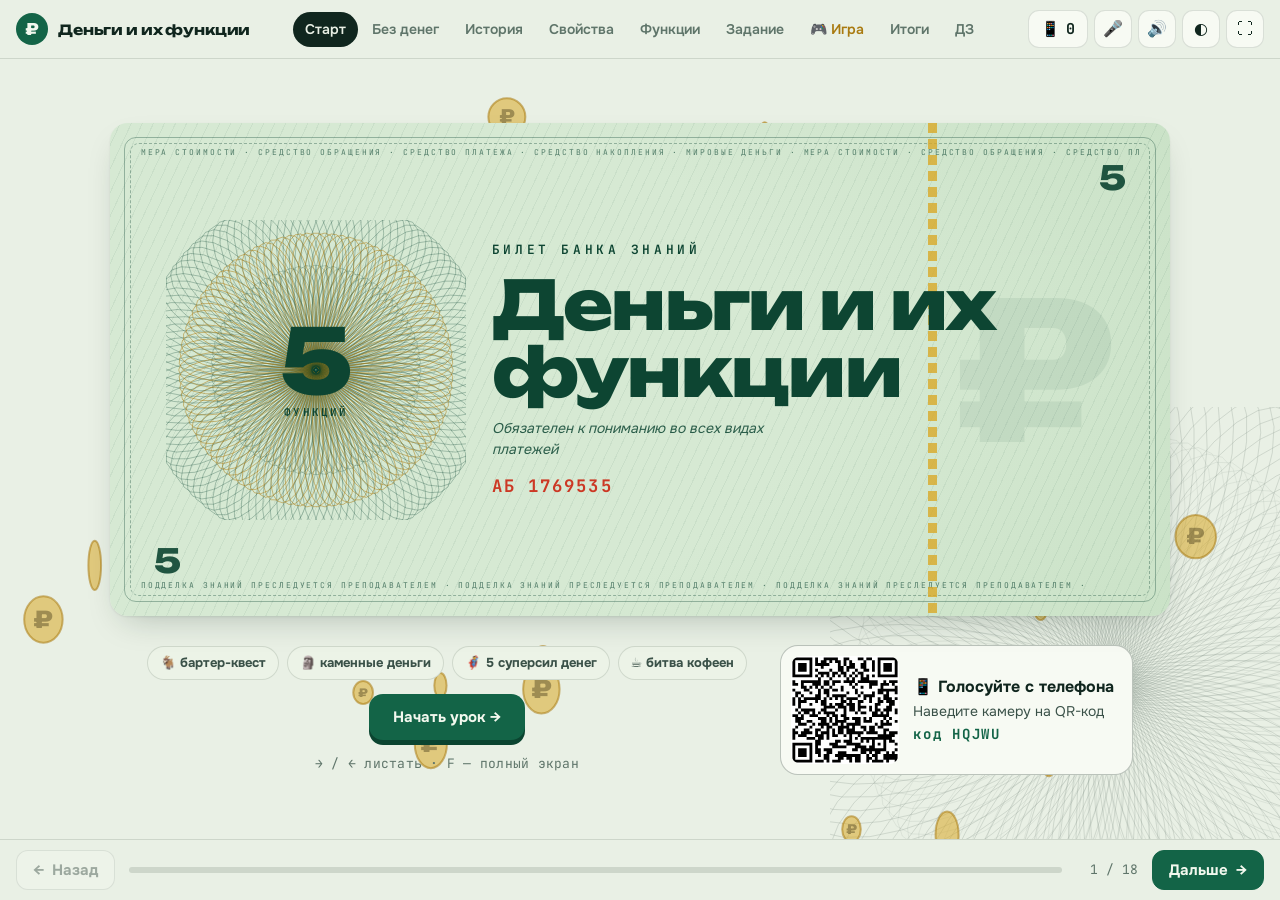
<file: docs/index.html>
<!doctype html>
<html lang="ru"><head><meta charset="utf-8"><meta name="viewport" content="width=device-width, initial-scale=1, viewport-fit=cover">
<title>Деньги и их функции</title>
<meta name="claude:viewport-fit-sides" content="cover">
<link rel="stylesheet" href="https://fonts.googleapis.com/css2?family=Unbounded:wght@500;600;700;800;900&family=Onest:wght@400;500;600;700;800&family=JetBrains+Mono:wght@500;600;700&display=swap">
<style>
/* Layout: full-viewport slide deck printed on mint banknote paper; the game is a dark vault scoreboard */
:root{
  --bg:#E9F0E5;
  --bg-2:#DCE7D6;
  --surface:#F7FAF3;
  --surface-2:#ECF3E7;
  --ink:#10261E;
  --ink-2:#3A5148;
  --muted:#5F756A;
  --line:rgba(16,38,30,.13);
  --line-2:rgba(16,38,30,.26);
  --brand:#136447;
  --brand-2:#0B4430;
  --on-brand:#F2F8EE;
  --gold:#A97A10;
  --gold-2:#D9A928;
  --gold-soft:#F2E2AC;
  --gold-ink:#231902;
  --f1:#2A5FD6; --f2:#0F8655; --f3:#C46A04; --f4:#C9306F; --f5:#6E43CF;
  --on-f:#FFFFFF;
  --ok:#0F8655; --bad:#CC3824;
  --shadow:0 1px 2px rgba(16,38,30,.08), 0 14px 34px -14px rgba(16,38,30,.28);
  --note-bg:#D6E9D3; --note-bg-2:#C3DEC0; --note-ink:#0D4532; --note-line:rgba(13,69,50,.34);
  --n5000:#C2643A; --n5000-2:#8C3B1C; --n5000-ink:#FFF3E4;
  --news-bg:#F1EBDC; --news-ink:#1A160F; --news-line:rgba(26,22,15,.25);
  --font-display:"Unbounded","Arial Black","Segoe UI",system-ui,sans-serif;
  --font-body:"Onest","Segoe UI",system-ui,-apple-system,sans-serif;
  --font-mono:"JetBrains Mono",Consolas,"Courier New",monospace;
  /* game: one dark vault look in both themes */
  --g-bg:#06120D; --g-bg-2:#0A1C14; --g-panel:#0E251B; --g-panel-2:#133222; --g-glow:#17432D;
  --g-line:rgba(242,193,78,.17); --g-ink:#EEF4EA; --g-muted:#93AB9D;
  --g-gold:#F2C14E; --g-gold-2:#FFE08F; --g-gold-3:#9A6B10;
  --team-a:#FF9F1C; --team-b:#2EC4F1;
  --g-ok:#2BD67B; --g-bad:#FF5A47; --g-evil:#C76BFF;
  --g-shadow:rgba(0,0,0,.65);
}
@media (prefers-color-scheme: dark){
  :root:not([data-theme="light"]){
    --bg:#0A1511; --bg-2:#0E1D17; --surface:#12241C; --surface-2:#172D23;
    --ink:#E6F0E7; --ink-2:#B2C5B9; --muted:#87A093; --line:rgba(230,240,231,.11); --line-2:rgba(230,240,231,.24);
    --brand:#3CC28E; --brand-2:#23936A; --on-brand:#05140D;
    --gold:#E7B947; --gold-2:#F2C752; --gold-soft:#3B3115; --gold-ink:#231902;
    --f1:#7BA2FF; --f2:#42D394; --f3:#F7A845; --f4:#FF74AB; --f5:#AE92FF; --on-f:#07120D;
    --ok:#42D394; --bad:#FF6B57;
    --shadow:0 1px 2px rgba(0,0,0,.4), 0 18px 40px -16px rgba(0,0,0,.75);
    --note-bg:#103529; --note-bg-2:#0C2B21; --note-ink:#C4EED8; --note-line:rgba(196,238,216,.3);
    color-scheme:dark;
  }
}
:root[data-theme="dark"]{
  --bg:#0A1511; --bg-2:#0E1D17; --surface:#12241C; --surface-2:#172D23;
  --ink:#E6F0E7; --ink-2:#B2C5B9; --muted:#87A093; --line:rgba(230,240,231,.11); --line-2:rgba(230,240,231,.24);
  --brand:#3CC28E; --brand-2:#23936A; --on-brand:#05140D;
  --gold:#E7B947; --gold-2:#F2C752; --gold-soft:#3B3115; --gold-ink:#231902;
  --f1:#7BA2FF; --f2:#42D394; --f3:#F7A845; --f4:#FF74AB; --f5:#AE92FF; --on-f:#07120D;
  --ok:#42D394; --bad:#FF6B57;
  --shadow:0 1px 2px rgba(0,0,0,.4), 0 18px 40px -16px rgba(0,0,0,.75);
  --note-bg:#103529; --note-bg-2:#0C2B21; --note-ink:#C4EED8; --note-line:rgba(196,238,216,.3);
  color-scheme:dark;
}

*,*::before,*::after{box-sizing:border-box}
[hidden]{display:none!important}
html{height:100%}
body{height:100%;margin:0;background:var(--bg);color:var(--ink);font-family:var(--font-body);font-size:16px;line-height:1.5;overflow:hidden;-webkit-font-smoothing:antialiased}
button{font:inherit;color:inherit}
h1,h2,h3,h4,p{margin:0}
:focus-visible{outline:3px solid var(--gold-2);outline-offset:3px;border-radius:6px}
.mono{font-family:var(--font-mono)}
.nums{font-variant-numeric:tabular-nums}

/* ---------- app frame ---------- */
.app{height:100%;display:grid;grid-template-rows:auto minmax(0,1fr) auto;grid-template-columns:minmax(0,1fr)}
.topbar{display:flex;align-items:center;gap:14px;padding-block:10px;padding-left:max(16px,env(safe-area-inset-left,0px));padding-right:max(16px,env(safe-area-inset-right,0px));border-bottom:1px solid var(--line);background:var(--bg);position:relative;z-index:5}
.brand{display:flex;align-items:center;gap:10px;font-family:var(--font-display);font-weight:700;font-size:14px;white-space:nowrap;letter-spacing:-.01em}
.brand-mark{width:32px;height:32px;border-radius:50%;display:grid;place-items:center;background:var(--brand);color:var(--on-brand);font-size:16px;font-weight:800;flex:none}
.secnav{display:flex;gap:2px;overflow-x:auto;scrollbar-width:none;flex:1;min-width:0;justify-content:center}
.secnav::-webkit-scrollbar{display:none}
.secnav button{border:0;background:transparent;padding:7px 12px;border-radius:999px;font-size:14px;font-weight:600;color:var(--muted);cursor:pointer;white-space:nowrap;transition:background .2s,color .2s}
.secnav button:hover{color:var(--ink);background:var(--surface-2)}
.secnav button.on{background:var(--ink);color:var(--bg)}
.secnav button.game-pill{color:var(--gold)}
.secnav button.game-pill.on{background:var(--gold-2);color:var(--gold-ink)}
.tools{display:flex;gap:6px;flex:none}
.icon-btn{width:38px;height:38px;border-radius:11px;border:1px solid var(--line);background:var(--surface);cursor:pointer;display:grid;place-items:center;font-size:16px;transition:background .2s}
.icon-btn:hover{background:var(--surface-2)}
.icon-btn.on{background:var(--ink);color:var(--bg)}

.deck{position:relative;overflow:hidden;overflow:clip}
.slide{overflow-anchor:none}
.deck-orn{position:absolute;right:-12vmin;bottom:-14vmin;width:62vmin;height:62vmin;pointer-events:none;opacity:.55;z-index:0}
.coins-canvas{position:absolute;inset:0;width:100%;height:100%;pointer-events:none;z-index:0;opacity:0;transition:opacity .6s}
.coins-canvas.on{opacity:1}
.slide{position:absolute;inset:0;z-index:1;overflow-y:auto;overflow-x:hidden;display:flex;flex-direction:column;padding-block:clamp(16px,3.6vh,48px);padding-left:max(16px,env(safe-area-inset-left,0px));padding-right:max(16px,env(safe-area-inset-right,0px));opacity:0;visibility:hidden;transform:translateX(3%);transition:opacity .45s ease,transform .55s cubic-bezier(.2,.8,.2,1),visibility 0s linear .55s}
.slide.is-active{opacity:1;visibility:visible;transform:none;transition:opacity .45s ease,transform .55s cubic-bezier(.2,.8,.2,1),visibility 0s}
.slide.is-past{transform:translateX(-3%)}
.slide-inner{position:relative;width:min(1340px,100%);margin:auto;display:flex;flex-direction:column;gap:clamp(16px,3.2vh,36px)}
.slide aside.notes{display:none}

.deckbar{display:flex;align-items:center;gap:14px;padding-block:10px;padding-left:max(16px,env(safe-area-inset-left,0px));padding-right:max(16px,env(safe-area-inset-right,0px));border-top:1px solid var(--line);background:var(--bg);position:relative;z-index:5}
.nav-btn{height:40px;padding:0 16px;border-radius:12px;border:1px solid var(--line-2);background:var(--surface);cursor:pointer;font-weight:700;font-size:15px;display:flex;align-items:center;gap:8px}
.nav-btn.primary{background:var(--brand);border-color:var(--brand);color:var(--on-brand)}
.nav-btn:disabled{opacity:.35;cursor:default}
.progress{flex:1;height:6px;border-radius:99px;background:var(--line);overflow:hidden}
.progress i{display:block;height:100%;width:0;background:linear-gradient(90deg,var(--brand),var(--gold-2));transition:width .45s cubic-bezier(.2,.8,.2,1)}
.counter{font-family:var(--font-mono);font-size:13px;color:var(--muted);font-variant-numeric:tabular-nums;white-space:nowrap}
.stepdots{display:flex;gap:5px}
.stepdots i{width:7px;height:7px;border-radius:50%;background:var(--line-2)}
.stepdots i.on{background:var(--gold-2)}

.notes-panel{position:fixed;z-index:30;right:max(16px,env(safe-area-inset-right,0px));bottom:calc(76px + env(safe-area-inset-bottom,0px));width:min(470px,calc(100vw - 32px));max-height:52vh;overflow:auto;background:var(--ink);color:var(--bg);border-radius:18px;padding:18px 20px 20px;box-shadow:var(--shadow);font-size:15px;line-height:1.55}
.notes-panel h4{font-family:var(--font-mono);font-size:12px;letter-spacing:.14em;text-transform:uppercase;opacity:.65;margin-bottom:8px;font-weight:600}
.notes-panel ul{margin:0;padding-left:18px;display:grid;gap:6px}
.notes-panel b{color:var(--gold-2)}

/* ---------- type ---------- */
.kicker{display:flex;flex-wrap:wrap;align-items:center;gap:10px;font-family:var(--font-mono);font-size:clamp(12px,.95vw,15px);letter-spacing:.14em;text-transform:uppercase;color:var(--brand);font-weight:600}
.badge-task{background:var(--gold-2);color:var(--gold-ink);padding:4px 10px;border-radius:7px;letter-spacing:.08em;font-weight:700}
.slide-head{display:flex;flex-direction:column;gap:clamp(8px,1.4vh,16px)}
h2{font-family:var(--font-display);font-weight:700;font-size:clamp(27px,3.5vw,58px);line-height:1.08;letter-spacing:-.015em;text-wrap:balance}
h3{font-family:var(--font-display);font-weight:700;font-size:clamp(17px,1.45vw,24px);line-height:1.2;letter-spacing:-.01em;text-wrap:balance}
.lead{font-size:clamp(17px,1.45vw,25px);color:var(--ink-2);max-width:62ch;text-wrap:pretty;line-height:1.45}
.txt{font-size:clamp(15px,1.15vw,20px);color:var(--ink-2);line-height:1.5;text-wrap:pretty}
.hl{color:var(--brand);font-weight:700}

[data-show]{transition:opacity .5s ease,transform .5s cubic-bezier(.2,.8,.2,1)}
[data-show]:not(.shown){opacity:0;transform:translateY(16px);pointer-events:none}

/* ---------- buttons, chips, cards ---------- */
.btn{display:inline-flex;align-items:center;justify-content:center;gap:10px;border:0;border-radius:14px;padding:14px 24px;font-weight:700;font-size:clamp(15px,1.15vw,19px);cursor:pointer;transition:transform .15s,box-shadow .15s,background .2s,opacity .2s;text-decoration:none;line-height:1.2}
.btn:active{transform:translateY(2px)}
.btn-primary{background:var(--brand);color:var(--on-brand);box-shadow:0 5px 0 var(--brand-2)}
.btn-primary:active{box-shadow:0 2px 0 var(--brand-2)}
.btn-gold{background:var(--gold-2);color:var(--gold-ink);box-shadow:0 5px 0 var(--gold)}
.btn-gold:active{box-shadow:0 2px 0 var(--gold)}
.btn-ghost{background:transparent;border:1.5px solid var(--line-2);color:var(--ink)}
.btn-sm{padding:9px 14px;font-size:14px;border-radius:10px}
.btn:disabled{opacity:.4;cursor:not-allowed}
.chip{display:inline-flex;align-items:center;gap:8px;padding:6px 12px;border-radius:999px;font-weight:700;font-size:clamp(13px,.95vw,15px);background:var(--surface-2);border:1px solid var(--line);color:var(--ink-2);white-space:nowrap}
.fn-chip{--c:var(--f1);background:color-mix(in srgb,var(--c) 13%,transparent);color:var(--c);border-color:color-mix(in srgb,var(--c) 38%,transparent)}
.chips{display:flex;flex-wrap:wrap;gap:8px}
.card{background:var(--surface);border:1px solid var(--line);border-radius:20px;padding:clamp(16px,1.6vw,26px)}
.hint{font-family:var(--font-mono);font-size:13px;color:var(--muted);letter-spacing:.02em}

/* ---------- title / banknote ---------- */
.title-wrap{align-items:center;text-align:center}
.banknote{position:relative;width:min(1060px,100%,max(560px,calc((100vh - 330px) * 2.15)));aspect-ratio:2.15/1;border-radius:18px;color:var(--note-ink);background:radial-gradient(120% 140% at 18% 50%,var(--note-bg) 0 40%,var(--note-bg-2) 100%);box-shadow:var(--shadow);overflow:hidden;animation:noteFloat 8s ease-in-out infinite;text-align:left}
.banknote::before{content:"";position:absolute;inset:0;background:repeating-linear-gradient(115deg,transparent 0 9px,var(--note-line) 9px 10px);opacity:.18;pointer-events:none}
.bn-frame{position:absolute;inset:clamp(8px,1.1vw,14px);border:1.5px solid var(--note-line);border-radius:12px;pointer-events:none}
.bn-frame::after{content:"";position:absolute;inset:5px;border:1px dashed var(--note-line);border-radius:9px}
.bn-micro{position:absolute;left:clamp(22px,2.4vw,34px);right:clamp(22px,2.4vw,34px);font-family:var(--font-mono);font-size:clamp(7px,.62vw,10px);letter-spacing:.24em;white-space:nowrap;overflow:hidden;opacity:.65}
.bn-micro.top{top:clamp(16px,1.9vw,26px)}
.bn-micro.bot{bottom:clamp(16px,1.9vw,26px)}
.bn-body{position:relative;height:100%;display:grid;grid-template-columns:minmax(0,.82fr) minmax(0,1.7fr);align-items:center;gap:clamp(10px,2vw,30px);padding:clamp(30px,4vw,56px) clamp(28px,4.4vw,64px)}
.bn-rosette{position:relative;aspect-ratio:1;width:100%;max-width:330px;justify-self:center}
.bn-rosette svg{position:absolute;inset:0;width:100%;height:100%;animation:spin 120s linear infinite}
.bn-rosette-num{position:absolute;inset:0;display:grid;place-items:center;align-content:center;font-family:var(--font-display);font-weight:800;font-size:clamp(46px,7vw,112px);line-height:.9;color:var(--note-ink)}
.bn-rosette-num small{display:block;font-family:var(--font-mono);font-size:clamp(9px,.85vw,13px);letter-spacing:.2em;font-weight:600;text-transform:uppercase;margin-top:6px;text-align:center}
.bn-text{position:relative;z-index:1;display:flex;flex-direction:column;gap:clamp(6px,1vw,14px)}
.bn-issuer{font-family:var(--font-mono);font-size:clamp(10px,1vw,15px);letter-spacing:.28em;text-transform:uppercase;font-weight:600}
.bn-title{font-family:var(--font-display);font-weight:800;font-size:clamp(32px,5.3vw,84px);line-height:.98;letter-spacing:-.025em;text-wrap:balance}
.bn-sub{font-size:clamp(12px,1.1vw,17px);font-style:italic;opacity:.85;max-width:36ch}
.bn-serial{font-family:var(--font-mono);font-weight:700;font-size:clamp(13px,1.35vw,22px);letter-spacing:.12em;color:var(--bad)}
.bn-corner{position:absolute;font-family:var(--font-display);font-weight:800;font-size:clamp(20px,2.6vw,40px);line-height:1;opacity:.9}
.bn-corner.tr{top:clamp(26px,3vw,40px);right:clamp(28px,3.4vw,46px)}
.bn-corner.bl{bottom:clamp(26px,3vw,40px);left:clamp(28px,3.4vw,46px)}
.bn-thread{position:absolute;top:0;bottom:0;right:22%;width:clamp(6px,.7vw,10px);background:repeating-linear-gradient(180deg,var(--gold-2) 0 10px,transparent 10px 16px);opacity:.8}
.bn-water{position:absolute;right:5%;top:50%;transform:translateY(-50%);font-family:var(--font-display);font-weight:800;font-size:clamp(90px,15vw,240px);line-height:1;opacity:.07;pointer-events:none}
.title-cta{display:flex;flex-direction:column;align-items:center;gap:14px}
.title-meta{display:flex;flex-wrap:wrap;justify-content:center;gap:8px}

/* ---------- barter quest ---------- */
.barter{position:relative;display:grid;grid-template-columns:minmax(220px,290px) minmax(0,1fr);gap:clamp(14px,2vw,30px);align-items:start}
.barter-you{display:flex;flex-direction:column;align-items:center;gap:10px;text-align:center}
.you-label{font-family:var(--font-mono);font-size:12px;letter-spacing:.16em;text-transform:uppercase;color:var(--muted)}
.you-item{font-size:clamp(66px,7.5vw,116px);line-height:1.05}
.you-item.pop{animation:pop .5s cubic-bezier(.2,1.6,.4,1)}
.you-name{font-family:var(--font-display);font-weight:700;font-size:clamp(18px,1.5vw,26px)}
.barter-goal{padding:8px 14px;border-radius:12px;background:var(--gold-soft);color:var(--ink);font-weight:700}
.barter-stats{display:grid;grid-template-columns:repeat(3,1fr);gap:6px;width:100%}
.barter-stats div{background:var(--surface-2);border-radius:12px;padding:8px 4px;font-size:12px;color:var(--muted)}
.barter-stats b{display:block;font-family:var(--font-display);font-size:20px;color:var(--ink);font-variant-numeric:tabular-nums}
.barter-traders{display:grid;grid-template-columns:repeat(3,minmax(0,1fr));gap:clamp(10px,1.1vw,16px)}
.trader{display:flex;flex-direction:column;gap:10px;text-align:left;cursor:pointer;border:2px solid var(--line);background:var(--surface);border-radius:20px;padding:clamp(12px,1.2vw,18px);transition:transform .15s,border-color .2s,background .2s}
.trader:hover{transform:translateY(-3px);border-color:var(--line-2)}
.trader-top{display:flex;gap:12px;align-items:center}
.trader-ava{font-size:clamp(34px,3.2vw,48px);line-height:1}
.trader-name{font-weight:800;font-size:clamp(15px,1.15vw,19px);line-height:1.2}
.trader-role{font-size:13px;color:var(--muted)}
.trader-rows{display:grid;grid-template-columns:1fr 1fr;gap:8px}
.trader-row{display:flex;flex-direction:column;align-items:center;background:var(--surface-2);border-radius:12px;padding:6px 8px;font-size:12px;color:var(--muted);font-weight:600;text-transform:uppercase;letter-spacing:.06em}
.trader-row .big{font-size:clamp(26px,2.4vw,36px);line-height:1.15;text-transform:none}
.trader-say{min-height:2.9em;font-size:clamp(13px,1vw,15px);line-height:1.4;color:var(--ink-2);font-weight:500}
.trader.is-no{border-color:var(--bad);animation:shake .45s}
.trader.is-no .trader-say{color:var(--bad)}
.trader.is-done{border-color:var(--ok);background:color-mix(in srgb,var(--ok) 8%,var(--surface));cursor:default}
.trader.is-done:hover{transform:none}
.trader.is-done .trader-say{color:var(--ok);font-weight:700}
.barter-win{position:absolute;inset:-10px;z-index:3;display:grid;place-items:center;background:color-mix(in srgb,var(--bg) 72%,transparent);backdrop-filter:blur(6px);border-radius:24px;padding:16px}
.win-card{max-width:640px;text-align:center;display:flex;flex-direction:column;align-items:center;gap:14px;box-shadow:var(--shadow);animation:pop .5s cubic-bezier(.2,1.4,.4,1)}
.win-card .big{font-size:84px;line-height:1}
.win-stats{display:flex;gap:10px;flex-wrap:wrap;justify-content:center}

/* ---------- barter problems ---------- */
.probs{display:grid;grid-template-columns:repeat(4,minmax(0,1fr));gap:clamp(12px,1.3vw,20px)}
.prob{display:flex;flex-direction:column;gap:12px}
.prob-ico{font-size:clamp(40px,3.8vw,58px);line-height:1}
.prob .txt{flex:1}
.prob-sol{display:flex;flex-direction:column;gap:6px;padding-top:12px;border-top:1px dashed var(--line-2)}
.prob-sol span{font-size:12px;font-family:var(--font-mono);letter-spacing:.1em;text-transform:uppercase;color:var(--muted)}
.prob-sol .sol-txt{font-size:clamp(14px,1.05vw,18px);font-weight:600;color:var(--ink);line-height:1.4;text-wrap:pretty}
.prob-sol .chip{align-self:flex-start}
.bigline{font-family:var(--font-display);font-weight:700;font-size:clamp(20px,2vw,34px);line-height:1.25;text-align:center;text-wrap:balance}
.bigline em{font-style:normal;color:var(--brand)}

/* ---------- what is money ---------- */
.two{display:grid;grid-template-columns:minmax(0,1.05fr) minmax(0,1fr);gap:clamp(20px,3.4vw,56px);align-items:center}
.def{font-family:var(--font-display);font-weight:600;font-size:clamp(21px,2.2vw,38px);line-height:1.25;letter-spacing:-.01em;text-wrap:balance}
.def mark{background:linear-gradient(transparent 58%,var(--gold-soft) 58%);color:inherit;padding:0 .08em}
.note5k-wrap{display:flex;flex-direction:column;gap:16px;align-items:center}
.note5k{position:relative;width:min(520px,100%);aspect-ratio:2.1/1;border-radius:14px;background:linear-gradient(135deg,var(--n5000),var(--n5000-2));color:var(--n5000-ink);box-shadow:var(--shadow);overflow:hidden;transform:rotate(-3deg)}
.note5k::before{content:"";position:absolute;inset:8px;border:1.5px solid color-mix(in srgb,var(--n5000-ink) 45%,transparent);border-radius:9px}
.note5k::after{content:"";position:absolute;inset:0;background:repeating-radial-gradient(circle at 26% 50%,transparent 0 7px,color-mix(in srgb,var(--n5000-ink) 14%,transparent) 7px 8px)}
.note5k-num{position:absolute;right:7%;top:12%;font-family:var(--font-display);font-weight:800;font-size:clamp(40px,5.4vw,84px);line-height:1;z-index:1}
.note5k-lbl{position:absolute;left:7%;bottom:14%;font-family:var(--font-mono);letter-spacing:.2em;font-size:clamp(10px,.9vw,13px);z-index:1;text-transform:uppercase}
.price-tags{display:grid;grid-template-columns:1fr 1fr;gap:12px;width:min(520px,100%)}
.ptag{border-radius:16px;padding:14px 16px;background:var(--surface);border:1px solid var(--line)}
.ptag span{display:block;font-size:13px;color:var(--muted);font-weight:600}
.ptag b{font-family:var(--font-display);font-size:clamp(20px,1.8vw,30px)}
.trust{width:min(520px,100%);padding:14px 18px;border-radius:18px;background:var(--brand);color:var(--on-brand);font-size:clamp(15px,1.15vw,19px);line-height:1.45;font-weight:500}
.trust b{display:block;font-family:var(--font-display);font-weight:700;font-size:clamp(16px,1.3vw,22px);line-height:1.25;margin-bottom:6px}

/* ---------- Yap ---------- */
.yap-art{width:100%;max-width:560px;justify-self:center;border-radius:24px;overflow:hidden;background:var(--surface);border:1px solid var(--line)}
.yap-art svg{display:block;width:100%;height:auto}
.story{display:flex;flex-direction:column;gap:12px}
.story-beat{display:grid;grid-template-columns:auto 1fr;gap:14px;align-items:start}
.story-beat .n{width:44px;height:44px;border-radius:50%;display:grid;place-items:center;background:var(--surface);border:1px solid var(--line-2);font-family:var(--font-display);font-weight:800;font-size:20px}
.story-beat.final .n{background:var(--gold-2);color:var(--gold-ink);border-color:transparent}
.story-beat .txt b:first-child{color:var(--ink)}

/* ---------- timeline ---------- */
.tl{display:flex;flex-direction:column;gap:clamp(14px,2.4vh,28px)}
.tl-track{position:relative;display:grid;grid-template-columns:repeat(6,minmax(0,1fr));gap:6px}
.tl-track::before{content:"";position:absolute;left:8%;right:8%;top:23px;height:3px;background:var(--line-2);border-radius:3px}
.tl-fill{position:absolute;left:8%;top:23px;height:3px;background:var(--brand);border-radius:3px;transition:width .5s cubic-bezier(.2,.8,.2,1)}
.tl-node{position:relative;display:flex;flex-direction:column;align-items:center;gap:6px;border:0;background:none;cursor:pointer;padding:0 2px;text-align:center}
.tl-dot{width:48px;height:48px;border-radius:50%;display:grid;place-items:center;font-size:22px;background:var(--surface);border:3px solid var(--line-2);transition:transform .3s,border-color .3s,background .3s}
.tl-node.past .tl-dot{border-color:var(--brand)}
.tl-node.on .tl-dot{transform:scale(1.18);border-color:var(--brand);background:var(--brand)}
.tl-name{font-weight:800;font-size:clamp(12px,1vw,16px);line-height:1.2}
.tl-era{font-family:var(--font-mono);font-size:clamp(10px,.8vw,12px);color:var(--muted)}
.tl-panel{display:grid;grid-template-columns:auto minmax(0,1fr) minmax(0,1.08fr);gap:clamp(16px,2.2vw,34px);align-items:center}
.tl-art{font-size:clamp(80px,10vw,160px);line-height:1;width:1.25em;text-align:center}
.tl-art.swap{animation:pop .5s cubic-bezier(.2,1.5,.4,1)}
.tl-body{display:flex;flex-direction:column;gap:12px}

/* ---------- properties ---------- */
/* museum of failed money: exhibits under a spotlight with a plaque; an opened exhibit fills the slide */
.mx-board{display:grid;grid-template-columns:repeat(3,minmax(0,1fr));gap:clamp(10px,1.4vw,18px)}
.mx{--spot:color-mix(in srgb,var(--gold-2) 20%,transparent);position:relative;display:flex;flex-direction:column;align-items:center;gap:clamp(8px,1.4vh,14px);padding:clamp(16px,2.6vh,30px) 0 0;border-radius:20px;border:1px solid var(--line);background:radial-gradient(70% 75% at 50% 0%,var(--spot),transparent 72%),var(--surface);color:var(--ink);text-align:center;cursor:pointer;overflow:hidden;transition:transform .2s,border-color .2s,box-shadow .2s}
.mx:hover{transform:translateY(-4px);border-color:color-mix(in srgb,var(--gold-2) 60%,transparent);box-shadow:var(--shadow)}
.mx.done{--spot:color-mix(in srgb,var(--ok) 16%,transparent)}
.mx-no{position:absolute;top:12px;left:16px;font-family:var(--font-mono);font-size:12px;font-weight:700;color:var(--muted)}
.mx-e{font-size:clamp(48px,5.2vw,80px);line-height:1;filter:drop-shadow(0 14px 12px rgba(0,0,0,.3))}
.mx-plq{align-self:stretch;display:flex;flex-direction:column;gap:3px;margin-top:auto;padding:12px 14px 14px;border-top:1px solid var(--line);background:color-mix(in srgb,var(--surface-2) 70%,transparent)}
.mx-plq small{font-family:var(--font-mono);font-size:11px;font-weight:600;letter-spacing:.1em;text-transform:uppercase;color:var(--muted)}
.mx-plq b{font-family:var(--font-display);font-weight:700;font-size:clamp(15px,1.35vw,22px);line-height:1.2}
.mx-plq em{font-style:normal;font-weight:700;font-size:clamp(12px,1vw,15px);color:var(--ok)}
.mx-foot{display:flex;align-items:center;justify-content:space-between;gap:12px;min-height:38px;margin-top:clamp(10px,1.6vh,16px)}
.mx-sum{font-weight:700;font-size:clamp(15px,1.25vw,20px);animation:cardIn .5s cubic-bezier(.2,.8,.2,1)}
.mx-open{display:grid;grid-template-columns:minmax(0,.85fr) minmax(0,1.15fr);gap:clamp(14px,2.4vw,36px);animation:cardIn .4s cubic-bezier(.2,.8,.2,1)}
.mx-case{position:relative;display:flex;flex-direction:column;align-items:center;justify-content:center;gap:clamp(8px,1.4vh,14px);padding:clamp(24px,3vh,40px) clamp(14px,1.6vw,24px) clamp(14px,2vh,22px);border-radius:22px;border:1px solid var(--line);background:radial-gradient(70% 60% at 50% 0%,color-mix(in srgb,var(--gold-2) 24%,transparent),transparent 72%),var(--surface);text-align:center}
.mx-case .mx-e{font-size:clamp(84px,9.5vw,150px)}
.mx-big{font-family:var(--font-display);font-weight:800;font-size:clamp(18px,1.9vw,30px);line-height:1.15;color:var(--gold);overflow-wrap:anywhere}
.mx-label{align-self:stretch;padding:12px 14px;border-radius:14px;background:var(--surface-2);text-align:left;font-size:clamp(14px,1.05vw,17px);line-height:1.45;color:var(--ink-2);animation:cardIn .45s cubic-bezier(.2,.8,.2,1)}
.mx-label b{color:var(--ink)}
.mx-label .ok,.mx-label .bad{font-weight:800}
.mx-label .ok{color:var(--ok)}
.mx-label .bad{color:var(--bad)}
.mx-info{display:flex;flex-direction:column;justify-content:center;gap:clamp(8px,1.4vh,14px);min-width:0}
.mx-at{font-family:var(--font-mono);font-size:clamp(12px,.95vw,14px);font-weight:700;letter-spacing:.12em;text-transform:uppercase;color:var(--brand)}
.mx-t{font-size:clamp(24px,2.6vw,42px)}
.mx-x{font-size:clamp(15px,1.25vw,21px);line-height:1.5;color:var(--ink-2);text-wrap:pretty}
.mx-poll{margin-top:4px}
.mx-nav{grid-column:1/-1;display:flex;justify-content:space-between;gap:12px}

/* ---------- functions ---------- */
.fgrid{display:grid;grid-template-columns:repeat(5,minmax(0,1fr));gap:clamp(10px,1.2vw,18px)}
.fcard{--c:var(--f1);display:flex;flex-direction:column;gap:10px;text-align:left;cursor:pointer;background:var(--surface);border:2px solid color-mix(in srgb,var(--c) 30%,transparent);border-radius:22px;padding:clamp(14px,1.4vw,22px);min-height:clamp(220px,34vh,330px);transition:transform .2s,box-shadow .2s,border-color .2s}
.fcard:hover{transform:translateY(-6px);border-color:var(--c);box-shadow:0 18px 40px -20px var(--c)}
.fnum{font-family:var(--font-mono);font-weight:700;color:var(--c);font-size:14px;letter-spacing:.1em}
.fico{font-size:clamp(42px,4vw,64px);line-height:1;margin-block:auto 4px}
.fname{font-family:var(--font-display);font-weight:700;font-size:clamp(15px,1.3vw,22px);line-height:1.15;text-wrap:balance}
.fnick{color:var(--c);font-weight:800;font-size:clamp(13px,1vw,16px)}
.fslide{--c:var(--f1)}
.f-layout{display:grid;grid-template-columns:minmax(0,1fr) minmax(0,1.08fr);gap:clamp(20px,3.2vw,52px);align-items:center}
.f-left{display:flex;flex-direction:column;gap:clamp(12px,2vh,22px)}
.f-badge{display:inline-flex;align-items:center;gap:10px;align-self:flex-start;padding:7px 14px 7px 8px;border-radius:999px;background:color-mix(in srgb,var(--c) 13%,transparent);color:var(--c);font-family:var(--font-mono);font-weight:700;font-size:13px;letter-spacing:.1em;text-transform:uppercase}
.f-badge i{font-style:normal;width:30px;height:30px;border-radius:50%;display:grid;place-items:center;background:var(--c);color:var(--on-f);font-size:15px}
.f-title{display:flex;align-items:center;gap:16px}
.f-title .ico{font-size:clamp(46px,4.6vw,76px);line-height:1}
.f-def{font-size:clamp(18px,1.55vw,27px);line-height:1.4;color:var(--ink);font-weight:500;text-wrap:pretty}
.f-def b{color:var(--c)}
.f-mark{display:flex;flex-direction:column;gap:8px}
.f-mark-t{font-family:var(--font-mono);font-size:12px;letter-spacing:.14em;text-transform:uppercase;color:var(--muted);font-weight:600}
.widget{display:flex;flex-direction:column;gap:16px}
.widget-t{display:flex;align-items:center;justify-content:space-between;gap:10px;font-family:var(--font-mono);font-size:12px;letter-spacing:.14em;text-transform:uppercase;color:var(--muted);font-weight:600}
.range{width:100%;accent-color:var(--c);height:28px}
.ratio-out{display:grid;grid-template-columns:1fr 1fr;gap:12px}
.ratio-box{border-radius:16px;padding:16px;background:var(--surface-2)}
.ratio-box span{display:block;font-size:13px;color:var(--muted);font-weight:600}
.ratio-box b{display:block;font-family:var(--font-display);font-weight:800;font-size:clamp(24px,2.6vw,46px);line-height:1.1;font-variant-numeric:tabular-nums;word-break:break-all}
.ratio-box.bad b{color:var(--bad)}
.ratio-box.good b{color:var(--c)}
.ex{display:flex;gap:14px;align-items:flex-start;padding:14px 16px;border-radius:16px;background:var(--surface-2);font-size:clamp(14px,1.05vw,18px);line-height:1.45}
.ex .e{font-size:30px;line-height:1}

.tdt{display:flex;align-items:center;justify-content:center;gap:clamp(8px,1.4vw,22px);padding:clamp(16px,2vw,28px) 8px}
.tdt-node{display:flex;flex-direction:column;align-items:center;gap:6px}
.tdt-e{width:clamp(70px,7.5vw,118px);aspect-ratio:1;border-radius:50%;display:grid;place-items:center;font-size:clamp(34px,3.6vw,58px);background:var(--surface-2);border:3px solid var(--line-2)}
.tdt-node.d .tdt-e{background:color-mix(in srgb,var(--c) 16%,var(--surface));border-color:var(--c);animation:pulse 2.2s ease-in-out infinite}
.tdt-l{font-family:var(--font-display);font-weight:800;font-size:clamp(18px,1.6vw,26px)}
.tdt-s{font-size:13px;color:var(--muted);font-weight:600}
.tdt-arrow{font-size:clamp(22px,2.4vw,38px);color:var(--c);animation:nudge 1.4s ease-in-out infinite}

.tl3{display:flex;flex-direction:column;gap:12px}
.tl3-row{display:grid;grid-template-columns:minmax(120px,170px) minmax(0,1fr);gap:14px;align-items:center}
.tl3-name{font-weight:800;font-size:clamp(13px,1vw,16px);line-height:1.25}
.tl3-name small{display:block;font-weight:500;color:var(--muted)}
.tl3-axis{position:relative;height:64px;border-radius:14px;background:var(--surface-2)}
.tl3-axis::before{content:"";position:absolute;left:14px;right:14px;top:50%;height:2px;background:var(--line-2)}
.tl3-pin{position:absolute;top:50%;transform:translate(-50%,-50%);display:flex;flex-direction:column;align-items:center;font-size:26px;line-height:1}
.tl3-pin small{font-size:10px;font-family:var(--font-mono);color:var(--muted);margin-top:2px;white-space:nowrap}
.tl3-pin.move{animation:slidePay 3.4s cubic-bezier(.5,0,.3,1) infinite}

.infl{display:grid;grid-template-columns:minmax(0,1fr) minmax(0,1fr);gap:16px;align-items:center}
.infl-controls{display:flex;flex-direction:column;gap:12px}
.infl-controls label{display:flex;flex-direction:column;gap:2px;font-size:14px;font-weight:600;color:var(--ink-2)}
.infl-controls label b{font-family:var(--font-display);color:var(--ink);font-variant-numeric:tabular-nums}
.infl-vis{display:flex;flex-direction:column;align-items:center;gap:10px;text-align:center}
.mini-note{width:min(240px,100%);aspect-ratio:2.1/1;border-radius:10px;background:linear-gradient(135deg,var(--n5000),var(--n5000-2));display:grid;place-items:center;color:var(--n5000-ink);font-family:var(--font-display);font-weight:800;font-size:clamp(16px,1.6vw,24px);transition:transform .5s cubic-bezier(.2,.8,.2,1),filter .5s;box-shadow:var(--shadow);font-variant-numeric:tabular-nums}
.infl-out{font-size:clamp(14px,1.05vw,17px);color:var(--ink-2)}
.infl-out b{display:block;font-family:var(--font-display);font-size:clamp(24px,2.4vw,40px);color:var(--c);font-variant-numeric:tabular-nums}

.globe{position:relative;width:min(470px,100%);aspect-ratio:1;justify-self:center}
.globe svg{width:100%;height:100%;display:block}
.cur-node{position:absolute;transform:translate(-50%,-50%);width:clamp(52px,5vw,74px);aspect-ratio:1;border-radius:50%;display:grid;place-items:center;font-family:var(--font-display);font-weight:800;font-size:clamp(20px,2vw,30px);background:var(--surface);border:3px solid var(--c);color:var(--c);box-shadow:var(--shadow)}
.cur-node.gold{border-color:var(--gold-2);color:var(--gold)}

/* ---------- quiz ---------- */
.quiz{display:flex;flex-direction:column;gap:clamp(12px,2vh,22px)}
.rq{display:grid;grid-template-columns:minmax(0,1.1fr) minmax(0,1fr);gap:clamp(16px,2.6vw,40px);align-items:stretch}
.qcard{display:flex;flex-direction:column;gap:clamp(10px,1.6vh,18px);justify-content:center;position:relative}
.rq-sum{grid-column:1/-1;align-items:center;text-align:center}
.rq-n{font-family:var(--font-mono);font-size:clamp(12px,.95vw,14px);font-weight:700;letter-spacing:.12em;text-transform:uppercase;color:var(--brand)}
/* the route: six stops on a dashed line, the 1 000 ₽ note slides above the current one */
.route{position:relative;display:grid;grid-template-columns:repeat(6,minmax(0,1fr));padding-top:30px}
.route::before{content:"";position:absolute;left:calc(100% / 12);right:calc(100% / 12);top:56px;border-top:3px dashed var(--line-2)}
.rt{display:flex;flex-direction:column;align-items:center;gap:4px;text-align:center;min-width:0}
.rt-dot{position:relative;z-index:1;width:52px;height:52px;border-radius:50%;display:grid;place-items:center;font-size:26px;background:var(--surface);border:2px solid var(--line-2);transition:transform .3s,border-color .3s,background .3s,box-shadow .3s}
.rt.cur .rt-dot{border-color:var(--gold-2);box-shadow:0 0 0 5px color-mix(in srgb,var(--gold-2) 25%,transparent);transform:scale(1.08)}
.rt.done .rt-dot{border-color:var(--c);background:color-mix(in srgb,var(--c) 16%,var(--surface))}
.rt-f{position:absolute;right:-8px;bottom:-6px;font-style:normal;font-size:16px;line-height:1}
.rt-f:empty{display:none}
.rt-at{font-weight:700;font-size:clamp(12px,.95vw,15px);color:var(--muted)}
.rt.cur .rt-at,.rt.done .rt-at{color:var(--ink)}
.rt-fn{font-weight:800;font-size:clamp(11px,.85vw,13px);line-height:1.2;color:var(--c)}
.rt-fn:empty{display:none}
.rt-note{position:absolute;top:0;transform:translateX(-50%);padding:2px 10px;border-radius:6px;border:1.5px solid var(--note-line);background:var(--note-bg);color:var(--note-ink);font-family:var(--font-display);font-weight:800;font-size:12px;white-space:nowrap;transition:left .8s cubic-bezier(.5,0,.2,1)}
.qe{font-size:clamp(52px,5.6vw,92px);line-height:1}
.qt{font-family:var(--font-display);font-weight:700;font-size:clamp(19px,1.8vw,30px);line-height:1.25;text-wrap:balance}
.qexpl{padding:14px 16px;border-radius:16px;background:var(--surface-2);font-size:clamp(14px,1.08vw,18px);line-height:1.45}
.qexpl b{color:var(--ok)}
.qexpl.bad b{color:var(--bad)}
.qside{display:flex;flex-direction:column;gap:16px;justify-content:center;min-width:0}
.qopts{display:flex;flex-direction:column;gap:8px}
.globe .arc{fill:none;stroke:var(--f5);stroke-width:.7;stroke-dasharray:2 2.4;opacity:.65;animation:dash 4s linear infinite}
@keyframes dash{to{stroke-dashoffset:-26}}
.qopt{--c:var(--f1);display:flex;align-items:center;gap:14px;padding:clamp(8px,1.2vh,14px) 16px;border-radius:16px;border:2px solid color-mix(in srgb,var(--c) 35%,transparent);background:color-mix(in srgb,var(--c) 7%,var(--surface));font-weight:800;font-size:clamp(15px,1.25vw,21px);cursor:pointer;text-align:left;transition:transform .15s,background .2s,opacity .2s}
.qopt:hover:not(:disabled){transform:translateX(4px)}
.qopt .e{font-size:1.5em;line-height:1}
.qopt .qo{display:flex;flex-direction:column;gap:1px;line-height:1.2}
.qopt .qo small{font-weight:600;font-size:clamp(12px,.9vw,14px);color:var(--muted)}
.qopt.right .qo small{color:inherit;opacity:.85}
.qopt .k{margin-left:auto;font-family:var(--font-mono);font-size:12px;color:var(--muted);font-weight:600}
.qopt.right{background:var(--c);color:var(--on-f);border-color:var(--c)}
.qopt.right .k{color:var(--on-f)}
.qopt.wrong{border-color:var(--bad);opacity:.55;text-decoration:line-through}
.qopt:disabled{cursor:default}
.qscore{display:flex;align-items:center;justify-content:space-between;gap:12px;flex-wrap:wrap}

/* ---------- game intro / final slide ---------- */
.rules{display:grid;grid-template-columns:repeat(3,minmax(0,1fr));gap:clamp(10px,1.2vw,18px)}
.rule{display:grid;grid-template-columns:auto minmax(0,1fr);gap:14px;align-items:start}
.rule-ico{font-size:clamp(30px,2.8vw,44px);line-height:1}
.rule h3{margin-bottom:4px}
.shop-teaser{display:flex;flex-wrap:wrap;gap:8px}
.shop-teaser .chip.evil{color:var(--bad);border-color:color-mix(in srgb,var(--bad) 35%,transparent);background:color-mix(in srgb,var(--bad) 8%,transparent)}
.shop-teaser .chip.good{color:var(--ok);border-color:color-mix(in srgb,var(--ok) 35%,transparent);background:color-mix(in srgb,var(--ok) 8%,transparent)}
.cta-row{display:flex;flex-wrap:wrap;gap:12px;align-items:center}
.sum5{display:grid;grid-template-columns:repeat(5,minmax(0,1fr));gap:12px}
.sum5 .card{--c:var(--f1);display:flex;flex-direction:column;gap:6px;border-color:color-mix(in srgb,var(--c) 35%,transparent)}
.sum5 .e{font-size:36px;line-height:1}
.sum5 b{font-family:var(--font-display);font-size:clamp(14px,1.1vw,18px);line-height:1.2;color:var(--c)}
.sum5 span{font-size:clamp(13px,.95vw,15px);color:var(--ink-2);line-height:1.4}
.final-q{display:flex;gap:16px;align-items:center;padding:clamp(16px,2vw,26px);border-radius:22px;background:var(--ink);color:var(--bg)}
.final-q .e{font-size:48px;line-height:1}
.final-q p{font-size:clamp(16px,1.4vw,24px);font-weight:600;line-height:1.35}

/* ---------- polls (presenter side) ---------- */
.poll{display:flex;flex-direction:column;gap:10px}
.poll-q{font-weight:700;font-size:clamp(15px,1.2vw,20px);line-height:1.35;color:var(--ink);text-wrap:pretty}
.poll-opts{display:grid;grid-template-columns:repeat(2,minmax(0,1fr));gap:8px}
.poll-opts.col{grid-template-columns:minmax(0,1fr)}
.popt{position:relative;overflow:hidden;display:flex;align-items:center;gap:10px;padding:11px 14px;border-radius:14px;border:2px solid var(--line-2);background:var(--surface);font-weight:700;font-size:clamp(14px,1.1vw,18px);line-height:1.3;text-align:left;color:var(--ink);cursor:pointer;transition:border-color .2s,background .2s,opacity .2s}
.popt:hover{border-color:var(--brand)}
.popt .pl{position:relative;z-index:1;flex:1}
.popt .pbar{position:absolute;z-index:0;left:0;top:0;bottom:0;width:0;background:color-mix(in srgb,var(--brand) 15%,transparent);transition:width .5s cubic-bezier(.2,.8,.2,1);pointer-events:none}
.popt .pn{position:relative;z-index:1;font-style:normal;font-family:var(--font-mono);font-size:13px;font-weight:700;color:var(--ink-2);font-variant-numeric:tabular-nums}
.popt .pn:not(:empty){padding:2px 9px;border-radius:99px;background:var(--surface-2)}
.poll.revealed .popt{cursor:default}
.popt.right{border-color:var(--ok);background:color-mix(in srgb,var(--ok) 13%,var(--surface))}
.popt.right .pl::after{content:" ✓";color:var(--ok);font-weight:800}
.popt.wrong{border-color:var(--bad);background:color-mix(in srgb,var(--bad) 8%,var(--surface))}
.popt.dim{opacity:.55}
.pmeta{font-family:var(--font-mono);font-size:12px;color:var(--muted)}
.pmeta:empty{display:none}
.no-live .live-only,.no-live .pmeta,.no-live .poll .pn{display:none!important}

/* ---------- live: phones ---------- */
.live-btn{height:38px;padding:0 12px;border-radius:11px;border:1px solid var(--line);background:var(--surface);cursor:pointer;display:flex;align-items:center;gap:6px;font-size:15px;color:var(--ink)}
.live-btn b{font-family:var(--font-mono);font-variant-numeric:tabular-nums}
.live-btn.off{opacity:.55}
.live-on .live-btn{border-color:var(--brand);color:var(--brand)}
.title-cta{flex-direction:row;flex-wrap:wrap;justify-content:center;align-items:center;gap:clamp(14px,2.6vw,40px)}
.title-main{display:flex;flex-direction:column;align-items:center;gap:14px}
.join{display:flex;align-items:center;gap:14px;padding:10px 18px 10px 10px;border-radius:18px;border:1.5px solid var(--line-2);background:var(--surface);cursor:pointer;text-align:left;color:var(--ink);font:inherit;transition:transform .15s,border-color .2s}
.join:hover{transform:translateY(-2px);border-color:var(--brand)}
.join-qr{width:clamp(84px,12vh,120px);aspect-ratio:1;border-radius:10px;overflow:hidden;background:#fff;flex:none}
.join-qr svg,.live-qr svg{display:block;width:100%;height:100%}
.join-txt{display:flex;flex-direction:column;gap:2px;font-size:14px;color:var(--ink-2)}
.join-txt b{font-size:16px;color:var(--ink)}
.join-txt .mono{font-weight:700;letter-spacing:.12em;color:var(--brand)}
.live-ov{position:fixed;inset:0;z-index:90;display:grid;place-items:center;padding:16px;background:color-mix(in srgb,var(--bg) 84%,transparent);backdrop-filter:blur(8px)}
.live-card{display:grid;grid-template-columns:auto minmax(0,1fr);gap:clamp(18px,3vw,48px);align-items:center;width:min(1120px,100%);max-height:100%;overflow:auto;padding:clamp(16px,2.6vw,40px);border-radius:28px;background:var(--surface);border:1px solid var(--line);box-shadow:var(--shadow);color:var(--ink)}
.live-qr{width:min(58vh,460px,80vw);aspect-ratio:1;background:#fff;border-radius:18px;padding:10px}
.live-info{display:flex;flex-direction:column;gap:14px;min-width:0}
.live-url{word-break:break-all;font-size:clamp(13px,1vw,16px);color:var(--ink)}
.live-code{font-size:15px;color:var(--muted);font-weight:600}
.live-code b{display:block;font-family:var(--font-display);font-size:clamp(40px,5.4vw,80px);letter-spacing:.12em;color:var(--ink);line-height:1.1}
.live-stat{font-size:14px;color:var(--ink-2)}

/* ---------- 5000 note: price and trust ---------- */
.ptag.cheap b{color:var(--brand)}
.fine{width:min(520px,100%);font-size:12px;color:var(--muted);line-height:1.45;text-align:center}

/* ---------- timeline riddles ---------- */
.tl-hook{display:flex;flex-direction:column;gap:10px;padding:clamp(12px,1.2vw,18px);border-radius:18px;background:var(--gold-soft);color:var(--ink);align-self:stretch}
.tl-tag{align-self:flex-start;font-family:var(--font-mono);font-size:12px;font-weight:700;letter-spacing:.1em;text-transform:uppercase;padding:4px 10px;border-radius:8px;background:var(--ink);color:var(--bg)}
.tl-hook .poll-q{font-size:clamp(15px,1.15vw,19px)}
.tl-hook .popt{padding:9px 12px;font-size:clamp(13px,1vw,16px)}
.tl-ans{font-size:clamp(14px,1.02vw,17px);line-height:1.45;padding:10px 12px;border-radius:12px;background:var(--surface);border-left:4px solid var(--ok);animation:pop .4s cubic-bezier(.2,1.3,.4,1)}
.tl-show{align-self:flex-start}

/* ---------- find the fake ---------- */
.fake{display:flex;flex-direction:column;gap:clamp(10px,1.8vh,18px)}
.fnotes{display:grid;grid-template-columns:repeat(2,minmax(0,1fr));gap:clamp(14px,2vw,28px)}
.fake.hunt .fnote{max-width:calc((100vh - 540px) * 2.15)}
.fnote-wrap{display:flex;flex-direction:column;align-items:center;gap:6px;min-width:0}
.fnote-label{font-family:var(--font-display);font-weight:700;font-size:clamp(14px,1.1vw,18px)}
.fnote{position:relative;width:100%;max-width:calc((100vh - 470px) * 2.15);min-width:min(100%,300px);aspect-ratio:2.15/1;border-radius:12px;background:radial-gradient(120% 140% at 20% 50%,#E59E70 0,#C4683C 55%,#9A421E 100%);color:#FFF4E6;box-shadow:var(--shadow);overflow:hidden;cursor:crosshair;container-type:inline-size;user-select:none;-webkit-user-select:none;--fn-ink:#FFF4E6}
.fnote::before{content:"";position:absolute;inset:0;background:repeating-linear-gradient(115deg,transparent 0 7px,rgba(255,244,230,.07) 7px 8px);pointer-events:none}
.fn-frame{position:absolute;inset:3.5%;border:1.5px solid rgba(255,244,230,.45);border-radius:8px;pointer-events:none}
.fnote [data-d]{position:absolute;border-radius:6px}
.fn-micro{left:7%;right:7%;top:5%;font-family:var(--font-mono);font-size:1.3cqw;letter-spacing:.12em;white-space:nowrap;overflow:hidden;opacity:.85;padding:.9cqw 0;line-height:1}
.fn-micro.blur{filter:blur(.3cqw);opacity:.65}
.fn-rosette{position:absolute;left:6%;top:18%;width:31%;aspect-ratio:1;pointer-events:none}
.fn-rosette svg{position:absolute;inset:0;width:100%;height:100%}
.fn-rosette b{position:absolute;inset:0;display:grid;place-items:center;font-family:var(--font-display);font-weight:800;font-size:5.4cqw}
.fn-issuer{left:40%;top:21%;font-family:var(--font-mono);font-weight:700;font-size:2.1cqw;letter-spacing:.14em;text-transform:uppercase;padding:.5cqw .7cqw}
.fn-title{position:absolute;left:40%;top:33%;font-family:var(--font-display);font-weight:800;font-size:4cqw;line-height:1;text-transform:uppercase;pointer-events:none}
.fn-serial{left:40%;top:60%;font-family:var(--font-mono);font-weight:700;font-size:2.4cqw;letter-spacing:.1em;color:#3A0E02;background:rgba(255,244,230,.6);padding:.3cqw .8cqw}
.fn-serial.s2{left:auto;right:7%;top:auto;bottom:9%}
.fn-corner{right:6.5%;top:10%;font-family:var(--font-display);font-weight:800;font-size:4.6cqw;line-height:1;padding:.4cqw .7cqw}
.fn-corner.bl{position:absolute;right:auto;top:auto;left:6.5%;bottom:9%;pointer-events:none}
.fn-thread{top:0;bottom:0;left:74%;width:3.4%}
.fn-thread::before{content:"";position:absolute;top:0;bottom:0;left:50%;width:34%;transform:translateX(-50%);background:repeating-linear-gradient(180deg,rgba(255,236,170,.95) 0 6px,rgba(120,60,20,.55) 6px 10px)}
.fn-thread.none::before{display:none}
.fn-water{right:6%;top:28%;width:14%;aspect-ratio:1;border-radius:50%!important;display:grid;place-items:center;background:radial-gradient(circle,rgba(255,244,230,.2),transparent 70%)}
.fn-water:empty{background:none}
.fn-water span{font-family:var(--font-display);font-weight:800;font-size:8cqw;opacity:.32;line-height:1}
.fnote [data-d].found{outline:3px solid #FFE14D;outline-offset:2px;box-shadow:0 0 0 7px rgba(35,25,2,.35)}
.fnote [data-d].found::after{content:attr(data-n);position:absolute;top:-11px;right:-11px;width:22px;height:22px;border-radius:50%;background:#FFE14D;color:#231902;font:800 12px/22px var(--font-body);text-align:center;z-index:2}
.fn-stamp{position:absolute;left:21%;top:56%;transform:translate(-50%,-50%) rotate(-12deg);padding:.8cqw 2.4cqw;border:.55cqw solid currentColor;border-radius:1.4cqw;font-family:var(--font-display);font-weight:800;font-size:3.6cqw;text-transform:uppercase;white-space:nowrap;background:rgba(255,255,255,.85);pointer-events:none;animation:fnStamp .5s cubic-bezier(.2,1.4,.4,1)}
.fn-stamp.bad{color:#C0281A}
.fn-stamp.real{color:#0B7A47}
@keyframes fnStamp{0%{transform:translate(-50%,-50%) scale(2.2) rotate(-20deg);opacity:0}100%{transform:translate(-50%,-50%) rotate(-12deg);opacity:1}}
.fn-miss{position:absolute;transform:translate(-50%,-50%);font-weight:800;font-size:22px;color:#fff;text-shadow:0 1px 4px rgba(0,0,0,.6);pointer-events:none;animation:missOut .7s ease-out forwards}
@keyframes missOut{0%{opacity:1;transform:translate(-50%,-50%) scale(.6)}100%{opacity:0;transform:translate(-50%,-110%) scale(1.2)}}
.fake-poll{width:min(760px,100%);margin:0 auto}
.fake-poll .popt{justify-content:center}
.fdiff-head{display:flex;align-items:center;gap:14px;flex-wrap:wrap;margin-bottom:10px}
.fcount{font-family:var(--font-display);font-size:clamp(16px,1.3vw,22px)}
.fdiff-btns{margin-left:auto;display:flex;gap:8px}
.fdiffs{display:grid;grid-template-columns:repeat(3,minmax(0,1fr));gap:8px}
.fdiff{display:grid;grid-template-columns:auto minmax(0,1fr);gap:10px;align-items:start;padding:8px 12px;border-radius:14px;background:var(--surface);border:1px solid var(--line);animation:pop .4s cubic-bezier(.2,1.3,.4,1)}
.fdiff i{font-style:normal;width:24px;height:24px;border-radius:50%;display:grid;place-items:center;background:#FFE14D;color:#231902;font-weight:800;font-size:12px}
.fdiff b{display:block;font-size:clamp(13px,1vw,16px)}
.fdiff span{display:block;font-size:clamp(12px,.88vw,14px);color:var(--ink-2);line-height:1.35}
.fdiff.empty{background:transparent;border-style:dashed;animation:none}
.fdiff.empty i{background:var(--line);color:var(--muted)}
.fdiff.empty b{color:var(--muted)}

/* ---------- quiz + final slide tallies ---------- */
.qopt .pn{font-style:normal;font-family:var(--font-mono);font-size:13px;padding:2px 9px;border-radius:99px;background:var(--surface);color:var(--ink)}
.qopt .pn:empty{display:none}
.qopt .pn:not(:empty){margin-left:auto}
.qopt .pn:not(:empty) + .k{margin-left:8px}
.sumpoll{gap:8px}
.sum5 .card{position:relative;overflow:hidden}
.sum5 .pbar{position:absolute;left:0;bottom:0;height:7px;width:0;background:var(--c);transition:width .6s cubic-bezier(.2,.8,.2,1)}
.sum5 .pn{position:absolute;top:10px;right:14px;font-style:normal;font-family:var(--font-display);font-weight:800;font-size:clamp(18px,1.6vw,26px);line-height:1.2;color:var(--c)}
.sum5 .pn:empty{display:none}

/* ---------- confetti ---------- */
.confetti{position:fixed;inset:0;width:100%;height:100%;pointer-events:none;z-index:200}

/* ---------- animations ---------- */
@keyframes noteFloat{0%,100%{transform:translateY(0) rotate(-.6deg)}50%{transform:translateY(-8px) rotate(.4deg)}}
@keyframes spin{to{transform:rotate(360deg)}}
@keyframes pop{0%{transform:scale(.6);opacity:0}100%{transform:scale(1);opacity:1}}
@keyframes shake{0%,100%{transform:translateX(0)}20%{transform:translateX(-8px)}40%{transform:translateX(7px)}60%{transform:translateX(-5px)}80%{transform:translateX(3px)}}
@keyframes pulse{0%,100%{transform:scale(1)}50%{transform:scale(1.07)}}
@keyframes nudge{0%,100%{transform:translateX(0)}50%{transform:translateX(6px)}}
@keyframes slidePay{0%,12%{left:22%}55%,100%{left:80%}}
@keyframes rise{0%{transform:translate(-50%,0) scale(.7);opacity:0}15%{transform:translate(-50%,-10px) scale(1.1);opacity:1}100%{transform:translate(-50%,-70px) scale(1);opacity:0}}
@keyframes stampIn{0%{transform:scale(2.2) rotate(-14deg);opacity:0}60%{transform:scale(.94) rotate(-2deg);opacity:1}100%{transform:scale(1) rotate(-3deg)}}
@keyframes cardIn{0%{transform:translateY(30px) scale(.96);opacity:0}100%{transform:none;opacity:1}}
@keyframes glow{0%,100%{box-shadow:0 0 0 4px color-mix(in srgb,var(--tc) 22%,transparent),0 18px 60px -24px var(--tc)}50%{box-shadow:0 0 0 7px color-mix(in srgb,var(--tc) 30%,transparent),0 18px 70px -16px var(--tc)}}
@keyframes flipIn{0%{transform:rotateX(90deg);opacity:0}100%{transform:none;opacity:1}}
@keyframes blink{50%{opacity:.35}}

/* ---------- responsive (lesson) ---------- */
@media (max-width:1100px){
  .probs{grid-template-columns:repeat(2,minmax(0,1fr))}
  .rules{grid-template-columns:repeat(2,minmax(0,1fr))}
  .sum5{grid-template-columns:repeat(2,minmax(0,1fr))}
  .sum5 .card:last-child{grid-column:1/-1}
}
@media (max-width:900px){
  .brand-txt{display:none}
  .barter,.two,.f-layout,.rq,.mx-open{grid-template-columns:minmax(0,1fr)}
  .mx-board{grid-template-columns:repeat(2,minmax(0,1fr))}
  .barter-you{flex-direction:row;flex-wrap:wrap;justify-content:center}
  .barter-stats{max-width:360px}
  .fgrid{grid-template-columns:minmax(0,1fr)}
  .fcard{min-height:0;display:grid;grid-template-columns:auto minmax(0,1fr);grid-template-areas:"ico num" "ico name" "ico nick";column-gap:16px;row-gap:2px;align-items:center}
  .fcard .fico{grid-area:ico;margin:0}
  .fcard .fnum{grid-area:num}
  .fcard .fname{grid-area:name}
  .fcard .fnick{grid-area:nick}
  .tl-panel{grid-template-columns:minmax(0,1fr);justify-items:start}
  .tl-hook{width:100%}
  .fnotes{grid-template-columns:minmax(0,1fr)}
  .fnote,.fake.hunt .fnote{max-width:none}
  .fdiffs{grid-template-columns:repeat(2,minmax(0,1fr))}
  .live-card{grid-template-columns:minmax(0,1fr);justify-items:center;text-align:center}
  .tl-art{width:auto}
  .infl{grid-template-columns:minmax(0,1fr)}
}
@media (max-width:640px){
  .banknote{aspect-ratio:auto}
  .bn-body{grid-template-columns:minmax(0,1fr);padding:44px 26px}
  .bn-rosette{max-width:150px;justify-self:start}
  .bn-thread,.bn-water{display:none}
  .barter-traders{grid-template-columns:repeat(2,minmax(0,1fr))}
  .probs,.rules{grid-template-columns:minmax(0,1fr)}
  .sum5{grid-template-columns:minmax(0,1fr)}
  .tl-track{grid-template-columns:repeat(3,minmax(0,1fr));row-gap:14px}
  .tl-track::before,.tl-fill{display:none}
  .ratio-out,.price-tags{grid-template-columns:minmax(0,1fr)}
  .tl3-row{grid-template-columns:minmax(0,1fr)}
  .fdiffs,.poll-opts{grid-template-columns:minmax(0,1fr)}
  .route{grid-template-columns:repeat(3,minmax(0,1fr));row-gap:12px}
  .route::before,.rt-note{display:none}
  .join{width:100%}
  .nav-btn .lbl{display:none}
  .stepdots{display:none}
}

/* short screens (720p projectors, laptops): tighten vertical rhythm so slides fit without scrolling */
@media (max-height:820px) and (min-width:901px){
  .slide{padding-block:14px}
  .slide-inner{gap:14px}
  .slide-head{gap:6px}
  h2{font-size:clamp(24px,2.8vw,44px)}
  .lead{font-size:clamp(15px,1.2vw,20px)}
  .card{padding:14px 16px}
  .trader{padding:10px 12px;gap:6px}
  .trader-ava{font-size:34px}
  .trader-say{min-height:2.6em;font-size:13px}
  .trader-row .big{font-size:24px}
  .you-item{font-size:84px}
  .barter-you{gap:8px}
  .mx{padding-top:14px;gap:6px}
  .mx-e{font-size:52px}
  .mx-plq{padding:8px 12px 10px}
  .mx-case .mx-e{font-size:96px}
  .mx-t{font-size:30px}
  .mx-x{font-size:17px}
  .quiz{gap:10px}
  .route{padding-top:26px}
  .route::before{top:48px}
  .rt-dot{width:44px;height:44px;font-size:22px}
  .qe{font-size:52px}
  .qcard{gap:10px}
  .qopt{padding:7px 14px}
  .rules{gap:10px}
  .rule .txt{font-size:14px}
  .rule-ico{font-size:30px}
  .prob{gap:8px}
  .prob-ico{font-size:38px}
  .note5k{width:min(400px,100%)}
  .sum5 .card{padding:10px 12px;gap:4px}
  .sum5 .e{font-size:28px}
  .final-q{padding:12px 16px}
  .final-q .e{font-size:34px}
  .final-q p{font-size:16px}
  .story{gap:8px}
  .story-beat{gap:10px}
  .story-beat .n{width:36px;height:36px;font-size:17px}
  .story-beat .txt{font-size:15px;line-height:1.42}
  .tl-art{font-size:84px}
  .tl-hook{gap:7px;padding:12px}
  .tl-hook .popt{padding:7px 10px}
  .tl-ans{font-size:14px;padding:8px 10px}
  .popt{padding:8px 12px}
  .poll{gap:7px}
  .fdiff{padding:6px 10px}
  .fdiff span{font-size:12px}
  .join-qr{width:88px}
  .trust{padding:10px 14px}
}

/* =================== GAME: Битва кофеен =================== */
.game{position:fixed;inset:0;z-index:50;display:grid;grid-template-rows:auto minmax(0,1fr);color:var(--g-ink);font-family:var(--font-body);background:radial-gradient(1100px 620px at 50% -12%,var(--g-glow) 0%,transparent 62%),var(--g-bg);padding-top:env(safe-area-inset-top,0px);padding-bottom:env(safe-area-inset-bottom,0px);color-scheme:dark;
  --cf-bg:var(--g-panel);--cf-bg2:var(--g-bg-2);--cf-ink:var(--g-ink);--cf-muted:var(--g-muted);--cf-line:var(--g-line);--cf-acc:var(--g-gold);--cf-acc-ink:var(--g-bg);--cf-good:var(--g-ok);--cf-evil:var(--g-evil)}
.g-top{display:flex;align-items:center;gap:12px;padding-block:10px;padding-left:max(16px,env(safe-area-inset-left,0px));padding-right:max(16px,env(safe-area-inset-right,0px));border-bottom:1px solid var(--g-line)}
.g-title{font-family:var(--font-display);font-weight:800;letter-spacing:.03em;text-transform:uppercase;font-size:clamp(13px,1.3vw,20px);color:var(--g-gold-2);white-space:nowrap}
.g-meta{margin-inline:auto;display:flex;align-items:center;gap:clamp(6px,1vw,14px);min-width:0}
.g-tools{display:flex;gap:6px}
.g-btn{border:1px solid var(--g-line);background:var(--g-panel);color:var(--g-ink);border-radius:11px;padding:8px 13px;cursor:pointer;font:700 14px var(--font-body);white-space:nowrap;transition:background .2s,border-color .2s,transform .15s}
.g-btn:hover:not(:disabled){background:var(--g-panel-2);border-color:var(--g-gold)}
.g-btn.gold{background:var(--g-gold);color:var(--g-bg);border-color:var(--g-gold)}
.g-btn.gold:hover:not(:disabled){background:var(--g-gold-2)}
.g-btn.big{padding:14px 26px;font-size:clamp(16px,1.3vw,21px);border-radius:15px}
.g-btn.ghost{background:transparent}
.g-btn.sm{padding:5px 10px;font-size:12px;border-radius:9px}
.g-btn:disabled{opacity:.4;cursor:not-allowed}
.g-screen{overflow:auto;padding-block:clamp(12px,2vh,24px);padding-left:max(16px,env(safe-area-inset-left,0px));padding-right:max(16px,env(safe-area-inset-right,0px))}
.g-hint{font-size:13px;color:var(--g-muted);text-align:center;text-wrap:pretty}
.game .cta-row.end{justify-content:flex-end}
.game .cta-row.mid{justify-content:center}

/* lobby */
.lobby{width:min(1180px,100%);margin:0 auto;display:flex;flex-direction:column;gap:clamp(14px,2.6vh,28px)}
.lobby-h{text-align:center;display:flex;flex-direction:column;gap:10px;align-items:center}
.lobby-h h1{font-family:var(--font-display);font-weight:800;font-size:clamp(30px,4vw,60px);line-height:1.05;color:var(--g-gold-2)}
.lobby-h p{max-width:70ch;color:var(--g-muted);font-size:clamp(15px,1.2vw,19px);text-wrap:pretty}
.lobby-grid{display:grid;grid-template-columns:minmax(0,1fr) auto minmax(0,1fr);gap:clamp(12px,2vw,26px);align-items:stretch}
.lcard{--tc:var(--team-a);display:flex;flex-direction:column;gap:12px;padding:clamp(14px,1.6vw,22px);border-radius:22px;background:var(--g-panel);border:2px solid color-mix(in srgb,var(--tc) 55%,transparent);box-shadow:0 18px 50px -28px var(--tc)}
.lcard.t1{--tc:var(--team-b)}
.lcard-top{display:flex;align-items:center;gap:12px}
.lcard-e{font-size:clamp(40px,4vw,60px);line-height:1}
.lname{flex:1;min-width:0;background:var(--g-bg-2);border:1px solid var(--g-line);border-radius:12px;padding:10px 12px;color:var(--g-ink);font:700 clamp(16px,1.4vw,22px) var(--font-display)}
.lname:focus{outline:2px solid var(--tc);outline-offset:1px}
.lemoji{display:flex;flex-wrap:wrap;gap:6px}
.lemoji button{width:42px;height:42px;border-radius:12px;border:1px solid var(--g-line);background:var(--g-bg-2);font-size:22px;cursor:pointer}
.lemoji button.on{border-color:var(--tc);background:color-mix(in srgb,var(--tc) 24%,var(--g-bg-2))}
.lcap{display:flex;align-items:center;justify-content:space-between;gap:8px;margin-top:auto}
.cap-st{font-size:13px;font-weight:700;color:var(--g-muted)}
.cap-st.ok{color:var(--g-ok)}
.ljoin{display:flex;flex-direction:column;align-items:center;justify-content:center;gap:4px;text-align:center;padding:14px;border-radius:22px;background:var(--g-panel);border:1px solid var(--g-line);font-size:13px;color:var(--g-muted)}
.ljoin b{color:var(--g-ink);font-size:15px}
.ljoin .mono{color:var(--g-gold);font-weight:700;letter-spacing:.12em}
.ljoin-qr{width:clamp(130px,20vh,200px);aspect-ratio:1;background:#fff;border-radius:12px;padding:6px;margin-bottom:6px}
.ljoin-qr svg{display:block;width:100%;height:100%}
.lobby-foot{display:flex;align-items:center;justify-content:center;gap:16px;flex-wrap:wrap}
.seg{display:flex;align-items:center;gap:6px;padding:5px;border-radius:14px;background:var(--g-panel);border:1px solid var(--g-line)}
.seg span{padding:0 8px;color:var(--g-muted);font-size:14px;font-weight:700}
.seg button{min-width:42px;height:38px;border-radius:10px;border:0;background:transparent;color:var(--g-ink);font-weight:800;font-size:15px;cursor:pointer}
.seg button.on{background:var(--g-gold);color:var(--g-bg)}

/* header score: both coffee shops, the leader outlined in gold */
.sb{display:flex;align-items:center;gap:8px;min-width:0;padding:5px 12px;border-radius:12px;border:1.5px solid transparent}
.sb i{font-style:normal;font-size:clamp(18px,1.6vw,24px);line-height:1}
.sb-n{font-weight:700;font-size:14px;color:var(--g-muted);overflow:hidden;text-overflow:ellipsis;max-width:14ch}
.sb b{font-family:var(--font-display);font-weight:800;font-size:clamp(16px,1.6vw,24px);font-variant-numeric:tabular-nums;white-space:nowrap}
.sb.t0 b{color:var(--team-a)}
.sb.t1 b{color:var(--team-b)}
.sb.lead{border-color:var(--g-gold);background:color-mix(in srgb,var(--g-gold) 9%,transparent)}
.sb-r{font-family:var(--font-mono);font-size:12px;color:var(--g-muted);white-space:nowrap}
.game:not([data-phase="lobby"]) .g-title{display:none}

/* shared: one centred column, vertically centred on tall screens */
.stage,.rv,.over{width:min(1060px,100%);min-height:100%;margin:0 auto;display:flex;flex-direction:column;justify-content:center;gap:clamp(14px,2.4vh,26px)}
.center-act{display:flex;flex-direction:column;align-items:center;gap:8px}
.t0{--tc:var(--team-a)}
.t1{--tc:var(--team-b)}

/* orders */
.news{background:var(--news-bg);color:var(--news-ink);border-radius:18px;padding:clamp(16px,2vw,28px);box-shadow:0 24px 60px -30px #000;animation:cardIn .5s cubic-bezier(.2,.8,.2,1)}
.news.still{animation:none}
.news-top{display:flex;justify-content:space-between;gap:10px;font-family:var(--font-mono);font-size:12px;font-weight:700;letter-spacing:.12em;text-transform:uppercase;padding-bottom:10px;border-bottom:2px solid var(--news-ink);margin-bottom:14px}
.news-body{display:grid;grid-template-columns:auto minmax(0,1fr);gap:clamp(12px,1.6vw,22px);align-items:center}
.news-e{font-size:clamp(56px,6vw,96px);line-height:1}
.news h2{font-family:var(--font-display);font-weight:800;font-size:clamp(24px,2.6vw,42px);line-height:1.1;margin-bottom:6px;color:var(--news-ink)}
.news p{font-size:clamp(15px,1.25vw,20px);line-height:1.45}
.news-facts{display:flex;flex-wrap:wrap;gap:8px;margin-top:14px}
.news-facts span{padding:7px 12px;border-radius:10px;border:1.5px solid var(--news-line);font-size:clamp(14px,1.1vw,17px)}
.g-todo{display:grid;grid-template-columns:repeat(3,minmax(0,1fr));gap:clamp(8px,1.2vw,14px)}
.g-todo div{display:flex;align-items:center;gap:10px;padding:10px 14px;border-radius:14px;border:1px solid color-mix(in srgb,var(--g-gold) 35%,transparent);background:color-mix(in srgb,var(--g-gold) 9%,transparent);font-size:clamp(14px,1.2vw,18px);font-weight:700;line-height:1.3}
.g-todo i{flex:none;width:28px;height:28px;border-radius:50%;display:grid;place-items:center;background:var(--g-gold);color:var(--g-bg);font-style:normal;font-weight:900}
.rule-line{display:flex;flex-wrap:wrap;justify-content:center;gap:4px 0;font-size:clamp(13px,1.05vw,16px);color:var(--g-muted)}
.rule-line span+span::before{content:"·";margin:0 12px;color:var(--g-gold)}
.ost-row{display:grid;grid-template-columns:repeat(2,minmax(0,1fr));gap:clamp(10px,1.6vw,20px)}
.ost{display:grid;grid-template-columns:auto minmax(0,1fr) auto;align-items:center;gap:6px 14px;padding:14px 18px;border-radius:18px;background:var(--g-panel);border:1px solid var(--g-line);border-left:5px solid var(--tc)}
.ost-e{font-size:clamp(28px,2.6vw,38px);line-height:1}
.ost-t{min-width:0}
.ost-t b{display:block;font-family:var(--font-display);font-size:clamp(16px,1.4vw,22px);line-height:1.2;color:var(--tc);overflow-wrap:anywhere}
.ost-t span{font-size:clamp(14px,1.15vw,18px);font-weight:700;color:var(--g-muted)}
.ost:not(.ok) .ost-t span{animation:blink 1.8s ease-in-out infinite}
.ost.ok .ost-t span{color:var(--g-ok)}
.ost-mark{width:38px;height:38px;border-radius:50%;display:grid;place-items:center;font-weight:900;font-size:20px;border:2px dashed var(--g-line)}
.ost.ok .ost-mark{border:0;background:var(--g-ok);color:var(--g-bg)}
.ost-foot{grid-column:1/-1;display:flex;justify-content:space-between;align-items:center;gap:8px;min-height:18px}
.ost-foot .cap-st{font-size:12px}
.lnk{margin-left:auto;background:none;border:0;padding:0;color:var(--g-muted);font:600 13px var(--font-body);text-decoration:underline;text-underline-offset:3px;cursor:pointer}
.lnk:hover{color:var(--g-ink)}

/* round result: who earned more is the first thing you see */
.rv-top{display:flex;flex-direction:column;align-items:center;gap:6px;text-align:center}
.rv-meta{font-size:clamp(13px,1.05vw,16px);color:var(--g-muted)}
.rv-h,.over-h h1{font-family:var(--font-display);font-weight:800;font-size:clamp(26px,3.2vw,48px);line-height:1.1;text-wrap:balance;color:var(--g-ink)}
.rv-h span,.over-h h1 span{color:var(--tc)}
.anim .rv-h{animation:cardIn .5s cubic-bezier(.2,.8,.2,1) 1.6s backwards}
.res-row{display:grid;grid-template-columns:repeat(2,minmax(0,1fr));gap:clamp(12px,2vw,24px)}
.res{container-type:inline-size;display:flex;flex-direction:column;gap:6px;padding:clamp(16px,2vw,28px);border-radius:22px;background:var(--g-panel);border:2px solid var(--g-line);transition:border-color .4s,box-shadow .4s}
.res.win{border-color:var(--tc);box-shadow:0 0 0 5px color-mix(in srgb,var(--tc) 16%,transparent)}
.res-h{display:flex;align-items:center;gap:10px;min-width:0}
.res-e{font-size:clamp(26px,2.4vw,36px);line-height:1}
.res-h b{font-family:var(--font-display);font-size:clamp(16px,1.5vw,24px);line-height:1.2;color:var(--tc);overflow-wrap:anywhere}
.res-tag{display:none;margin-left:auto;padding:5px 12px;border-radius:99px;background:var(--tc);color:var(--g-bg);font-weight:800;font-size:clamp(12px,1vw,15px);white-space:nowrap}
.res.win .res-tag{display:inline-block;animation:pop .45s cubic-bezier(.2,1.5,.4,1)}
.res-p{margin:6px 0 2px;font-family:var(--font-display);font-weight:800;font-size:clamp(34px,14cqi,96px);line-height:1;font-variant-numeric:tabular-nums;white-space:nowrap}
.res-p.up{color:var(--g-ok)}
.res-p.down{color:var(--g-bad)}
.res-f{font-size:clamp(15px,1.25vw,20px)}
.res-s{font-size:clamp(13px,1.05vw,17px);color:var(--g-muted)}
.res-n{margin-top:4px;padding:8px 12px;border-radius:12px;font-weight:700;font-size:clamp(13px,1.05vw,16px);line-height:1.35;background:var(--g-bg-2)}
.res-n.bad{color:var(--g-evil);background:color-mix(in srgb,var(--g-evil) 14%,var(--g-bg-2))}
.res-n.good{color:var(--g-ok);background:color-mix(in srgb,var(--g-ok) 12%,var(--g-bg-2))}
.res-n.warn{color:var(--g-gold-2)}

/* where the customers went: one bar, the same colours as the teams */
.cb-wrap{display:flex;flex-direction:column;gap:8px}
.cb-h{font-size:clamp(14px,1.1vw,17px);color:var(--g-muted);text-align:center}
.cb{display:flex;gap:4px;height:clamp(44px,6vh,58px)}
.cb-s{min-width:44px;display:flex;align-items:center;gap:10px;padding:0 14px;border-radius:12px;overflow:hidden;white-space:nowrap;background:var(--tc);color:var(--g-bg);font-weight:700;font-size:clamp(12px,1vw,15px)}
.cb-s b{font-family:var(--font-display);font-size:clamp(18px,1.8vw,28px)}
.cb-s span{overflow:hidden;text-overflow:ellipsis}
.cb-s{container-type:inline-size}
@container (max-width:130px){.cb-s span{display:none}}
.cb-s.t1{flex-direction:row-reverse}
.cb-s.x{justify-content:center;background:var(--g-panel-2);color:var(--g-muted)}
.anim .cb-s{animation:grow .7s cubic-bezier(.2,.8,.2,1) backwards}
@keyframes grow{from{flex-grow:0;opacity:.2}}
.rv-why{display:flex;flex-direction:column;align-items:center;gap:2px;text-align:center;font-size:clamp(14px,1.15vw,18px);color:var(--g-ink);text-wrap:balance}
.anim .rv-why{animation:cardIn .5s ease 2s backwards}

/* game over */
.over-h{text-align:center;display:flex;flex-direction:column;align-items:center;gap:6px}
.trophy{font-size:clamp(52px,6vw,84px);line-height:1;animation:pop .6s cubic-bezier(.2,1.5,.4,1)}
.reflect{display:flex;flex-direction:column;gap:12px}
.reflect h3{text-align:center;font-size:clamp(15px,1.3vw,20px);color:var(--g-gold-2)}
.rf-grid{display:grid;grid-template-columns:repeat(5,minmax(0,1fr));gap:clamp(10px,1.4vw,18px)}
.rf{display:flex;flex-direction:column;gap:4px;padding-top:10px;border-top:2px solid var(--g-line)}
.rf b{font-size:clamp(13px,1.05vw,16px);line-height:1.25}
.rf small{font-size:clamp(12px,.9vw,14px);color:var(--g-muted);line-height:1.35}

/* modal */
.g-modal{position:fixed;inset:0;z-index:60;display:grid;place-items:center;padding:16px;background:rgba(2,8,5,.74);backdrop-filter:blur(6px)}
.g-card{width:min(720px,100%);max-height:calc(100dvh - 32px);overflow:auto;display:flex;flex-direction:column;gap:14px;padding:clamp(16px,2vw,28px);border-radius:24px;background:var(--g-panel);border:1px solid var(--g-line);box-shadow:0 30px 80px -20px #000;animation:cardIn .35s cubic-bezier(.2,.8,.2,1)}
.g-card h3{font-size:clamp(18px,1.6vw,26px);color:var(--g-gold-2)}
.g-card.wide{width:min(960px,100%)}
.g-card .cf-goal{display:none}
.g-card-h{display:flex;flex-wrap:wrap;align-items:baseline;justify-content:space-between;gap:4px 16px}
.g-card-h .g-hint{font-size:15px}
.rules-list{display:flex;flex-direction:column;gap:6px;padding-left:20px;font-size:15px;line-height:1.45}
.cards-list{list-style:none;display:grid;grid-template-columns:repeat(2,minmax(0,1fr));gap:6px;font-size:14px}
.cards-list li{padding:8px 10px;border-radius:10px;background:var(--g-bg-2);line-height:1.35}
.cards-list li.good b{color:var(--g-ok)}
.cards-list li.evil b{color:var(--g-evil)}

@media (max-width:1050px){
  .lobby-grid{grid-template-columns:repeat(2,minmax(0,1fr))}
  .ljoin{grid-column:1/-1;order:3}
  .rf-grid{grid-template-columns:repeat(3,minmax(0,1fr))}
  .sb-n{display:none}
}
@media (max-width:640px){
  .g-title{display:none}
  .g-tools .lbl{display:none}
  .lobby-grid,.res-row,.ost-row,.g-todo{grid-template-columns:minmax(0,1fr)}
  .news-body{grid-template-columns:minmax(0,1fr)}
  .cards-list,.rf-grid{grid-template-columns:minmax(0,1fr)}
  .sb-r{display:none}
  .sb{padding:4px 6px}
}
@media (max-height:820px) and (min-width:901px){
  .news{padding:14px 18px}
  .news-top{margin-bottom:10px}
  .news-e{font-size:60px}
  .news h2{font-size:30px}
  .news p{font-size:16px}
  .stage,.rv,.over{gap:12px}
  .res{padding:14px 18px;gap:4px}
  .res-p{font-size:clamp(34px,14cqi,64px)}
  .trophy{font-size:48px}
  .rv-h,.over-h h1{font-size:32px}
  .lobby-h h1{font-size:40px}
  .lobby{gap:14px}
  .ljoin-qr{width:150px}
  .g-btn.big{padding:11px 22px}
}

@media (prefers-reduced-motion:reduce){
  *,*::before,*::after{animation-duration:.01ms!important;animation-iteration-count:1!important;transition-duration:.01ms!important}
}

/* ---------- coffee battle: the reveal show, drawn like a cartoon (sunburst, ink outlines, comic bursts) ---------- */
.game,.fx{--ink:#16110E;--pow:#FFE14D;--pow-t:#F0302E}
.fx{position:absolute;inset:0;z-index:55;overflow:hidden;cursor:pointer;background:#FFB300;animation:fxIn .25s ease}
.fx.out{animation:fxOut .35s ease forwards;pointer-events:none}
@keyframes fxIn{from{opacity:0}}
@keyframes fxOut{to{opacity:0}}
.fx-stage,.fx-scene{position:absolute;inset:0}
.fx-scene{--s1:#FFD23F;--s2:#FFB300;--cx:50%;isolation:isolate;background:var(--s2)}
.fx-scene.on0{--cx:25%}
.fx-scene.on1{--cx:75%}
/* sunburst rays + halftone dots + vignette */
.fx-scene::before{content:"";position:absolute;z-index:-2;left:var(--cx);top:50%;width:230vmax;height:230vmax;margin:-115vmax 0 0 -115vmax;background:repeating-conic-gradient(var(--s1) 0 7.5deg,var(--s2) 7.5deg 15deg);animation:spin 50s linear infinite}
.fx-scene::after{content:"";position:absolute;z-index:-1;inset:0;pointer-events:none;background:radial-gradient(circle at var(--cx) 50%,rgba(255,255,255,.55),transparent 34%),radial-gradient(circle at var(--cx) 50%,transparent 45%,rgba(22,17,14,.42) 100%),radial-gradient(rgba(22,17,14,.13) 24%,transparent 27%) 0 0/16px 16px}
.fx-ad{--s1:#FFE45C;--s2:#FFB300}
.fx-discount{--s1:#7ADFFF;--s2:#1EA7E1}
.fx-rumor{--s1:#C9A4FF;--s2:#8E5CF0}
.fx-tax{--s1:#FF8A7A;--s2:#E5412E}
.fx-power{--s1:#4A4F86;--s2:#2A2D52}
.fx-block,.fx-shield{--s1:#7EF0A6;--s2:#22B862}
.fx-drum{--s1:#FFC861;--s2:#FF8A00}
/* comic labels */
.fx-skip{position:absolute;right:16px;bottom:16px;z-index:6;padding:8px 18px;border-radius:14px;border:3px solid var(--ink);background:#fff;color:var(--ink);font:inherit;font-size:14px;font-weight:800;box-shadow:4px 4px 0 var(--ink);cursor:pointer}
.fx-count{position:absolute;top:clamp(14px,4.5vh,40px);left:50%;z-index:5;padding:8px 22px;border-radius:14px;border:4px solid var(--ink);background:#FFF27A;color:var(--ink);box-shadow:6px 6px 0 var(--ink);font-family:var(--font-display);font-weight:800;font-size:clamp(14px,1.4vw,21px);letter-spacing:.04em;text-transform:uppercase;white-space:nowrap;transform:translateX(-50%) rotate(-2deg);animation:tagIn .45s cubic-bezier(.2,1.6,.4,1) backwards}
@keyframes tagIn{from{transform:translateX(-50%) rotate(-12deg) scale(.3);opacity:0}}
.fx-cap{position:absolute;z-index:5;left:50%;bottom:clamp(30px,7vh,76px);width:min(980px,calc(100% - 40px));display:flex;flex-direction:column;align-items:center;gap:4px;padding:clamp(12px,1.8vh,20px) clamp(16px,2vw,30px);text-align:center;background:#fff;border:5px solid var(--ink);border-radius:22px;box-shadow:10px 10px 0 var(--ink);transform:translateX(-50%) rotate(-1.2deg);animation:capIn .5s cubic-bezier(.2,1.5,.4,1) .2s backwards}
@keyframes capIn{from{transform:translate(-50%,60px) rotate(4deg) scale(.7);opacity:0}}
.fx-cap b{font-family:var(--font-display);font-weight:900;font-size:clamp(28px,3.8vw,56px);line-height:1.1;color:#FF8A00;-webkit-text-stroke:3px var(--ink);paint-order:stroke fill;text-shadow:3px 3px 0 var(--ink)}
.fx-cap span{font-size:clamp(17px,1.8vw,27px);font-weight:800;color:var(--ink);text-wrap:balance}
.fx-cap.good b{color:#2BD67B}
.fx-cap.evil b{color:#B36BFF}
/* sticker outline on the main pictures */
.fx-big{position:relative;z-index:1;font-size:clamp(100px,19vh,200px);line-height:1;filter:drop-shadow(5px 0 0 #fff) drop-shadow(-5px 0 0 #fff) drop-shadow(0 5px 0 #fff) drop-shadow(0 -5px 0 #fff) drop-shadow(8px 10px 0 rgba(22,17,14,.9));animation:boing .75s cubic-bezier(.3,1.3,.5,1) backwards}
.fx-p,.fx-roach,.fx-money,.fx-walk,.fx-truck,.fx-missile,.fx-bolt{filter:drop-shadow(0 0 1.5px #fff) drop-shadow(0 0 1.5px #fff) drop-shadow(4px 5px 0 rgba(22,17,14,.75))}
@keyframes boing{0%{transform:scale(0)}35%{transform:scale(1.3,.75)}52%{transform:scale(.82,1.22)}68%{transform:scale(1.1,.92)}84%{transform:scale(.96,1.04)}100%{transform:none}}
@keyframes quake{0%,100%{transform:none}15%{transform:translate(-14px,8px) rotate(-1deg)}30%{transform:translate(12px,-10px) rotate(1deg)}45%{transform:translate(-9px,-6px)}60%{transform:translate(8px,7px)}80%{transform:translate(-4px,2px)}}
/* POW! burst with a word inside */
.fx-pow{--pw:clamp(190px,22vw,330px);position:absolute;z-index:4;top:var(--py,8%);left:var(--px,50%);width:var(--pw);margin-left:calc(var(--pw) / -2);aspect-ratio:128/104;display:grid;place-items:center;animation:powIn .55s cubic-bezier(.2,1.7,.4,1) var(--pd,.3s) backwards,powWig 1.1s ease-in-out calc(var(--pd,.3s) + .55s) infinite}
.fx-pow svg{position:absolute;inset:0;width:100%;height:100%;overflow:visible;filter:drop-shadow(7px 8px 0 var(--ink))}
.fx-pow path{fill:var(--pf,var(--pow));stroke:var(--ink);stroke-width:4;stroke-linejoin:round}
.fx-pow b{position:relative;padding:0 8%;font-family:var(--font-display);font-weight:900;font-size:calc(var(--pw) * var(--fs,.15));line-height:1;letter-spacing:-.01em;text-align:center;white-space:nowrap;color:var(--pt,var(--pow-t));-webkit-text-stroke:calc(var(--pw) * .016) var(--ink);paint-order:stroke fill;text-shadow:3px 4px 0 var(--ink);transform:rotate(-8deg)}
@keyframes powIn{0%{transform:scale(0) rotate(-35deg)}60%{transform:scale(1.18) rotate(6deg)}100%{transform:rotate(-4deg)}}
@keyframes powWig{0%,100%{transform:rotate(-4deg) scale(1)}50%{transform:rotate(3deg) scale(1.05)}}
.on0 .fx-pow{--px:35%}
.on1 .fx-pow{--px:65%}
/* white cartoon clouds of dust and smoke */
.fx-puff{position:absolute;z-index:3;left:var(--x);top:var(--y);width:var(--s,140px);margin:calc(var(--s,140px) * -.35) 0 0 calc(var(--s,140px) / -2);aspect-ratio:10/7;animation:puff .9s ease-out var(--d,0s) both}
.fx-puff svg{width:100%;height:100%;overflow:visible}
@keyframes puff{0%{transform:scale(0);opacity:1}35%{transform:scale(1.1);opacity:1}100%{transform:scale(1.45) translateY(-12%);opacity:0}}
/* twinkling stars */
.fx-star{position:absolute;z-index:3;left:var(--x);top:var(--y);width:var(--s,46px);aspect-ratio:1;margin:calc(var(--s,46px) / -2) 0 0 calc(var(--s,46px) / -2);animation:twinkle 1.1s ease-in-out var(--d,0s) infinite backwards}
.fx-star svg{width:100%;height:100%;overflow:visible}
@keyframes twinkle{0%,100%{transform:scale(0) rotate(0)}45%{transform:scale(1) rotate(45deg)}70%{transform:scale(.8) rotate(70deg)}}
/* manga focus lines */
.fx-speed{position:absolute;z-index:0;inset:-10%;pointer-events:none;background:repeating-conic-gradient(from 0deg at var(--cx,50%) 50%,rgba(255,255,255,.75) 0 .9deg,transparent .9deg 5deg);-webkit-mask:radial-gradient(circle at var(--cx,50%) 50%,transparent 26%,#000 62%);mask:radial-gradient(circle at var(--cx,50%) 50%,transparent 26%,#000 62%);animation:speed .18s steps(2) infinite}
@keyframes speed{to{transform:rotate(2.5deg)}}
.fx-side{position:absolute;top:0;bottom:0;width:50%;display:grid;place-items:center;overflow:hidden}
.fx-side.s0{left:0}
.fx-side.s1{right:0}
/* prices face off: two team colours split by a lightning bolt */
.fx-vsrow{position:absolute;inset:0;display:grid;grid-template-columns:minmax(0,1fr) auto minmax(0,1fr);align-items:center;gap:clamp(12px,3vw,48px);padding:0 clamp(16px,5vw,90px)}
.fx-scene.fx-vs::before{left:50%;width:auto;height:auto;inset:0;margin:0;background:repeating-linear-gradient(-60deg,rgba(255,255,255,.16) 0 18px,transparent 18px 40px),linear-gradient(90deg,var(--team-a) 0 50%,var(--team-b) 50% 100%);animation:none}
.fx-scene.fx-vs::after{background:radial-gradient(circle at 50% 50%,transparent 45%,rgba(22,17,14,.4) 100%),radial-gradient(rgba(22,17,14,.13) 24%,transparent 27%) 0 0/16px 16px}
.fx-bolt-split{position:absolute;z-index:1;left:50%;top:-4%;height:108%;width:clamp(80px,9vw,140px);margin-left:calc(clamp(80px,9vw,140px) / -2);overflow:visible;animation:boltIn .3s steps(3) .25s backwards}
@keyframes boltIn{from{opacity:0;transform:scaleY(.2)}}
.fx-team{position:relative;z-index:2;display:flex;flex-direction:column;align-items:center;gap:6px;min-width:0;padding:clamp(16px,2.6vw,36px);border-radius:26px;background:#fff;border:6px solid var(--ink);box-shadow:12px 12px 0 var(--ink);color:var(--ink)}
.fx-team.t0{transform:rotate(-3deg);animation:fromL .6s cubic-bezier(.2,1.5,.4,1) backwards}
.fx-team.t1{transform:rotate(3deg);animation:fromR .6s cubic-bezier(.2,1.5,.4,1) backwards}
@keyframes fromL{from{transform:translateX(-130%) rotate(-25deg)}}
@keyframes fromR{from{transform:translateX(130%) rotate(25deg)}}
.fx-team span{font-size:clamp(54px,10vh,104px);line-height:1;filter:drop-shadow(4px 5px 0 rgba(22,17,14,.35))}
.fx-team b{font-family:var(--font-display);font-weight:900;font-size:clamp(20px,2.4vw,34px);color:var(--tc);-webkit-text-stroke:2px var(--ink);paint-order:stroke fill;text-align:center;overflow-wrap:anywhere}
.fx-team em{font-style:normal;font-family:var(--font-display);font-weight:900;font-size:clamp(50px,7vw,116px);line-height:1;color:var(--ink);white-space:nowrap;animation:boing .7s cubic-bezier(.3,1.3,.5,1) .75s backwards}
.fx-vs .fx-pow{--pw:clamp(150px,15vw,230px);position:relative;z-index:3;top:auto;left:auto;margin:0;--pf:#F0302E;--pt:#FFE14D;--pd:.45s}
.fx-vs .fx-pow b{--fs:.3!important}
/* advertising: the megaphone shouts, people come running */
.fx-ring{position:absolute;left:50%;top:50%;width:170px;height:170px;margin:-85px 0 0 -85px;border-radius:50%;border:7px solid #fff;box-shadow:0 0 0 3px var(--ink),inset 0 0 0 3px var(--ink);opacity:0;animation:ring 1.3s ease-out var(--d,0s) infinite}
.fx-ring.flash{animation:ring .7s ease-out .55s 1 forwards}
@keyframes ring{from{transform:scale(.4);opacity:1}to{transform:scale(3.2);opacity:0}}
.fx-shout{animation:boing .75s cubic-bezier(.3,1.3,.5,1),wobble .26s ease-in-out .75s 5}
@keyframes wobble{50%{transform:rotate(-14deg) scale(1.12)}}
.fx-p{position:absolute;left:50%;top:50%;z-index:2;margin:-.5em 0 0 -.5em;font-style:normal;font-size:clamp(30px,5.5vh,50px);line-height:1;transform:translate(var(--x1),var(--y1));animation:comeIn .9s cubic-bezier(.3,1.4,.4,1) var(--d) backwards}
@keyframes comeIn{from{transform:translate(var(--x0),var(--y0)) scale(.6);opacity:0}}
/* discount: a supply truck drives in */
.fx-truck{position:absolute;top:38%;z-index:2;font-size:clamp(110px,19vh,200px);line-height:1}
.fx-truck.go0{left:105%;animation:driveL 1.2s cubic-bezier(.25,.7,.3,1.15) forwards}
.fx-truck.go1{left:-25%;transform:scaleX(-1);animation:driveR 1.2s cubic-bezier(.25,.7,.3,1.15) forwards}
@keyframes driveL{to{left:13%}}
@keyframes driveR{to{left:63%}}
.fx-tag{position:relative;z-index:3;margin-top:-30vh;padding:.12em .5em;border-radius:18px;border:5px solid var(--ink);background:#2BD67B;color:#fff;box-shadow:8px 8px 0 var(--ink);font-family:var(--font-display);font-weight:900;font-size:clamp(40px,5.4vw,80px);-webkit-text-stroke:3px var(--ink);paint-order:stroke fill;transform:rotate(-6deg);animation:stampIn .5s cubic-bezier(.3,1.6,.5,1) 1.1s backwards}
.fx-discount .fx-pow{--py:16%}
.fx-discount.on0 .fx-pow{--px:57%}
.fx-discount.on1 .fx-pow{--px:43%}
/* rumor: cockroaches everywhere, buyers walk away */
.fx-roach{position:absolute;top:var(--y);left:-12%;z-index:2;font-style:normal;font-size:clamp(34px,6vh,60px);line-height:1;transform:rotate(var(--r));animation:scurry var(--t) linear var(--d) both}
@keyframes scurry{to{left:108%}}
.fx-walk{position:absolute;top:60%;z-index:3;display:flex;gap:2px;font-size:clamp(30px,5.5vh,50px);line-height:1;animation:1.3s ease-in-out .8s both}
.fx-walk i{font-style:normal;display:inline-block;animation:hop .3s ease-in-out infinite alternate}
.fx-walk i:nth-child(2n){animation-delay:.15s}
@keyframes hop{to{translate:0 -8px}}
.fx-walk.w0{left:16%;animation-name:walkR}
.fx-walk.w0 i{transform:scaleX(-1)}
.fx-walk.w1{left:60%;animation-name:walkL}
@keyframes walkR{to{left:62%}}
@keyframes walkL{to{left:16%}}
/* tax: the inspector's stamp slams down, money flies away */
.fx-stamp{position:relative;z-index:2;padding:.25em .6em;border:7px solid #E5262B;outline:4px solid var(--ink);outline-offset:3px;border-radius:18px;color:#E5262B;background:#fff;box-shadow:12px 12px 0 var(--ink);font-family:var(--font-display);font-weight:900;font-size:clamp(24px,3.3vw,52px);line-height:1.05;text-align:center;transform:rotate(-12deg);animation:slam .4s cubic-bezier(.3,1.5,.5,1) .3s backwards}
@keyframes slam{from{transform:scale(3) rotate(-28deg);opacity:0}}
.fx-tax .fx-side{animation:quake .5s ease .62s}
.fx-money{position:absolute;left:50%;top:55%;z-index:3;font-style:normal;font-size:clamp(34px,5.5vh,54px);animation:flyUp 1.3s ease-out var(--d) both}
@keyframes flyUp{from{transform:translate(0,0);opacity:0}15%{opacity:1}to{transform:translate(var(--x),-58vh) rotate(var(--r));opacity:0}}
/* power cut: the lights flicker and go out */
.fx-power .fx-side::after{content:"";position:absolute;inset:0;background:#05040A;animation:blackout 1.5s steps(1) .2s both}
@keyframes blackout{0%{opacity:0}12%{opacity:.9}20%{opacity:.15}28%{opacity:.95}36%{opacity:.3}46%,100%{opacity:.82}}
.fx-bulb{z-index:2;animation:boing .75s cubic-bezier(.3,1.3,.5,1),bulbOff 1.5s steps(1) .2s forwards}
@keyframes bulbOff{12%{opacity:.4}20%{opacity:1}28%,100%{opacity:.55}}
.fx-bolt{position:absolute;left:56%;top:26%;z-index:3;font-style:normal;font-size:clamp(60px,11vh,110px);animation:zap .9s steps(2) .2s 2 both}
@keyframes zap{0%{opacity:1;transform:scale(1.3) rotate(-10deg)}50%{opacity:0}100%{opacity:1;transform:scale(.9) rotate(8deg)}}
.fx-power .fx-pow{--pf:#FFF27A;--pt:#2A2D52;--pd:.45s}
/* guard: a harm card flies in and bounces off the shield */
.fx-guard{animation:boing .75s cubic-bezier(.3,1.3,.5,1) .3s backwards,pulse .9s ease-in-out 1.05s infinite}
.fx-missile{position:absolute;top:38%;z-index:3;font-size:clamp(80px,13vh,140px);line-height:1;animation:1.5s cubic-bezier(.45,0,.55,1) forwards}
.fx-missile.m0{left:80%;animation-name:hitL}
.fx-missile.m1{left:10%;animation-name:hitR}
@keyframes hitL{40%{left:30%;top:38%;transform:rotate(-15deg)}100%{left:95%;top:-25%;transform:rotate(600deg) scale(.4);opacity:0}}
@keyframes hitR{40%{left:58%;top:38%;transform:rotate(15deg)}100%{left:-5%;top:-25%;transform:rotate(-600deg) scale(.4);opacity:0}}
.fx-block .fx-side{animation:quake .4s ease .6s}
/* the final drumroll */
.fx-drumset{position:absolute;inset:0;display:grid;place-items:center;padding-top:8vh}
.fx-drumset .fx-big{font-size:clamp(130px,25vh,250px)}
.fx-drumset .fx-big{animation:boing .75s cubic-bezier(.3,1.3,.5,1),drumHit .12s ease-in-out .75s infinite}
@keyframes drumHit{50%{transform:scale(1.07,.94) rotate(-3deg)}}
.fx-drum .fx-pow{--py:2%}
.fx-drum .fx-pow.p2{--px:76%;--py:22%;--pw:clamp(150px,16vw,240px);--pf:#fff;--pd:.9s}
.fx-drum .fx-pow.p1{--px:24%;--py:22%;--pw:clamp(150px,16vw,240px);--pf:#7ADFFF;--pd:.5s}
/* round won: a comic burst on the winning card */
.res{position:relative}
.res-pow{--pw:clamp(130px,12vw,190px);top:22%;left:auto;right:-6px;margin:0;--pd:0s;pointer-events:none}
.res .fx-star{--s:34px}
/* final screen: cartoon rays behind the trophy, the winners glow */
.over-h{position:relative}
.over-h h1{position:relative;z-index:1}
.over-h .trophy{position:relative;isolation:isolate;filter:drop-shadow(4px 0 0 #fff) drop-shadow(-4px 0 0 #fff) drop-shadow(0 4px 0 #fff) drop-shadow(0 -4px 0 #fff) drop-shadow(6px 8px 0 rgba(0,0,0,.6));animation:boing .8s cubic-bezier(.3,1.3,.5,1),pulse 1.6s ease-in-out .8s infinite}
.over-h .trophy::before{content:"";position:absolute;z-index:-1;left:50%;top:50%;width:4.6em;height:4.6em;margin:-2.3em 0 0 -2.3em;border-radius:50%;opacity:.75;background:repeating-conic-gradient(#FFD23F 0 10deg,#FF8A00 10deg 20deg,#FF5FA2 20deg 30deg,#2EC4F1 30deg 40deg,#2BD67B 40deg 50deg,#B36BFF 50deg 60deg);-webkit-mask:radial-gradient(closest-side,#000 30%,transparent);mask:radial-gradient(closest-side,#000 30%,transparent);animation:spin 12s linear infinite}
.over-pow{--pw:clamp(130px,12vw,170px);--py:-40px;--px:calc(50% + clamp(200px,24vw,340px));--pf:#FF5FA2;--pt:#FFE14D;--pd:.2s}
.over-pow.l{--px:calc(50% - clamp(200px,24vw,340px));--pf:#2EC4F1;--pd:.45s}
.over .res.win{animation:glow 2.2s ease-in-out infinite}
@media (prefers-reduced-motion:reduce){
  .fx-scene::before,.fx-speed,.fx-pow,.fx-star,.fx-walk i,.over-h .trophy,.over-h .trophy::before,.over .res.win{animation:none}
  .fx-tax .fx-side,.fx-block .fx-side{animation:none}
}

/* ---------- homework slide ---------- */
.hw{display:grid;grid-template-columns:minmax(0,1.45fr) minmax(0,1fr);gap:clamp(12px,1.4vw,22px);align-items:start}
.hw-card{display:flex;flex-direction:column;gap:clamp(10px,1.3vh,16px)}
.hw-card.must{border:2px solid var(--brand)}
.hw-tag{align-self:flex-start;padding:5px 12px;border-radius:999px;font-family:var(--font-mono);font-size:12px;font-weight:700;letter-spacing:.12em;text-transform:uppercase;background:var(--brand);color:var(--on-brand)}
.hw-card.extra .hw-tag{background:var(--surface-2);color:var(--ink-2);border:1px solid var(--line)}
.hw-h{display:flex;align-items:center;gap:12px}
.hw-h .e{font-size:clamp(34px,3vw,50px);line-height:1}
.hw-h h3{font-size:clamp(21px,2vw,32px)}
.hw-tabw{overflow-x:auto}
.hw-tab{width:100%;border-collapse:collapse;font-size:clamp(14px,1.05vw,18px)}
.hw-tab th{text-align:left;padding:6px 10px;border-bottom:2px solid var(--line);font-family:var(--font-mono);font-size:12px;font-weight:700;letter-spacing:.08em;text-transform:uppercase;color:var(--muted);white-space:nowrap}
.hw-tab td{padding:8px 10px;border-bottom:1px solid var(--line)}
.hw-tab td b{color:var(--c);white-space:nowrap}
.hw-tab .more td{border-bottom:0;color:var(--muted);font-style:italic}
.hw-funcs .chip{color:var(--c);border-color:color-mix(in srgb,var(--c) 35%,transparent);background:color-mix(in srgb,var(--c) 8%,transparent)}
.hw-tip{padding:12px 16px;border-radius:14px;background:var(--surface-2);font-weight:600;color:var(--ink-2)}
@media (max-width:900px){.hw{grid-template-columns:minmax(0,1fr)}}
/* ---------- coffee order form (phone + presenter's manual entry); colours come from --cf-* set by the page ---------- */
.cf{display:flex;flex-direction:column;gap:16px;color:var(--cf-ink);container-type:inline-size}
.cf-goal{margin:0;padding:8px 14px;border-radius:12px;background:color-mix(in srgb,var(--cf-acc) 12%,transparent);font-size:16px;line-height:1.35}
.cf-goal b{color:var(--cf-acc)}
.cf-sec{display:flex;flex-direction:column;gap:8px}
.cf-t{display:flex;align-items:center;gap:8px;font-weight:800;font-size:16px}
.cf-t i{font-style:normal;width:24px;height:24px;border-radius:50%;display:inline-grid;place-items:center;background:var(--cf-acc);color:var(--cf-acc-ink);font-size:13px;flex:none}
.cf-t em{font-style:normal;font-weight:600;color:var(--cf-muted)}
.cf button{font:inherit;color:inherit;cursor:pointer;-webkit-tap-highlight-color:transparent}
.cf button:disabled{cursor:not-allowed}
/* price − coffee = profit per cup */
.cf-note{display:flex;align-items:stretch;gap:8px;padding:8px;border-radius:14px;background:var(--cf-bg2);border:1px solid var(--cf-line)}
.cf-note>i{align-self:center;font-style:normal;font-weight:800;font-size:22px;color:var(--cf-muted)}
.cf-m{flex:1 1 0;min-width:0;display:flex;flex-direction:column;align-items:center;justify-content:center;gap:1px;padding:6px 4px;border-radius:10px;text-align:center}
.cf-m b{font-size:22px;font-weight:900;line-height:1.1;font-variant-numeric:tabular-nums;white-space:nowrap}
.cf-m small{font-size:12px;font-weight:700;line-height:1.2;color:var(--cf-muted)}
.cf-m.res{flex-grow:1.5;border:2px solid currentColor}
.cf-m.res small{color:inherit}
.cf-m.up{color:var(--cf-good);background:color-mix(in srgb,var(--cf-good) 14%,transparent)}
.cf-m.zero{color:var(--cf-muted)}
.cf-m.down{color:var(--cf-evil);background:color-mix(in srgb,var(--cf-evil) 14%,transparent)}
/* up to 10 prices: 5 per row on a phone, one row when there is room */
.cf-prices{display:grid;grid-template-columns:repeat(5,minmax(0,1fr));gap:6px}
.cf .cf-p{display:flex;align-items:center;justify-content:center;padding:10px 2px;border-radius:12px;border:2px solid var(--cf-line);background:var(--cf-bg2);font-size:18px;font-weight:800;font-variant-numeric:tabular-nums;white-space:nowrap}
.cf .cf-p.on{border-color:var(--cf-acc);background:color-mix(in srgb,var(--cf-acc) 18%,var(--cf-bg2))}
/* cards: help for you / harm for the rival; each card spells out what it does */
.cf-cards{display:grid;grid-template-columns:minmax(0,1fr);gap:10px}
.cf-col{display:flex;flex-direction:column;gap:6px;min-width:0}
.cf-g{font-size:12px;font-weight:800;letter-spacing:.06em;text-transform:uppercase}
.cf-col.good .cf-g{color:var(--cf-good)}
.cf-col.evil .cf-g{color:var(--cf-evil)}
.cf-c{display:grid;grid-template-columns:auto minmax(0,1fr);align-items:center;column-gap:10px;row-gap:1px;padding:7px 12px;border-radius:12px;border:2px solid var(--cf-line);background:var(--cf-bg2);text-align:left}
.cf-c span{grid-row:span 2;font-size:30px;line-height:1}
.cf-c b{font-size:17px;font-weight:800;line-height:1.2}
.cf-c small{font-size:18px;line-height:1.3;color:color-mix(in srgb,var(--cf-ink) 82%,transparent)}
.cf-c.on.good{border-color:var(--cf-good);background:color-mix(in srgb,var(--cf-good) 16%,var(--cf-bg2))}
.cf-c.on.evil{border-color:var(--cf-evil);background:color-mix(in srgb,var(--cf-evil) 16%,var(--cf-bg2))}
.cf-c:disabled:not(.on){opacity:.35}
.cf-c.used b{text-decoration:line-through}
@container (min-width:520px){
  .cf-prices{grid-template-columns:none;grid-auto-flow:column;grid-auto-columns:minmax(0,1fr)}
  .cf .cf-p{font-size:20px}
  .cf-note{justify-content:center;gap:14px}
  .cf-m{flex:0 0 auto;min-width:120px;padding:6px 18px}
  .cf-m.res{flex-grow:0;min-width:200px}
  .cf-m b{font-size:28px}
  .cf-m small{font-size:14px}
  .cf-note>i{font-size:28px}
  .cf-cards{grid-template-columns:repeat(2,minmax(0,1fr))}
}
</style>
</head><body>
<div class="app" id="app">
  <header class="topbar">
    <div class="brand"><span class="brand-mark">₽</span><span class="brand-txt">Деньги и их функции</span></div>
    <nav class="secnav" id="secnav" aria-label="Разделы урока">
      <button data-go="start">Старт</button>
      <button data-go="barter">Без денег</button>
      <button data-go="money">История</button>
      <button data-go="props">Свойства</button>
      <button data-go="funcs">Функции</button>
      <button data-go="quiz">Задание</button>
      <button data-go="game" class="game-pill">🎮 Игра</button>
      <button data-go="final">Итоги</button>
      <button data-go="hw">ДЗ</button>
    </nav>
    <div class="tools">
      <button class="live-btn live-only" id="btnLive" title="Телефоны учеников (Q)" aria-label="Телефоны учеников">📱 <b id="liveCount">0</b></button>
      <button class="icon-btn" id="btnNotes" title="Подсказки ведущему (N)" aria-label="Подсказки ведущему">🎤</button>
      <button class="icon-btn" id="btnSound" title="Звук (M)" aria-label="Звук">🔊</button>
      <button class="icon-btn" id="btnTheme" title="Светлая или тёмная тема" aria-label="Сменить тему">◐</button>
      <button class="icon-btn" id="btnFull" title="Полный экран (F)" aria-label="Полный экран">⛶</button>
    </div>
  </header>

  <main class="deck" id="deck">
    <svg class="deck-orn" id="deckOrn" viewBox="-130 -130 260 260" aria-hidden="true"></svg>
    <canvas class="coins-canvas" id="coinsCanvas" aria-hidden="true"></canvas>

    <!-- 1. Title -->
    <section class="slide" id="start" data-sec="start">
      <div class="slide-inner title-wrap">
        <div class="banknote" role="img" aria-label="Банкнота с надписью «Деньги и их функции»">
          <div class="bn-frame"></div>
          <div class="bn-micro top" aria-hidden="true">МЕРА СТОИМОСТИ · СРЕДСТВО ОБРАЩЕНИЯ · СРЕДСТВО ПЛАТЕЖА · СРЕДСТВО НАКОПЛЕНИЯ · МИРОВЫЕ ДЕНЬГИ · МЕРА СТОИМОСТИ · СРЕДСТВО ОБРАЩЕНИЯ · СРЕДСТВО ПЛАТЕЖА · СРЕДСТВО НАКОПЛЕНИЯ · МИРОВЫЕ ДЕНЬГИ ·</div>
          <div class="bn-micro bot" aria-hidden="true">ПОДДЕЛКА ЗНАНИЙ ПРЕСЛЕДУЕТСЯ ПРЕПОДАВАТЕЛЕМ · ПОДДЕЛКА ЗНАНИЙ ПРЕСЛЕДУЕТСЯ ПРЕПОДАВАТЕЛЕМ · ПОДДЕЛКА ЗНАНИЙ ПРЕСЛЕДУЕТСЯ ПРЕПОДАВАТЕЛЕМ ·</div>
          <span class="bn-corner tr">5</span>
          <span class="bn-corner bl">5</span>
          <div class="bn-thread"></div>
          <div class="bn-water" aria-hidden="true">₽</div>
          <div class="bn-body">
            <div class="bn-rosette">
              <svg class="guilloche" data-g="rosette" viewBox="-130 -130 260 260" aria-hidden="true"></svg>
              <div class="bn-rosette-num">5<small>функций</small></div>
            </div>
            <div class="bn-text">
              <div class="bn-issuer">Билет Банка Знаний</div>
              <h1 class="bn-title">Деньги и&nbsp;их функции</h1>
              <div class="bn-sub">Обязателен к пониманию во всех видах платежей</div>
              <div class="bn-serial">АБ 1769535</div>
            </div>
          </div>
        </div>
        <div class="title-cta">
          <div class="title-main">
          <div class="title-meta">
            <span class="chip">🐐 бартер-квест</span>
            <span class="chip">🗿 каменные деньги</span>
            <span class="chip">🦸 5 суперсил денег</span>
            <span class="chip">☕ битва кофеен</span>
          </div>
          <button class="btn btn-primary" data-action="next">Начать урок →</button>
          <p class="hint">→ / ← листать · F — полный экран</p>
          </div>
          <button class="join live-only" id="joinCard" title="Показать QR-код крупно (Q)">
            <span class="join-qr" id="joinQr"></span>
            <span class="join-txt"><b>📱 Голосуйте с телефона</b><span>Наведите камеру на QR-код</span><span class="mono" id="joinCode"></span></span>
          </button>
        </div>
      </div>
      <aside class="notes"><ul>
        <li>Поздоровайтесь и спросите: <b>у кого сейчас есть наличные?</b> А кто сегодня платил телефоном?</li>
        <li>Серийный номер <b>АБ 1769535</b> — пасхалка: 1769 — первые бумажные деньги в России, 1535 — появилась копейка. В конце спросите, кто догадался.</li>
        <li>Попросите всех отсканировать QR-код: на слайдах с вопросами у них на телефонах появится голосование. Q — показать QR крупно.</li>
        <li>Клавиши: → дальше, ← назад, F — полный экран, N — эти подсказки, M — звук.</li>
      </ul></aside>
    </section>

    <!-- 2. Barter quest -->
    <section class="slide" id="barter" data-sec="barter">
      <div class="slide-inner">
        <header class="slide-head">
          <div class="kicker"><span class="badge-task">Задание 1</span> Мир без денег</div>
          <h2>Деньги исчезли. У вас есть коза. Нужны кроссовки.</h2>
          <p class="lead">Меняйтесь с жителями деревни. Что хочет каждый — неизвестно, пока не спросишь.</p>
        </header>
        <div class="barter" id="barterBox">
          <div class="barter-you card">
            <div class="you-label">В кармане</div>
            <div class="you-item" id="barterItem">🐐</div>
            <div class="you-name" id="barterItemName">Коза</div>
            <div class="barter-goal">Цель: 👟 кроссовки</div>
            <div class="barter-stats">
              <div><b id="bTrades">0</b>обменов</div>
              <div><b id="bFails">0</b>отказов</div>
              <div><b id="bTime">0:00</b>время</div>
            </div>
            <button class="btn btn-ghost btn-sm" id="barterReset">↺ Начать заново</button>
          </div>
          <div class="barter-traders" id="barterTraders"></div>
          <div class="barter-win" id="barterWin" hidden>
            <div class="win-card card">
              <div class="big">👟</div>
              <h3 style="font-size:clamp(24px,2.4vw,38px)">Кроссовки ваши!</h3>
              <div class="win-stats" id="barterWinStats"></div>
              <p class="txt">А с деньгами вы бы просто зашли в магазин и&nbsp;купили. За&nbsp;одну минуту и&nbsp;без козы.</p>
              <button class="btn btn-primary" data-action="next">Почему бартер — это боль →</button>
            </div>
          </div>
        </div>
      </div>
      <aside class="notes"><ul>
        <li>Скажите: «Деньги исчезли. Совсем. Вот вам коза — добудьте кроссовки».</li>
        <li>Пусть группа хором решает, к кому идти. Кликайте по жителям. Чего хочет житель, видно только после разговора.</li>
        <li>Решение (не выдавайте!): <b>Борис</b> — хлеб за козу → <b>Зина</b> — сыр за хлеб → <b>Гена</b> — рыба за сыр → <b>Аркадий</b> — кроссовки за рыбу.</li>
        <li>Если затянулось, подскажите: «Начните с того, кому нужна коза».</li>
      </ul></aside>
    </section>

    <!-- 3. Barter problems -->
    <section class="slide" id="pain" data-sec="barter" data-steps="5">
      <div class="slide-inner">
        <header class="slide-head">
          <div class="kicker">Что пошло не так</div>
          <h2>Четыре боли бартера</h2>
          <p class="lead">Бартер — это обмен вещи на вещь, без денег. У него четыре большие проблемы. Каждую решили деньги.</p>
        </header>
        <div class="probs">
          <article class="prob card" data-show="1">
            <div class="prob-ico">🤝</div>
            <h3>Трудно найти, с кем меняться</h3>
            <p class="txt">Обмен состоится, только если вам нужна его вещь, а ему — ваша. Сапожнику коза не нужна, поэтому мы бегали по цепочке из четырёх человек.</p>
            <div class="prob-sol"><span>С деньгами</span><p class="sol-txt">Продал козу тому, кому она нужна, и купил кроссовки. Деньги берут все.</p><b class="chip fn-chip" style="--c:var(--f2)">🔄 Средство обращения</b></div>
          </article>
          <article class="prob card" data-show="2">
            <div class="prob-ico">⚖️</div>
            <h3>Непонятно, что сколько стоит</h3>
            <p class="txt">Коза — это сколько буханок хлеба? А сколько рыбы? У каждой пары вещей своя цена, и все их не запомнишь.</p>
            <div class="prob-sol"><span>С деньгами</span><p class="sol-txt">У каждой вещи одна цена в рублях. Сразу видно, что дороже.</p><b class="chip fn-chip" style="--c:var(--f1)">📏 Мера стоимости</b></div>
          </article>
          <article class="prob card" data-show="3">
            <div class="prob-ico">🐟</div>
            <h3>Нельзя отложить на потом</h3>
            <p class="txt">Рыба протухнет, хлеб зачерствеет, а козу надо кормить каждый день. Запас на зиму так не сделаешь.</p>
            <div class="prob-sol"><span>С деньгами</span><p class="sol-txt">Деньги не портятся. Отложил сегодня — потратил через год.</p><b class="chip fn-chip" style="--c:var(--f4)">🐷 Средство накопления</b></div>
          </article>
          <article class="prob card" data-show="4">
            <div class="prob-ico">⏳</div>
            <h3>Непонятно, чем отдавать долг</h3>
            <p class="txt">Весной взял в долг мешок зерна. Осенью вернуть тоже зерном? А если неурожай? Договориться трудно.</p>
            <div class="prob-sol"><span>С деньгами</span><p class="sol-txt">Долг считают в рублях и отдают рублями. Так же платят зарплату и налоги.</p><b class="chip fn-chip" style="--c:var(--f3)">🧾 Средство платежа</b></div>
          </article>
        </div>
        <p class="bigline" data-show="5">Людям надоели эти проблемы, и они придумали <em>деньги</em> — вещь, которую согласен взять каждый.</p>
      </div>
      <aside class="notes"><ul>
        <li>Спросите: <b>что было самым неудобным в обмене?</b> Соберите 2–3 ответа, потом открывайте карточки клавишей →.</li>
        <li>Карточки по порядку: 1) трудно найти, кому нужна твоя вещь; 2) непонятно, сколько чего стоит; 3) не получается копить; 4) неясно, чем отдавать долг.</li>
        <li>Под каждой проблемой написано, как её решают деньги, и название функции. Скажите: «Запомните эти четыре названия, дальше разберём каждое».</li>
      </ul></aside>
    </section>

    <!-- 4. What is money -->
    <section class="slide" id="money" data-sec="history" data-steps="2">
      <div class="slide-inner">
        <header class="slide-head">
          <div class="kicker">Определение</div>
          <h2>Так что же такое деньги?</h2>
        </header>
        <div class="two">
          <div class="f-left">
            <p class="def">Деньги — это <mark>особый товар</mark>, который служит <mark>всеобщим эквивалентом</mark>: на него можно обменять любой другой товар.</p>
            <p class="txt">Простыми словами: деньги — это то, что <span class="hl">все согласны взять</span> в обмен на любую вещь или услугу. Когда-то это был скот и ракушки, потом золото и бумажки, а сейчас — цифры в телефоне.</p>
            <div class="poll" data-show="1" data-poll="print5000" data-q="Сколько стоит напечатать одну купюру 5000 ₽?" data-answer="a" data-reveal-step="2">
              <div class="poll-q">🤔 Как думаете, сколько стоит <b>напечатать</b> одну такую купюру?</div>
              <div class="poll-opts">
                <button class="poll-opt popt" data-k="a"><span class="pl">≈ 2 ₽</span><span class="pbar"></span><span class="pn"></span></button>
                <button class="poll-opt popt" data-k="b"><span class="pl">≈ 50 ₽</span><span class="pbar"></span><span class="pn"></span></button>
                <button class="poll-opt popt" data-k="c"><span class="pl">≈ 500 ₽</span><span class="pbar"></span><span class="pn"></span></button>
                <button class="poll-opt popt" data-k="d"><span class="pl">≈ 2 000 ₽</span><span class="pbar"></span><span class="pn"></span></button>
              </div>
              <div class="pmeta"></div>
            </div>
          </div>
          <div class="note5k-wrap">
            <div class="note5k" aria-label="Купюра 5000 рублей"><span class="note5k-num">5000</span><span class="note5k-lbl">Билет Банка России</span></div>
            <div class="price-tags">
              <div class="ptag"><span>Купить на неё можно</span><b>на 5 000 ₽</b></div>
              <div class="ptag cheap" data-show="2"><span>Стоит напечатать</span><b>≈ 2 ₽</b></div>
            </div>
            <div class="trust" data-show="2"><b>Почему за бумажку ценой около 2 ₽ дают товар на 5 000 ₽?</b> Потому что все уверены: её примут в любом магазине. А отвечает за неё государство — Центробанк.</div>
            <p class="fine" data-show="2">Точную цену Центробанк держит в секрете. По оценке 2014 года, одна купюра обходится от 60 копеек до 2 ₽.</p>
          </div>
        </div>
      </div>
      <aside class="notes"><ul>
        <li>Прочитайте определение. Его можно записать в тетрадь.</li>
        <li>→ Появится голосование: <b>сколько стоит напечатать 5000 ₽?</b> Ученики голосуют с телефонов (или руками — кликайте вариант).</li>
        <li>→ Ответ: около 2 ₽. Спросите: почему тогда магазин отдаёт за неё товар на 5000? Потому что все уверены, что купюру примут везде, а за неё отвечает Центробанк.</li>
      </ul></aside>
    </section>

    <!-- 5. Yap -->
    <section class="slide" id="yap" data-sec="history" data-steps="4">
      <div class="slide-inner">
        <header class="slide-head">
          <div class="kicker">История, которая взрывает мозг</div>
          <h2>Каменные деньги острова Яп</h2>
        </header>
        <div class="two">
          <div class="yap-art">
            <svg viewBox="0 0 560 380" role="img" aria-label="Огромный каменный диск с дыркой рядом с человеком">
              <rect width="560" height="380" style="fill:var(--surface-2)"/>
              <circle cx="470" cy="70" r="38" style="fill:var(--gold-soft)"/>
              <path d="M0 300 Q70 285 140 300 T280 300 T420 300 T560 300 V380 H0Z" style="fill:var(--f1);opacity:.28"/>
              <path d="M0 322 Q70 308 140 322 T280 322 T420 322 T560 322 V380 H0Z" style="fill:var(--f1);opacity:.35"/>
              <ellipse cx="250" cy="300" rx="230" ry="26" style="fill:var(--gold-soft)"/>
              <path d="M80 296 Q70 200 96 120" style="fill:none;stroke:var(--muted);stroke-width:9;stroke-linecap:round"/>
              <path d="M96 120 Q60 100 30 118 M96 120 Q130 92 168 104 M96 120 Q78 80 52 70 M96 120 Q122 74 150 66 M96 120 Q100 90 98 60" style="fill:none;stroke:var(--brand);stroke-width:10;stroke-linecap:round"/>
              <circle cx="270" cy="182" r="112" style="fill:var(--muted)"/>
              <circle cx="270" cy="182" r="112" style="fill:none;stroke:var(--ink-2);stroke-width:3;opacity:.35"/>
              <circle cx="270" cy="182" r="80" style="fill:none;stroke:var(--ink-2);stroke-width:2;opacity:.2"/>
              <circle cx="270" cy="182" r="24" style="fill:var(--surface-2)"/>
              <g style="fill:var(--ink)">
                <circle cx="418" cy="214" r="11"/>
                <rect x="410" y="226" width="16" height="42" rx="7"/>
                <rect x="410" y="262" width="6" height="32" rx="3"/>
                <rect x="420" y="262" width="6" height="32" rx="3"/>
                <rect x="400" y="230" width="6" height="30" rx="3" transform="rotate(18 403 230)"/>
                <rect x="430" y="230" width="6" height="30" rx="3" transform="rotate(-18 433 230)"/>
              </g>
              <text x="446" y="250" style="fill:var(--ink-2);font:600 13px var(--font-mono)">1,7 м</text>
              <text x="200" y="40" style="fill:var(--ink-2);font:600 13px var(--font-mono)">до 3,6 м и нескольких тонн</text>
              <circle cx="500" cy="356" r="14" style="fill:var(--muted);opacity:.7"/>
              <circle cx="500" cy="356" r="4" style="fill:var(--surface-2)"/>
              <circle cx="490" cy="336" r="3" style="fill:none;stroke:var(--f1);stroke-width:1.5"/>
              <circle cx="506" cy="326" r="2" style="fill:none;stroke:var(--f1);stroke-width:1.5"/>
            </svg>
          </div>
          <div class="story">
            <div class="story-beat"><span class="n">📍</span><p class="txt"><b>Где это.</b> Яп — маленький остров в Тихом океане. Его жители платили <b>каменными кругами с дыркой посередине</b>. Самые большие — в два раза выше человека и весят несколько тонн.</p></div>
            <div class="story-beat" data-show="1"><span class="n">⛵</span><p class="txt"><b>Откуда камни.</b> На самом Япе такого камня нет. Его вырубали на острове Палау за 400 км и везли по океану на плотах. Это было долго и опасно, поэтому камни очень ценились.</p></div>
            <div class="story-beat" data-show="2"><span class="n">🤝</span><p class="txt"><b>Как ими платили.</b> Камень никто не таскал. Продал соседу свинью — камень остаётся лежать у твоего дома, но вся деревня запоминает: <b>теперь он принадлежит соседу</b>.</p></div>
            <div class="story-beat" data-show="3"><span class="n">🌊</span><p class="txt"><b>Самое странное.</b> Однажды в шторм огромный камень <b>утонул</b> по дороге на остров. Моряки рассказали, какой он был большой. Жители решили: камень всё равно считается. Его хозяева остались богачами и платили им, хотя камень лежал на дне.</p></div>
            <div class="story-beat final" data-show="4"><span class="n">!</span><p class="txt"><b>Вывод:</b> деньги не обязательно можно потрогать. Деньги — это то, что <b>все договорились считать деньгами</b>. Ваши деньги на карте — тоже просто запись в банке, но вы спокойно ими платите.</p></div>
          </div>
        </div>
      </div>
      <aside class="notes"><ul>
        <li>Рассказывайте как байку, по одному шагу (→). Перед шагом 🌊 спросите: <b>что будет, если камень утонет?</b></li>
        <li>Главный вывод: деньги — это <b>договорённость</b>. Камень на дне океана работает как деньги, потому что все с этим согласны.</li>
        <li>Связь с сегодня: безналичные деньги мы тоже не видим, но доверяем им.</li>
      </ul></aside>
    </section>

    <!-- 6. Timeline -->
    <section class="slide" id="history" data-sec="history" data-steps="5">
      <div class="slide-inner">
        <header class="slide-head">
          <div class="kicker">Эволюция денег</div>
          <h2>От козы до цифрового рубля</h2>
        </header>
        <div class="tl">
          <div class="tl-track" id="tlTrack"><div class="tl-fill" id="tlFill"></div></div>
          <div class="tl-panel card" id="tlPanel">
            <div class="tl-art" id="tlArt">🐐</div>
            <div class="tl-body">
              <div class="kicker" id="tlEra">с древнейших времён</div>
              <h3 id="tlTitle" style="font-size:clamp(24px,2.6vw,44px)">Бартер</h3>
              <p class="txt" id="tlText"></p>
            </div>
            <div class="tl-hook" id="tlHook"></div>
          </div>
        </div>
      </div>
      <aside class="notes"><ul>
        <li>Листайте эпохи стрелкой → или кликайте по кружкам.</li>
        <li>У каждой эпохи своя загадка справа. Дайте группе проголосовать (с телефонов или руками), потом кликните ответ большинства или «Показать ответ».</li>
        <li>Между эпохами спрашивайте: <b>чем были неудобны прошлые деньги?</b></li>
        <li>Логика эволюции: деньги становятся всё легче, удобнее и невидимее.</li>
      </ul></aside>
    </section>

    <!-- 7. Find the fake -->
    <section class="slide" id="fake" data-sec="history">
      <div class="slide-inner">
        <header class="slide-head">
          <div class="kicker"><span class="badge-task">Детектив</span> Найди фальшивку</div>
          <h2>Одна из этих купюр — подделка</h2>
          <p class="lead" id="fakeLead">Сначала угадайте, какая. Потом найдите на ней 6 отличий от настоящей.</p>
        </header>
        <div class="fake" id="fakeBox">
          <div class="fnotes" id="fakeNotes"></div>
          <div class="fake-bottom" id="fakeBottom"></div>
        </div>
      </div>
      <aside class="notes"><ul>
        <li>Сначала голосование: <b>какая купюра фальшивая — А или Б?</b> Ученики голосуют с телефонов, потом кликните ответ большинства.</li>
        <li>Дальше ищем отличия: группа подсказывает, вы кликаете по подозрительному месту на любой купюре. Кружок появится на обеих.</li>
        <li>Каждое найденное отличие — настоящий способ проверить купюру: водяной знак, защитная нить, номер, микротекст.</li>
        <li>Фальшивая купюра выбирается случайно. Кнопка «Заново» перемешивает.</li>
      </ul></aside>
    </section>

    <!-- 8. Properties -->
    <section class="slide" id="props" data-sec="props">
      <div class="slide-inner">
        <header class="slide-head">
          <div class="kicker"><span class="badge-task">Задание 2</span> Свойства денег</div>
          <h2>Музей неудачных денег</h2>
          <p class="lead">Люди пробовали сделать деньгами самые разные вещи. Каждой чего-то не хватило. Откройте экспонат и угадайте, чего.</p>
        </header>
        <div id="museum"></div>
      </div>
      <aside class="notes"><ul>
        <li>Шесть настоящих историй. Каждая показывает одно свойство денег: без него деньги не работают.</li>
        <li>Кликните экспонат, зачитайте историю. Класс голосует с телефонов, вы кликаете ответ большинства. Порядок любой.</li>
        <li>После ответа зачитайте табличку: там название свойства из учебника и чем история закончилась.</li>
        <li>Когда открыты все шесть, спросите: а у купюры в кошельке все эти свойства есть? (Да, поэтому она и работает.)</li>
      </ul></aside>
    </section>

    <!-- 9. Functions overview -->
    <section class="slide" id="funcs" data-sec="funcs">
      <div class="slide-inner">
        <header class="slide-head">
          <div class="kicker">Главное на сегодня</div>
          <h2>Пять суперсил денег</h2>
          <p class="lead">В учебнике их называют функциями денег. Это пять дел, которые деньги делают за нас. Кликните по любой, чтобы разобрать подробно.</p>
        </header>
        <div class="fgrid">
          <button class="fcard" style="--c:var(--f1)" data-go="f-measure"><span class="fnum">01</span><span class="fico">📏</span><span class="fname">Мера стоимости</span><span class="fnick">Показывают, сколько всё стоит</span></button>
          <button class="fcard" style="--c:var(--f2)" data-go="f-exchange"><span class="fnum">02</span><span class="fico">🔄</span><span class="fname">Средство обращения</span><span class="fnick">Помогают купить: деньги сразу в обмен на товар</span></button>
          <button class="fcard" style="--c:var(--f3)" data-go="f-payment"><span class="fnum">03</span><span class="fico">🧾</span><span class="fname">Средство платежа</span><span class="fnick">Ими отдают долги, платят налоги и зарплату</span></button>
          <button class="fcard" style="--c:var(--f4)" data-go="f-saving"><span class="fnum">04</span><span class="fico">🐷</span><span class="fname">Средство накопления</span><span class="fnick">Их можно копить на потом</span></button>
          <button class="fcard" style="--c:var(--f5)" data-go="f-world"><span class="fnum">05</span><span class="fico">🌍</span><span class="fname">Мировые деньги</span><span class="fnick">Ими платят друг другу страны</span></button>
        </div>
      </div>
      <aside class="notes"><ul>
        <li>Это главная часть урока. Пять функций — как пять суперсил.</li>
        <li>Можно кликнуть по карточке или просто листать по порядку.</li>
        <li>Напомните: каждую боль бартера вылечила одна из суперсил.</li>
      </ul></aside>
    </section>

    <!-- 10. Measure -->
    <section class="slide fslide" id="f-measure" data-sec="funcs" style="--c:var(--f1)">
      <div class="slide-inner">
        <div class="f-layout">
          <div class="f-left">
            <span class="f-badge"><i>1</i>Суперсила · Показывают цену</span>
            <h2 class="f-title"><span class="ico">📏</span>Мера стоимости</h2>
            <p class="f-def">Деньги показывают, сколько стоит любая вещь, <b>в одних и тех же единицах</b> — в рублях. Как линейка меряет всё в сантиметрах. Держать деньги в руках для этого не нужно: хватает <b>ценника</b>.</p>
            <div class="f-mark"><span class="f-mark-t">Как узнать</span><div class="chips"><span class="chip">ценник</span><span class="chip">«стоит…»</span><span class="chip">дороже / дешевле</span><span class="chip">оценили в…</span></div></div>
            <div class="ex"><span class="e">🎮</span><span>«Новый айфон стоит как три PlayStation». Сравнили товары через деньги, не заплатив ни рубля.</span></div>
          </div>
          <div class="widget card">
            <div class="widget-t"><span>Сколько цен нужно запомнить?</span><span id="ratioN">100 товаров</span></div>
            <label for="ratioRange" class="txt">Товаров на рынке</label>
            <input type="range" class="range" id="ratioRange" min="0" max="5" step="1" value="2">
            <div class="ratio-out">
              <div class="ratio-box bad"><span>Без денег: «что на что меняем»</span><b id="ratioBarter">4 950</b></div>
              <div class="ratio-box good"><span>С деньгами: цен в рублях</span><b id="ratioMoney">100</b></div>
            </div>
            <p class="txt">Без денег надо помнить цену каждой вещи в каждой другой: козу в хлебе, козу в рыбе, хлеб в рыбе… С деньгами у каждой вещи одна цена.</p>
          </div>
        </div>
      </div>
      <aside class="notes"><ul>
        <li>Спросите: <b>что дороже — 50 яиц или 2 курицы?</b> Без денег ответить сложно.</li>
        <li>Подвигайте ползунок: в магазине на 10 000 товаров без денег пришлось бы помнить почти 50 миллионов пропорций.</li>
        <li>Главное: для этой функции деньги не нужно доставать из кошелька. Достаточно назвать цену.</li>
      </ul></aside>
    </section>

    <!-- 11. Exchange -->
    <section class="slide fslide" id="f-exchange" data-sec="funcs" style="--c:var(--f2)">
      <div class="slide-inner">
        <div class="f-layout">
          <div class="f-left">
            <span class="f-badge"><i>2</i>Суперсила · Помогают купить</span>
            <h2 class="f-title"><span class="ico">🔄</span>Средство обращения</h2>
            <p class="f-def">Деньги — <b>посредник в обмене</b>: продал одну вещь, а на эти деньги купил другую. Главный признак: вы отдаёте деньги и получаете товар <b>в один и тот же момент</b>.</p>
            <div class="f-mark"><span class="f-mark-t">Как узнать</span><div class="chips"><span class="chip">купил и сразу оплатил</span><span class="chip">продал → купил</span><span class="chip">на кассе</span></div></div>
            <div class="ex"><span class="e">☕</span><span>Купил кофе на перемене и тут же оплатил по QR-коду. Кофе у вас, деньги у кофейни, одновременно.</span></div>
          </div>
          <div class="widget card">
            <div class="widget-t"><span>Формула обмена</span><span>Т — товар · Д — деньги</span></div>
            <div class="tdt">
              <div class="tdt-node"><div class="tdt-e">🚲</div><div class="tdt-l">Т</div><div class="tdt-s">старый велик</div></div>
              <div class="tdt-arrow">→</div>
              <div class="tdt-node d"><div class="tdt-e">💰</div><div class="tdt-l">Д</div><div class="tdt-s">деньги</div></div>
              <div class="tdt-arrow">→</div>
              <div class="tdt-node"><div class="tdt-e">🛴</div><div class="tdt-l">Т</div><div class="tdt-s">новый самокат</div></div>
            </div>
            <p class="txt">Без денег мы меняли по цепочке: коза → хлеб → сыр → рыба → кроссовки. С деньгами два шага: продал козу, купил кроссовки. Деньги берут все, поэтому искать «нужного» человека не надо.</p>
          </div>
        </div>
      </div>
      <aside class="notes"><ul>
        <li>Формула Т → Д → Т: продал одно, купил другое. Деньги — посредник.</li>
        <li>Признак: товар и деньги встречаются <b>в один момент</b>.</li>
        <li>Спросите: кто что покупал сегодня утром? Это оно.</li>
      </ul></aside>
    </section>

    <!-- 12. Payment -->
    <section class="slide fslide" id="f-payment" data-sec="funcs" style="--c:var(--f3)">
      <div class="slide-inner">
        <div class="f-layout">
          <div class="f-left">
            <span class="f-badge"><i>3</i>Суперсила · Долги и платежи</span>
            <h2 class="f-title"><span class="ico">🧾</span>Средство платежа</h2>
            <p class="f-def">Деньгами отдают долги и платят то, что должны. Это бывает, когда товар и оплата случаются <b>в разное время</b> (рассрочка, кредит) или когда товара <b>нет вообще</b> (налог, штраф).</p>
            <div class="f-mark"><span class="f-mark-t">Как узнать</span><div class="chips"><span class="chip">кредит</span><span class="chip">рассрочка</span><span class="chip">зарплата</span><span class="chip">стипендия</span><span class="chip">налог</span><span class="chip">штраф</span><span class="chip">коммуналка</span><span class="chip">аренда</span></div></div>
          </div>
          <div class="widget card">
            <div class="widget-t"><span>Не перепутай!</span><span>📦 товар · 💰 деньги</span></div>
            <div class="tl3">
              <div class="tl3-row">
                <div class="tl3-name">Средство обращения<small>всё сразу</small></div>
                <div class="tl3-axis"><span class="tl3-pin" style="left:50%">📦💰<small>сейчас</small></span></div>
              </div>
              <div class="tl3-row">
                <div class="tl3-name" style="color:var(--c)">Средство платежа<small>рассрочка: товар сейчас, деньги потом</small></div>
                <div class="tl3-axis"><span class="tl3-pin" style="left:14%">📦<small>сегодня</small></span><span class="tl3-pin" style="left:44%">💰<small>+1 мес</small></span><span class="tl3-pin" style="left:65%">💰<small>+2 мес</small></span><span class="tl3-pin" style="left:86%">💰<small>+3 мес</small></span></div>
              </div>
              <div class="tl3-row">
                <div class="tl3-name" style="color:var(--c)">Тоже платёж<small>налог, штраф, стипендия</small></div>
                <div class="tl3-axis"><span class="tl3-pin" style="left:32%">🚫📦<small>товара нет</small></span><span class="tl3-pin" style="left:68%">💰<small>только деньги</small></span></div>
              </div>
            </div>
            <div class="ex"><span class="e">💡</span><span><b>Правило:</b> заплатил и сразу получил товар — это обращение. Платишь раньше или позже, или товара нет вовсе — это платёж.</span></div>
          </div>
        </div>
      </div>
      <aside class="notes"><ul>
        <li>Самая коварная функция: её чаще всего путают с обращением.</li>
        <li>Правило: если товар и деньги <b>разошлись во времени</b> (рассрочка, кредит, зарплата за прошлый месяц) или <b>товара нет совсем</b> (налог, штраф) — это средство платежа.</li>
      </ul></aside>
    </section>

    <!-- 13. Saving -->
    <section class="slide fslide" id="f-saving" data-sec="funcs" style="--c:var(--f4)">
      <div class="slide-inner">
        <div class="f-layout">
          <div class="f-left">
            <span class="f-badge"><i>4</i>Суперсила · Копилка</span>
            <h2 class="f-title"><span class="ico">🐷</span>Средство накопления</h2>
            <p class="f-def">Деньги можно <b>отложить</b> и потратить потом. Рыба протухнет, а деньги — нет. Но у этой суперсилы есть враг — <b>инфляция</b>: цены растут, и на те же деньги со временем можно купить меньше.</p>
            <div class="f-mark"><span class="f-mark-t">Как узнать</span><div class="chips"><span class="chip">коплю на…</span><span class="chip">вклад</span><span class="chip">копилка</span><span class="chip">«на чёрный день»</span></div></div>
          </div>
          <div class="widget card">
            <div class="widget-t"><span>Деньги под подушкой</span><span>калькулятор инфляции</span></div>
            <div class="infl">
              <div class="infl-controls">
                <label for="inSum">Спрятали <b id="inSumV">10 000 ₽</b><input class="range" type="range" id="inSum" min="1000" max="100000" step="1000" value="10000"></label>
                <label for="inYears">На сколько лет <b id="inYearsV">10 лет</b><input class="range" type="range" id="inYears" min="1" max="20" step="1" value="10"></label>
                <label for="inRate">Инфляция в год <b id="inRateV">8%</b><input class="range" type="range" id="inRate" min="1" max="25" step="1" value="8"></label>
              </div>
              <div class="infl-vis">
                <div class="mini-note" id="inNote">10 000</div>
                <div class="infl-out">через <span id="inYearsT">10 лет</span> купите столько же, сколько сегодня на<b id="inReal">4 632 ₽</b><span id="inLoss">деньги «похудели» на 54%</span></div>
              </div>
            </div>
          </div>
        </div>
      </div>
      <aside class="notes"><ul>
        <li>Спросите: <b>где лучше хранить деньги — под матрасом или на вкладе?</b> Почему?</li>
        <li>Покрутите калькулятор: 10 000 ₽ при инфляции 8% через 10 лет — как 4 632 ₽ сегодня.</li>
        <li>Вывод: накопления нужно защищать от инфляции, например вкладом.</li>
      </ul></aside>
    </section>

    <!-- 14. World money -->
    <section class="slide fslide" id="f-world" data-sec="funcs" style="--c:var(--f5)">
      <div class="slide-inner">
        <div class="f-layout">
          <div class="f-left">
            <span class="f-badge"><i>5</i>Суперсила · Без границ</span>
            <h2 class="f-title"><span class="ico">🌍</span>Мировые деньги</h2>
            <p class="f-def">Деньгами рассчитываются <b>разные страны</b>: когда покупают товары за границей, продают туда свои или дают друг другу в долг.</p>
            <div class="ex"><span class="e">🥇</span><span>Раньше страны платили друг другу <b>золотом</b>. Сейчас чаще валютами, которые берут почти везде: доллар, евро, юань. Но золото страны до сих пор хранят про запас.</span></div>
            <div class="ex"><span class="e">🏭</span><span>Российский завод покупает станки в Китае и платит юанями. Деньги пересекли границу — включилась пятая суперсила.</span></div>
          </div>
          <div class="globe" id="globe">
            <svg viewBox="0 0 100 100" aria-hidden="true">
              <circle cx="50" cy="50" r="38" style="fill:color-mix(in srgb,var(--f5) 10%,var(--surface));stroke:color-mix(in srgb,var(--f5) 40%,transparent);stroke-width:.6"/>
              <ellipse cx="50" cy="50" rx="38" ry="14" style="fill:none;stroke:color-mix(in srgb,var(--f5) 25%,transparent);stroke-width:.4"/>
              <ellipse cx="50" cy="50" rx="16" ry="38" style="fill:none;stroke:color-mix(in srgb,var(--f5) 25%,transparent);stroke-width:.4"/>
              <path class="arc" d="M50 12 Q80 18 88 38"/>
              <path class="arc" d="M88 38 Q90 70 76 84"/>
              <path class="arc" d="M76 84 Q50 96 24 84"/>
              <path class="arc" d="M24 84 Q8 66 12 38"/>
              <path class="arc" d="M12 38 Q22 16 50 12"/>
              <path class="arc" d="M50 12 Q46 50 76 84"/>
              <path class="arc" d="M12 38 Q50 44 88 38"/>
            </svg>
            <span class="cur-node" style="left:50%;top:12%">₽</span>
            <span class="cur-node" style="left:88%;top:38%">$</span>
            <span class="cur-node" style="left:76%;top:84%">€</span>
            <span class="cur-node" style="left:24%;top:84%">¥</span>
            <span class="cur-node" style="left:12%;top:38%">₹</span>
            <span class="cur-node gold" style="left:50%;top:52%">Au</span>
          </div>
        </div>
      </div>
      <aside class="notes"><ul>
        <li>Спросите: <b>страны тоже покупают и продают. Чем платить, если у каждой свои деньги?</b></li>
        <li>Раньше — золотом (Au в центре). Сейчас — резервными валютами. Золото всё ещё в хранилищах центробанков.</li>
      </ul></aside>
    </section>

    <!-- 15. Quiz -->
    <section class="slide" id="quiz" data-sec="quiz">
      <div class="slide-inner">
        <header class="slide-head">
          <div class="kicker"><span class="badge-task">Задание 3</span> Закрепляем</div>
          <h2>Один день из жизни тысячи</h2>
          <p class="lead" style="max-width:none">Следим за одной купюрой. На каждой остановке решаем, какую суперсилу она показала.</p>
        </header>
        <div class="quiz" id="quizBox"></div>
      </div>
      <aside class="notes"><ul>
        <li>Зачитайте остановку вслух. Класс голосует с телефонов, вы кликаете ответ большинства (или клавиши 1–5).</li>
        <li>Под каждой суперсилой есть подсказка в два-три слова. На неё можно опираться.</li>
        <li>Главная ловушка — платёж и обращение. Шаурма: заплатил и сразу получил — обращение. Зарплата и налог: товара взамен нет — платёж.</li>
      </ul></aside>
    </section>

    <!-- 16. Game intro -->
    <section class="slide" id="game" data-sec="game">
      <div class="slide-inner">
        <header class="slide-head">
          <div class="kicker"><span class="badge-task">Финал урока</span> Командная игра</div>
          <h2>☕ Битва кофеен</h2>
          <p class="lead">Две команды открывают кофейни у колледжа. Кто к концу игры заработает больше денег, тот и победил.</p>
        </header>
        <div class="rules">
          <div class="rule card"><span class="rule-ico">☕</span><div><h3>Две кофейни</h3><p class="txt">Делимся на две команды, у каждой один телефон. На старте у кофейни 1 000 ₽.</p></div></div>
          <div class="rule card"><span class="rule-ico">📰</span><div><h3>Новость дня</h3><p class="txt">Каждый раунд выходит новость: мороз, сессия, каникулы. Она только намекает, сколько придёт покупателей и сколько они готовы платить. Слишком дорого — никто не купит.</p></div></div>
          <div class="rule card"><span class="rule-ico">📱</span><div><h3>Одно решение</h3><p class="txt">Команда тайно выбирает только цену чашки: от 30 до 120 ₽, шаг 10 ₽.</p></div></div>
          <div class="rule card"><span class="rule-ico">🧍</span><div><h3>Покупатели</h3><p class="txt">Кто дешевле, к тому идут 2 из 3. Цены равные — поровну.</p></div></div>
          <div class="rule card"><span class="rule-ico">⚔️</span><div><h3>Ценовая война</h3><p class="txt">С дешёвой чашки остаётся мало денег. Если обе кофейни снижают цену, обе зарабатывают меньше.</p></div></div>
          <div class="rule card"><span class="rule-ico">🃏</span><div><h3>Помощь и пакости</h3><p class="txt">У команды 3 карты-помощи и 3 пакости. Каждую можно сыграть один раз за игру.</p></div></div>
        </div>
        <div class="shop-teaser">
          <span class="chip good">📣 Реклама</span><span class="chip good">🚚 Скидка на зёрна</span><span class="chip good">🛡️ Охрана</span>
          <span class="chip evil">🪳 Слух про таракана</span><span class="chip evil">🧾 Налоговая проверка</span><span class="chip evil">🔌 Отключили свет</span>
        </div>
        <div class="cta-row">
          <button class="btn btn-gold" data-action="open-game">☕ Открыть игру</button>
          <span class="hint">Игра сохраняется сама, даже если случайно обновить страницу</span>
        </div>
      </div>
      <aside class="notes"><ul>
        <li>Разделите группу на две команды. Каждая команда одним телефоном сканирует QR-код в игре (или открывает ссылку) и нажимает свою кофейню. Без телефонов решения можно ввести вручную на экране.</li>
        <li>Главное правило: <b>решения тайные</b>. Команда шепчется и отправляет решение со своего телефона.</li>
        <li>Готовых ответов нет: под ценой видно только, сколько останется с чашки. Сколько придёт людей и сколько они готовы платить, команды угадывают сами по новости. Если цена слишком высокая, к кофейне никто не придёт, и игра объяснит это после вскрытия.</li>
        <li>Вопрос для обсуждения после 2–3 раундов: почему, когда обе кофейни снижают цену, обе зарабатывают меньше? Это ценовая война.</li>
        <li>Если команды сбивают цену по 10 ₽ и дошли до дна, подскажите: иногда выгоднее резко поднять цену до потолка. Покупателей станет меньше, но с каждой чашки останется намного больше.</li>
        <li>После каждого раунда игра сама объясняет, что произошло. Зачитывайте эти пояснения вслух.</li>
      </ul></aside>
    </section>

    <!-- 17. Final -->
    <section class="slide" id="final" data-sec="final">
      <div class="slide-inner">
        <header class="slide-head">
          <div class="kicker">Итоги урока</div>
          <h2>Деньги работают, потому что им все доверяют</h2>
        </header>
        <div class="poll sumpoll" data-poll="final-fav" data-q="Какая суперсила денег самая полезная лично вам?">
          <div class="sum5 poll-opts">
            <div class="card poll-opt" data-k="measure" data-t="📏 Мера стоимости" style="--c:var(--f1)"><i class="pbar"></i><span class="e">📏</span><b>Мера стоимости</b><span>показывают, сколько всё стоит</span><em class="pn"></em></div>
            <div class="card poll-opt" data-k="exchange" data-t="🔄 Средство обращения" style="--c:var(--f2)"><i class="pbar"></i><span class="e">🔄</span><b>Средство обращения</b><span>заплатил и сразу получил товар</span><em class="pn"></em></div>
            <div class="card poll-opt" data-k="payment" data-t="🧾 Средство платежа" style="--c:var(--f3)"><i class="pbar"></i><span class="e">🧾</span><b>Средство платежа</b><span>долги, налоги, рассрочка, зарплата</span><em class="pn"></em></div>
            <div class="card poll-opt" data-k="saving" data-t="🐷 Средство накопления" style="--c:var(--f4)"><i class="pbar"></i><span class="e">🐷</span><b>Средство накопления</b><span>копим сейчас, тратим потом</span><em class="pn"></em></div>
            <div class="card poll-opt" data-k="world" data-t="🌍 Мировые деньги" style="--c:var(--f5)"><i class="pbar"></i><span class="e">🌍</span><b>Мировые деньги</b><span>ими платят друг другу страны</span><em class="pn"></em></div>
          </div>
          <div class="pmeta"></div>
        </div>
        <div class="final-q"><span class="e">🎤</span><p>Какая суперсила денег самая полезная лично вам? Голосуйте с телефона или поднимите руку, а 2–3 человека пусть объяснят свой выбор.</p></div>
        <div class="cta-row">
          <button class="btn btn-primary" data-go="hw">📒 Домашнее задание →</button>
          <button class="btn btn-ghost" data-action="open-game">⚔️ Вернуться к игре</button>
        </div>
      </div>
      <aside class="notes"><ul>
        <li>Главная мысль: деньги работают, потому что все согласны их брать и им доверяют.</li>
        <li>Рефлексия: на телефонах появится голосование «какая суперсила самая полезная лично вам». Попросите 2–3 человек объяснить выбор.</li>
        <li>Пасхалка: серийный номер с первой купюры — <b>АБ 1769535</b>. Кто догадался, что значат цифры?</li>
      </ul></aside>
    </section>

    <!-- Homework -->
    <section class="slide" id="hw" data-sec="hw">
      <div class="slide-inner">
        <header class="slide-head">
          <div class="kicker">Домашнее задание</div>
          <h2>Найдите деньги в своей жизни</h2>
        </header>
        <div class="hw" id="hwBox"></div>
        <div class="cta-row">
          <span class="chip live-only">📱 Задание уже на ваших телефонах</span>
          <button class="btn btn-ghost" data-go="start">↺ К началу</button>
          <span class="hint">Спасибо за урок!</span>
        </div>
      </div>
      <aside class="notes"><ul>
        <li>Задание сразу появляется на телефонах учеников, переписывать его не нужно. На телефоне есть кнопка «Скопировать».</li>
        <li>Разберите пример из таблицы: шаурма — заплатил и сразу получил, это средство обращения; отложил на подарок — средство накопления.</li>
        <li>Оба задания только по теме урока: в первом ученики находят функции денег в своей жизни, во втором придумывают деньги и проверяют их по шести свойствам и пяти функциям.</li>
      </ul></aside>
    </section>
  </main>

  <footer class="deckbar">
    <button class="nav-btn" id="btnPrev" aria-label="Назад">← <span class="lbl">Назад</span></button>
    <div class="progress" aria-hidden="true"><i id="progressFill"></i></div>
    <div class="stepdots" id="stepDots" aria-hidden="true"></div>
    <span class="counter" id="counter">1 / 17</span>
    <button class="nav-btn primary" id="btnNext" aria-label="Дальше"><span class="lbl">Дальше</span> →</button>
  </footer>
</div>

<div class="notes-panel" id="notesPanel" hidden></div>

<div class="live-ov" id="liveOv" hidden>
  <div class="live-card">
    <div class="live-qr" id="liveQr"></div>
    <div class="live-info">
      <div class="kicker">Голосование с телефонов</div>
      <h2>Наведите камеру на QR-код</h2>
      <p class="txt">Или откройте адрес:<br><b class="mono live-url" id="liveUrl"></b></p>
      <div class="live-code">Код комнаты <b id="liveCode"></b></div>
      <p class="live-stat" id="liveStat"></p>
      <div class="cta-row"><button class="btn btn-primary" id="liveClose">Готово</button><button class="btn btn-ghost" id="liveNew">↻ Новый код</button></div>
      <p class="hint">Нет интернета или телефонов? Голосуйте руками и кликайте ответ сами.</p>
    </div>
  </div>
</div>

<div class="game" id="gameRoot" hidden>
  <div class="g-top">
    <button class="g-btn" id="gBack">← <span class="lbl">К уроку</span></button>
    <div class="g-title">☕ Битва кофеен</div>
    <div class="g-meta" id="gMeta"></div>
    <div class="g-tools">
      <button class="g-btn live-only" id="gLive" aria-label="QR-код для команд">📱 <span class="lbl">QR</span></button>
      <button class="g-btn" id="gSound" aria-label="Звук">🔊</button>
      <button class="g-btn" id="gRules">❔ <span class="lbl">Правила</span></button>
      <button class="g-btn" id="gNew">↺ <span class="lbl">Новая</span></button>
    </div>
  </div>
  <div class="g-screen" id="gScreen"></div>
  <div class="g-modal" id="gModal" hidden></div>
</div>

<canvas class="confetti" id="confetti" aria-hidden="true"></canvas>
<script>
/* ================= DATA ================= */
const FUNCS = {
  measure:  { icon:'📏', name:'Мера стоимости',      color:'var(--f1)', key:'1', hint:'сравниваем цены' },
  exchange: { icon:'🔄', name:'Средство обращения',  color:'var(--f2)', key:'2', hint:'отдал деньги и сразу получил товар' },
  payment:  { icon:'🧾', name:'Средство платежа',    color:'var(--f3)', key:'3', hint:'зарплата, налог, долг' },
  saving:   { icon:'🐷', name:'Средство накопления', color:'var(--f4)', key:'4', hint:'откладываем на потом' },
  world:    { icon:'🌍', name:'Мировые деньги',      color:'var(--f5)', key:'5', hint:'платим другой стране' }
};

const BARTER_ITEMS = {
  goat:   { e:'🐐', n:'Коза' },
  bread:  { e:'🍞', n:'Хлеб' },
  cheese: { e:'🧀', n:'Сыр' },
  fish:   { e:'🐟', n:'Рыба' },
  shoes:  { e:'👟', n:'Кроссовки' },
  eggs:   { e:'🥚', n:'Яйца' },
  hammer: { e:'🔨', n:'Молоток' }
};

const BARTER_TRADERS = [
  { id:'luba',    e:'👩‍🌾', name:'Фермерша Люба',  role:'огород и куры', has:'eggs',   wants:'shoes',  no:'{N}? Мне это ни к чему. Мне бы кроссовки — по грядкам бегать!' },
  { id:'arkady',  e:'👴',   name:'Сапожник Аркадий', role:'шьёт обувь',   has:'shoes',  wants:'fish',   no:'{N}? У меня мастерская, а не базар! Кроссовки отдам только за рыбу.' },
  { id:'boris',   e:'👨‍🍳', name:'Пекарь Борис',    role:'печёт хлеб',   has:'bread',  wants:'goat',   no:'{N}? Не, мне нужна коза. Молоко для булок само себя не надоит!' },
  { id:'petr',    e:'👨‍🏭', name:'Кузнец Пётр',     role:'куёт железо',  has:'hammer', wants:'eggs',   no:'{N}? Не. Яйца есть? Нет? Тогда и молотка нет.' },
  { id:'gena',    e:'🧔',   name:'Рыбак Гена',      role:'ловит рыбу',   has:'fish',   wants:'cheese', no:'{N} на рыбу? Не-е. Вот сырку бы я взял!' },
  { id:'zina',    e:'👵',   name:'Бабушка Зина',    role:'варит сыр',    has:'cheese', wants:'bread',  no:'{N}? Ох, милок, у меня сыра — гора. Мне бы хлебушка к нему.' }
];

const TIMELINE = [
  { e:'🐐', name:'Бартер', era:'с древнейших времён',
    text:'Меняют вещь на вещь: зерно на шкуры, козу на хлеб. Работает, только если соседу нужно именно то, что есть у вас.',
    hook:{ tag:'🤝 Сделка века', q:'СССР покупал у американской компании Pepsi сироп для газировки. Чем он расплачивался?',
      opts:['Долларами','Водкой и военными кораблями','Золотом'], a:'b',
      ans:'Долларов у СССР было мало, поэтому платили товаром. Сначала водкой «Столичная», а в 1989 году — 17 старыми подводными лодками и тремя военными кораблями. Pepsi продала их на металлолом.' } },
  { e:'🐚', name:'Товарные деньги', era:'тысячи лет назад',
    text:'Деньгами становится одна вещь, которую охотно берут все: скот, зерно, соль, ракушки, меха. Всё остальное меряют и меняют через неё.',
    hook:{ tag:'🐟 Деньги за решёткой', q:'В тюрьмах США запретили курить, и сигареты перестали быть «деньгами». Что стало деньгами вместо них?',
      opts:['Пуговицы','Жвачка','Пакетики консервированной скумбрии'], a:'c',
      ans:'Пакетик скумбрии стоит около доллара, не портится, и все пакетики одинаковые. Многие заключённые её даже не едят — ею просто платят. Деньгами становится то, что все согласны брать.' } },
  { e:'🪙', name:'Монеты', era:'VII век до н. э.',
    text:'Металл не портится, его легко делить и считать. Первые монеты сделали в Лидии (сейчас это Турция) из сплава золота и серебра.',
    hook:{ tag:'🔍 Загляни в кошелёк', q:'Возьмите монету и посмотрите на её ребро. Зачем на многих монетах делают рубчики?',
      opts:['Для красоты','Чтобы монета не выскальзывала','Чтобы с неё не срезали металл'], a:'c',
      ans:'Раньше монеты были из золота и серебра. Хитрецы срезали с края тонкую полоску и копили металл. На ребре с рубчиками срез сразу видно. А в Англии за монеты около 30 лет отвечал сам Исаак Ньютон — и лично ловил фальшивомонетчиков.' } },
  { e:'📜', name:'Бумажные деньги', era:'XI век, Китай',
    text:'Вместо тяжёлых монет стали носить бумажки. Сама бумажка почти ничего не стоит: её берут, потому что доверяют тому, кто её выпустил. В России первые бумажные деньги появились в 1769 году.',
    hook:{ tag:'📜 Надпись на купюре', q:'Что было написано на старинных китайских бумажных деньгах?',
      opts:['Карта Китая','«Подделаешь — казнят, выдашь подделку — наградят»','Рецепт чая'], a:'b',
      ans:'На китайской купюре XIV века так и написано: фальшивомонетчику отрубят голову, а тому, кто его выдаст, дадут 250 лянов серебра и всё имущество преступника. Бумажные деньги держатся на доверии, поэтому подделку считали страшным преступлением.' } },
  { e:'💳', name:'Безналичные', era:'XX век',
    text:'Деньги становятся записями в банке. Платим картой и переводами, купюры в руках уже не нужны.',
    hook:{ tag:'🏧 Первый банкомат', q:'Почему ПИН-код карты обычно из 4 цифр?',
      opts:['Так безопаснее всего','Жена изобретателя не смогла запомнить 6 цифр','Так решил закон'], a:'b',
      ans:'Первый банкомат поставили в Лондоне в 1967 году. Его изобретатель хотел код из 6 цифр, но жена сказала, что запомнит только 4. А вместо карты в тот банкомат вставляли особый чек со слабо радиоактивной меткой.' } },
  { e:'📱', name:'Цифровые', era:'XXI век',
    text:'Платим телефоном и через электронные кошельки. Появились криптовалюты, а Центробанк запускает цифровой рубль.',
    hook:{ tag:'🍕 Самая дорогая пицца', q:'В 2010 году программист купил 2 пиццы за 10 000 биткоинов. Сколько эти биткоины стоили в 2025 году?',
      opts:['Около 1 000 $','Около 1 миллиона $','Около 1 миллиарда $'], a:'c',
      ans:'В 2025 году один биткоин стоил около 100 000 $. Значит, 10 000 биткоинов — около миллиарда долларов. Самые дорогие пиццы в истории! 22 мая теперь отмечают как «День биткоин-пиццы».' } }
];

/* Найди фальшивку: шесть отличий */
const FAKE_DIFFS = [
  { id:'corner', t:'Цифры в углу', x:'На настоящей купюре — 5000, на фальшивке — 500. Мошенники переделывают дешёвую купюру в дорогую. Сверяйте номинал во всех местах.' },
  { id:'water',  t:'Водяной знак', x:'Посмотрите купюру на свет: на настоящей проступает картинка. Её делают прямо внутри бумаги, принтером такое не напечатать.' },
  { id:'thread', t:'Защитная нить', x:'Настоящую купюру прошивает металлическая полоска. У фальшивки её нет или она просто нарисована.' },
  { id:'serial', t:'Номер', x:'На купюре номер напечатан два раза, и номера должны совпадать. У фальшивки они разные.' },
  { id:'spell',  t:'Ошибка в надписи', x:'«Знаней» вместо «Знаний». Фальшивомонетчики часто ошибаются в мелочах.' },
  { id:'micro',  t:'Микротекст', x:'На настоящей купюре есть крошечные надписи, их читают через лупу. Принтер их не повторит: выходит размытая полоска.' }
];

/* Задание 2: музей неудачных денег. Каждому экспонату не хватило одного свойства (a) */
const PROPS = {
  durable:   { n:'Не портятся',                 t:'долговечность' },
  divisible: { n:'Легко разменять',             t:'делимость' },
  portable:  { n:'Легко носить с собой',        t:'портативность' },
  uniform:   { n:'Все одинаковые',              t:'однородность' },
  secure:    { n:'Трудно подделать',            t:'узнаваемость' },
  scarce:    { n:'Нельзя наделать сколько хочешь', t:'ограниченность' }
};
const EXHIBITS = [
  { e:'🍞', at:'Египет · 4 500 лет назад', t:'Зарплата хлебом', a:'durable',
    x:'Строителям пирамид платили хлебом. Хлеб нужен всем, и его легко считать: буханка, две, десять.',
    after:'Хлеб черствеет за пару дней, и накопить такую зарплату нельзя. Богатство стали хранить в металле: он не портится.' },
  { e:'🐄', at:'Древняя Русь', t:'Деньги-скот', big:'1 корова = 20 кур', a:'divisible',
    x:'На Руси слово «скот» означало «деньги», а казну называли «скотницей». Допустим, корова стоит как 20 кур. Как купить одну курицу, если у вас только корова?',
    after:'Корову на 20 частей не разделишь. А 5 000 ₽ можно разменять хоть до рубля.' },
  { e:'🪙', at:'Швеция · 1644 год', t:'Монета весом 20 кг', big:'19,7 кг', a:'portable',
    x:'В Швеции было много меди, и из неё делали монеты-плиты. Самая крупная весила 19,7 кг. За покупками ездили с телегой.',
    after:'Носить такие деньги было невозможно. Поэтому в 1661 году шведский банк выпустил первые в Европе бумажные деньги.' },
  { e:'🍂', at:'Вирджиния · XVIII век', t:'Табачные деньги', a:'uniform',
    x:'В американской колонии Вирджиния табаком платили налоги и долги. Но один табак отличный, а другой — труха.',
    after:'Долги отдавали самым плохим табаком, а хороший оставляли себе. Пришлось открыть склады, где табак проверяли и выдавали вместо него расписки.' },
  { e:'🍫', at:'Ацтеки · XVI век', t:'Какао-бобы', big:'100 бобов = индейка', a:'secure',
    x:'У ацтеков деньгами были какао-бобы: за 100 бобов давали индейку. Хитрецы вынимали боб из шкурки и набивали её землёй.',
    after:'Снаружи подделку было не отличить. Поэтому у настоящих денег есть водяные знаки и защитная нить.' },
  { e:'💸', at:'Зимбабве · 2009 год', t:'Купюра в 100 триллионов', big:'100 000 000 000 000 $', a:'scarce',
    x:'Правительство Зимбабве печатало деньги каждый раз, когда их не хватало. Дошло до купюры в 100 триллионов долларов.',
    after:'Чем больше денег печатали, тем быстрее они дешевели. В том же году страна отказалась от своих денег и перешла на доллары США.' }
];

/* Задание 3: один день из жизни купюры в 1 000 ₽. На каждой остановке — одна суперсила */
const ROUTE = [
  { e:'🏭', at:'Зарплата', t:'Маме на заводе выдали зарплату. Среди купюр — наша тысяча.', a:'payment',
    x:'Зарплату платят за работу, которую уже сделали. Товар в обмен никто не даёт.' },
  { e:'✉️', at:'Конверт', t:'Мама убрала тысячу в конверт «На море». Летом пригодится.', a:'saving',
    x:'Деньги не тратят, а откладывают на потом.' },
  { e:'🎧', at:'Витрина', t:'Летом тысяча досталась Тимуру. Он сравнивает: наушники — 2 000 ₽, чехол — 500 ₽.', a:'measure',
    x:'Тимур ещё ничего не купил, только сравнил цены. Деньги здесь как линейка.' },
  { e:'🌯', at:'Шаурма', t:'Тимур купил шаурму, отдал тысячу и тут же получил шаурму и сдачу.', a:'exchange',
    x:'Деньги и товар поменялись местами в одну секунду.' },
  { e:'🧾', at:'Налог', t:'Вечером хозяин шаурмичной заплатил этой тысячей налог.', a:'payment',
    x:'За налог ничего не получают взамен. Деньги просто отдают государству.' },
  { e:'🚄', at:'Китай', t:'Налоги попали в бюджет. Государство покупает в Китае новые поезда и платит юанями.', a:'world',
    x:'Деньги ушли в другую страну. Когда платят за границу, это мировые деньги.' }
];

/* Домашнее задание: последний слайд, тот же текст уходит на телефоны */
const HOMEWORK = {
  must: { e:'📒', t:'Денежный дневник',
    x:'Два дня записывайте, что вы делаете с деньгами: покупаете, копите, сравниваете цены, отдаёте долг. Наберите пять случаев и для каждого укажите функцию денег. Постарайтесь найти хотя бы три разные функции.',
    ex:[['Шаурма на перемене', '250 ₽', 'пн', 'exchange'], ['Отложил на подарок маме', '500 ₽', 'вт', 'saving']] },
  extra: { e:'🏝️', t:'Придумайте свои деньги',
    x:'Вы живёте на необитаемом острове. Придумайте для его жителей деньги: из чего они сделаны и есть ли у них все шесть свойств денег. Объясните, как ваши деньги выполняют пять функций. 5–7 предложений или рисунок с подписями.',
    tip:'Вспомните музей неудачных денег: чего не хватило хлебу, корове и какао-бобам?' }
};
/* ================= COFFEE BATTLE: shared rules (presenter + phones) ================= */
const COFFEE = {
  START: 1000,
  PRICES: [30, 40, 50, 60, 70, 80, 90, 100, 110, 120],
  AD: 10, RUMOR: 10, DISCOUNT: 10, POWER_CAP: 20,
  TAX: .3,
  EMOJI: ['☕', '🧋', '🍩', '🥐', '🧁', '🍪', '🥤', '🍫'],
  CARDS: {
    ad:       { e:'📣', n:'Реклама',            good:true,  d:'К вам придут ещё 10 покупателей' },
    discount: { e:'🚚', n:'Скидка на зёрна',    good:true,  d:'Чашка обойдётся вам на 10 ₽ дешевле' },
    shield:   { e:'🛡️', n:'Охрана',             good:true,  d:'Пакости соперника не сработают' },
    rumor:    { e:'🪳', n:'Слух про таракана',  good:false, d:'10 его покупателей перейдут к вам' },
    tax:      { e:'🧾', n:'Налоговая проверка', good:false, d:'Соперник отдаст 30% выручки' },
    power:    { e:'🔌', n:'Отключили свет',     good:false, d:'Соперник продаст не больше 20 чашек' }
  },
  /* n — сколько человек захотят кофе (на обе кофейни), cost — во что обходится чашка, max — дороже никто не купит.
     Командам показывают только cost и текст новости: n и max они угадывают сами */
  EVENTS: {
    normal:   { e:'☕', t:'Обычный понедельник', n:60, cost:20, max:80,
                x:'Пары как всегда: обычный поток студентов, обычные кошельки.' },
    frost:    { e:'🥶', t:'Мороз −25°', n:90, cost:20, max:90,
                x:'Все хотят согреться. Покупателей намного больше обычного, за горячее готовы отдать чуть больше.' },
    session:  { e:'📚', t:'Сессия', n:120, cost:20, max:120,
                x:'Студенты не спят ночами. Кофе нужен всем, и за ценой никто не постоит.' },
    holidays: { e:'🏖️', t:'Каникулы', n:30, cost:20, max:60,
                x:'Колледж почти пустой, а у тех, кто пришёл, мало денег.' },
    beans:    { e:'📈', t:'Зёрна подорожали', n:60, cost:40, max:90,
                x:'Кофе везут из Бразилии и платят за него долларами. Доллар вырос — чашка теперь обходится в 40 ₽. Студенты слышали про подорожание и готовы платить немного больше.' },
    rain:     { e:'🌧️', t:'Ливень', n:42, cost:20, max:80,
                x:'Никто не хочет выходить из здания. Покупателей меньше обычного.' },
    stipend:  { e:'💸', t:'Пришла стипендия', n:72, cost:20, max:110,
                x:'У студентов появились деньги. Покупателей больше, и дорогой кофе их не пугает.' },
    blogger:  { e:'📱', t:'Блогер против кофе', n:42, cost:20, max:60,
                x:'Популярный блогер сказал, что кофе вреден. Покупателей меньше, и платить много никто не хочет.' },
    cups:     { e:'🥤', t:'Оптовая скидка', n:60, cost:10, max:80,
                x:'Поставщик устроил распродажу зёрен и стаканчиков. Чашка обходится всего в 10 ₽.' },
    festival: { e:'🎉', t:'День студента', n:90, cost:20, max:100,
                x:'Праздник! В колледже концерт, кофе хотят почти все.' }
  }
};
/* the one market rule: the cheaper shop gets 2 of every 3 people, equal prices split in half */
const coffeeSplit = (n, mine, theirs) => mine < theirs ? Math.round(n * 2 / 3) : mine > theirs ? n - Math.round(n * 2 / 3) : n / 2;

/* ---------- order form: the same on the captain's phone and in the presenter's manual-entry window ---------- */
/* t: { cards:{id:true|false} }  ev: { cost }  init: last order  on: { change(order) } */
function coffeeForm(host, t, ev, init, on) {
  const C = COFFEE;
  const o = { price: 60, card: null };
  if (init) ['price', 'card'].forEach(k => { if (k in init) o[k] = init[k]; });
  const fix = () => { if (o.card && !t.cards[o.card]) o.card = null; };
  function render() {
    fix();
    const ids = Object.keys(C.CARDS), unit = ev.cost - (o.card === 'discount' ? C.DISCOUNT : 0);
    const card = id => {
      const c = C.CARDS[id], used = !t.cards[id];
      return `<button type="button" class="cf-c ${c.good ? 'good' : 'evil'} ${o.card === id ? 'on' : ''} ${used ? 'used' : ''}" data-card="${id}" ${used ? 'disabled' : ''}><span>${c.e}</span><b>${c.n}</b><small>${used ? 'Уже сыграна' : c.d}</small></button>`;
    };
    const col = (good, title) => `<div class="cf-col ${good ? 'good' : 'evil'}"><span class="cf-g">${title}</span>${ids.filter(id => C.CARDS[id].good === good).map(card).join('')}</div>`;
    const left = o.price - unit;
    /* price − coffee = what each cup leaves, as a sum the class can read from the back row */
    const res = left > 0 ? ['up', `${left} ₽`, 'останется с чашки'] : left === 0 ? ['zero', '0 ₽', 'с чашки ничего'] : ['down', `−${-left} ₽`, 'убыток с чашки'];
    const note = `<span class="cf-m"><b>${o.price} ₽</b><small>цена</small></span><i>−</i><span class="cf-m"><b>${unit} ₽</b><small>кофе</small></span><i>=</i><span class="cf-m res ${res[0]}"><b>${res[1]}</b><small>${res[2]}</small></span>`;
    host.innerHTML = `<div class="cf">
      <p class="cf-goal">Выберите <b>цену чашки</b>. Карту можно не брать.</p>
      <div class="cf-sec"><div class="cf-t"><i>1</i><span>Цена чашки <em>· сколько готовы платить покупатели, решайте сами</em></span></div>
        <div class="cf-prices">${C.PRICES.map(p => `<button type="button" class="cf-p ${p === o.price ? 'on' : ''}" data-p="${p}">${p} ₽</button>`).join('')}</div>
        <div class="cf-note">${note}</div></div>
      <div class="cf-sec"><div class="cf-t"><i>2</i><span>Карта <em>· по желанию, каждая — один раз за игру</em></span></div>
        <div class="cf-cards">${col(true, 'Помощь себе')}${col(false, 'Пакость сопернику')}</div></div>
    </div>`;
  }
  host.addEventListener('click', e => {
    const b = e.target.closest('button'); if (!b || b.disabled || !host.contains(b)) return;
    if (b.dataset.p) o.price = +b.dataset.p;
    else if (b.dataset.card) o.card = o.card === b.dataset.card ? null : b.dataset.card;
    else return;
    render(); on.change?.({ ...o });
  });
  render();
  return {
    get value() { fix(); return { ...o }; },
    update(nt, nev) { t = nt; if (nev) ev = nev; render(); }
  };
}
/* ================= CORE ================= */
document.documentElement.lang = 'ru';
const $ = (s, r = document) => r.querySelector(s);
const $$ = (s, r = document) => [...r.querySelectorAll(s)];
const clamp = (v, a, b) => Math.max(a, Math.min(b, v));
const r10 = n => Math.round(n / 10) * 10;
const fmt = n => (n < 0 ? '−' : '') + String(Math.abs(Math.round(n))).replace(/\B(?=(\d{3})+(?!\d))/g, ' ');
const shuffle = a => { a = a.slice(); for (let i = a.length - 1; i > 0; i--) { const j = Math.floor(Math.random() * (i + 1)); [a[i], a[j]] = [a[j], a[i]]; } return a; };
const esc = s => String(s).replace(/[&<>"]/g, c => ({ '&':'&amp;', '<':'&lt;', '>':'&gt;', '"':'&quot;' }[c]));
const plural = (n, one, few, many) => { n = Math.abs(n) % 100; const d = n % 10; if (n > 10 && n < 20) return many; if (d > 1 && d < 5) return few; if (d === 1) return one; return many; };
const reduced = matchMedia('(prefers-reduced-motion: reduce)').matches;
const cssVar = name => getComputedStyle(document.documentElement).getPropertyValue(name).trim();

const store = {
  get(k, d = null) { try { const v = localStorage.getItem('dengi:' + k); return v === null ? d : v; } catch (e) { return d; } },
  set(k, v) { try { localStorage.setItem('dengi:' + k, v); } catch (e) {} },
  del(k) { try { localStorage.removeItem('dengi:' + k); } catch (e) {} },
  getJSON(k) { try { return JSON.parse(this.get(k)); } catch (e) { return null; } },
  setJSON(k, v) { this.set(k, JSON.stringify(v)); }
};

/* ---------- sound (synthesized, no files) ---------- */
const SFX = (() => {
  let ctx = null, on = store.get('sound', '1') !== '0';
  function ac() {
    if (!on) return null;
    if (!ctx) { try { ctx = new (window.AudioContext || window.webkitAudioContext)(); } catch (e) { return null; } }
    if (ctx.state === 'suspended') ctx.resume();
    return ctx;
  }
  function tone(f, d, { type = 'sine', vol = .12, at = 0, to = null } = {}) {
    const c = ac(); if (!c) return;
    const t = c.currentTime + at, o = c.createOscillator(), g = c.createGain();
    o.type = type; o.frequency.setValueAtTime(f, t);
    if (to) o.frequency.exponentialRampToValueAtTime(to, t + d);
    g.gain.setValueAtTime(.0001, t);
    g.gain.exponentialRampToValueAtTime(vol, t + .008);
    g.gain.exponentialRampToValueAtTime(.0001, t + d);
    o.connect(g).connect(c.destination); o.start(t); o.stop(t + d + .03);
  }
  function noise(d, { vol = .08, at = 0, freq = 1200 } = {}) {
    const c = ac(); if (!c) return;
    const t = c.currentTime + at, len = Math.floor(c.sampleRate * d), buf = c.createBuffer(1, len, c.sampleRate), data = buf.getChannelData(0);
    for (let i = 0; i < len; i++) data[i] = (Math.random() * 2 - 1) * (1 - i / len);
    const s = c.createBufferSource(), f = c.createBiquadFilter(), g = c.createGain();
    s.buffer = buf; f.type = 'bandpass'; f.frequency.value = freq; g.gain.value = vol;
    s.connect(f).connect(g).connect(c.destination); s.start(t);
  }
  return {
    get on() { return on; },
    toggle() { on = !on; store.set('sound', on ? '1' : '0'); if (on) this.click(); return on; },
    click() { tone(700, .05, { type:'triangle', vol:.05 }); },
    tick() { tone(980, .035, { type:'square', vol:.025 }); },
    coin() { tone(988, .07, { type:'square', vol:.05 }); tone(1480, .26, { type:'square', vol:.05, at:.07 }); },
    cash() { [0, .06, .12].forEach((a, i) => tone(1100 + i * 220, .12, { type:'triangle', vol:.07, at:a })); noise(.2, { vol:.05, at:.16, freq:4000 }); },
    right() { [523, 659, 784, 1046].forEach((f, i) => tone(f, .2, { type:'triangle', vol:.09, at:i * .08 })); },
    wrong() { tone(220, .38, { type:'sawtooth', vol:.07, to:110 }); tone(233, .38, { type:'sawtooth', vol:.04, to:116 }); },
    evil() { tone(420, .55, { type:'sawtooth', vol:.06, to:90 }); tone(300, .6, { type:'square', vol:.035, at:.1, to:70 }); noise(.3, { vol:.04, freq:500 }); },
    shield() { tone(300, .12, { type:'triangle', vol:.08 }); tone(900, .35, { type:'sine', vol:.09, at:.05, to:1500 }); },
    fanfare() { const n = [523, 659, 784, 1046, 784, 1046]; n.forEach((f, i) => tone(f, .24, { type:'square', vol:.05, at:i * .13 })); tone(1318, .9, { type:'triangle', vol:.08, at:n.length * .13 }); },
    news() { [784, 988, 1175, 1568].forEach((f, i) => tone(f, .18, { type:'triangle', vol:.07, at:i * .1 })); },
    trade() { tone(660, .08, { type:'triangle', vol:.07 }); tone(990, .16, { type:'triangle', vol:.07, at:.08 }); },
    no() { tone(320, .11, { type:'square', vol:.045 }); tone(240, .2, { type:'square', vol:.045, at:.11 }); },
    beep(low) { tone(low ? 520 : 880, .06, { type:'square', vol:.04 }); },
    whoosh() { noise(.35, { vol:.07, freq:900 }); },
    /* coffee battle: the reveal show and the card effects */
    vs() { noise(.4, { vol:.08, freq:700 }); tone(196, .35, { type:'square', vol:.06, at:.25 }); tone(294, .5, { type:'square', vol:.06, at:.42 }); },
    horn() { [392, 523, 659].forEach((f, i) => tone(f, .2, { type:'sawtooth', vol:.045, at:i * .11 })); tone(784, .55, { type:'square', vol:.05, at:.33 }); },
    truck() { noise(1, { vol:.07, freq:160 }); tone(80, 1, { type:'sawtooth', vol:.035, to:130 }); tone(440, .12, { type:'square', vol:.05, at:.55 }); tone(440, .16, { type:'square', vol:.05, at:.72 }); },
    roach() { for (let i = 0; i < 12; i++) noise(.04, { vol:.05, at:i * .06, freq:2800 + (i % 3) * 900 }); },
    stamp() { tone(120, .3, { type:'square', vol:.12, to:45 }); noise(.18, { vol:.14, freq:260 }); },
    zap() { tone(1500, .55, { type:'sawtooth', vol:.06, to:55 }); noise(.3, { vol:.07, freq:2600 }); tone(60, .4, { type:'square', vol:.05, at:.45 }); },
    drum(d = 1.4) { const n = Math.round(d / .055); for (let i = 0; i < n; i++) noise(.05, { vol:.035 + i / n * .05, at:i * .055, freq:220 }); noise(.9, { vol:.11, at:d, freq:5200 }); },
    boom() { noise(.6, { vol:.1, freq:160 }); tone(70, .5, { type:'sine', vol:.12, to:40 }); }
  };
})();

/* ---------- confetti of coins and bills ---------- */
const Confetti = (() => {
  const cv = $('#confetti'), cx = cv.getContext('2d');
  let parts = [], raf = 0;
  function size() { const d = Math.min(2, devicePixelRatio || 1); cv.width = innerWidth * d; cv.height = innerHeight * d; cx.setTransform(d, 0, 0, d, 0, 0); }
  const TOON = ['#FFD23F', '#FF5FA2', '#2EC4F1', '#2BD67B', '#B36BFF', '#FF8A00'];
  function burst({ x = innerWidth / 2, y = innerHeight * .4, n = 150, spread = 1, toon = false } = {}) {
    if (reduced) return;
    size();
    const gold = cssVar('--g-gold') || '#F2C14E', gold3 = cssVar('--g-gold-3') || '#9A6B10', green = cssVar('--g-ok') || '#2BD67B', bill = cssVar('--brand') || '#136447';
    for (let i = 0; i < n; i++) {
      const a = Math.random() * Math.PI * 2, s = (4 + Math.random() * 11) * spread;
      const q = Math.random(), kind = toon ? (q < .35 ? 'coin' : q < .65 ? 'star' : q < .85 ? 'dot' : 'bill') : q < .6 ? 'coin' : 'bill';
      parts.push({ x, y, vx: Math.cos(a) * s, vy: Math.sin(a) * s - 7, r: (toon ? 8 : 6) + Math.random() * 7, rot: Math.random() * 6.3, vr: (Math.random() - .5) * .35,
        kind, toon, c1: gold, c2: toon ? '#16110E' : gold3, c3: toon ? TOON[i % TOON.length] : Math.random() < .5 ? green : bill, life: 0 });
    }
    if (!raf) raf = requestAnimationFrame(loop);
  }
  /* firework: a ring of glowing sparks in the given colours */
  function spark({ x, y, colors, n = 70, toon = false }) {
    if (reduced) return;
    if (!raf) size();
    for (let i = 0; i < n; i++) {
      const a = i / n * Math.PI * 2 + Math.random() * .2, s = 3 + Math.random() * 6;
      parts.push({ x, y, vx: Math.cos(a) * s, vy: Math.sin(a) * s, r: toon ? 6 + Math.random() * 4 : 2 + Math.random() * 2.5, kind: 'spark', toon, rot: a, c1: toon ? TOON[i % TOON.length] : colors[i % colors.length], life: 0 });
    }
    if (!raf) raf = requestAnimationFrame(loop);
  }
  function fireworks(colors, { shots = 7, gap = 320, toon = false } = {}) {
    for (let k = 0; k < shots; k++) setTimeout(() => {
      spark({ x: innerWidth * (.15 + Math.random() * .7), y: innerHeight * (.12 + Math.random() * .35), colors, n: toon ? 36 : 70, toon });
      SFX.boom();
    }, k * gap);
  }
  /* a five-point star with an ink outline, centred on the current origin */
  function star(r) {
    cx.beginPath();
    for (let j = 0; j < 10; j++) { const a = j / 10 * Math.PI * 2 - Math.PI / 2, q = j % 2 ? r * .45 : r; cx.lineTo(Math.cos(a) * q, Math.sin(a) * q); }
    cx.closePath(); cx.fill(); cx.strokeStyle = '#16110E'; cx.lineWidth = 2.5; cx.lineJoin = 'round'; cx.stroke();
  }
  function loop() {
    cx.clearRect(0, 0, innerWidth, innerHeight);
    for (const p of parts) {
      if (p.kind === 'spark') {
        p.vy += .07; p.vx *= .97; p.vy *= .97; p.x += p.vx; p.y += p.vy; p.life++;
        cx.globalAlpha = Math.max(0, 1 - p.life / 90); cx.fillStyle = p.c1;
        if (p.toon) { cx.save(); cx.translate(p.x, p.y); cx.rotate(p.rot + p.life * .05); star(p.r); cx.restore(); }
        else { cx.beginPath(); cx.arc(p.x, p.y, p.r, 0, 7); cx.fill(); }
        cx.globalAlpha = 1;
        continue;
      }
      p.vy += .32; p.vx *= .985; p.vy *= .99; p.x += p.vx; p.y += p.vy; p.rot += p.vr; p.life++;
      cx.save(); cx.translate(p.x, p.y);
      if (p.kind === 'coin') {
        const w = Math.max(1, Math.abs(Math.cos(p.rot)) * p.r);
        cx.fillStyle = p.c1; cx.beginPath(); cx.ellipse(0, 0, w, p.r, 0, 0, 7); cx.fill();
        cx.strokeStyle = p.c2; cx.lineWidth = p.toon ? 2.5 : 1.5; cx.stroke();
      } else if (p.kind === 'star') {
        cx.rotate(p.rot); cx.fillStyle = p.c3; star(p.r * 1.1);
      } else if (p.kind === 'dot') {
        cx.fillStyle = p.c3; cx.beginPath(); cx.arc(0, 0, p.r * .6, 0, 7); cx.fill();
        cx.strokeStyle = '#16110E'; cx.lineWidth = 2.5; cx.stroke();
      } else {
        cx.rotate(p.rot); cx.scale(1, Math.abs(Math.sin(p.rot * 1.3)) * .8 + .2);
        cx.fillStyle = p.c3; cx.fillRect(-p.r * 1.3, -p.r * .65, p.r * 2.6, p.r * 1.3);
        if (p.toon) { cx.strokeStyle = '#16110E'; cx.lineWidth = 2.5; cx.strokeRect(-p.r * 1.3, -p.r * .65, p.r * 2.6, p.r * 1.3); }
      }
      cx.restore();
    }
    parts = parts.filter(p => p.y < innerHeight + 60 && p.life < (p.kind === 'spark' ? 90 : 420));
    if (parts.length) raf = requestAnimationFrame(loop); else { raf = 0; cx.clearRect(0, 0, innerWidth, innerHeight); }
  }
  return { burst, spark, fireworks };
})();

/* ---------- guilloche rosettes (banknote ornament) ---------- */
function gcd(a, b) { return b ? gcd(b, a % b) : a; }
function guillochePath(R, r, d) {
  const loops = r / gcd(R, r), steps = Math.min(4000, loops * 50), k = (R - r) / r, T = Math.PI * 2 * loops;
  let s = '';
  for (let i = 0; i <= steps; i++) {
    const t = i / steps * T;
    const x = (R - r) * Math.cos(t) + d * Math.cos(k * t), y = (R - r) * Math.sin(t) - d * Math.sin(k * t);
    s += (i ? 'L' : 'M') + x.toFixed(1) + ' ' + y.toFixed(1);
  }
  return s;
}
function drawRosette(svg, layers) {
  svg.innerHTML = layers.map(l => `<path d="${guillochePath(l.R, l.r, l.d)}" style="fill:none;stroke:${l.c};stroke-width:${l.w || .5};opacity:${l.o || 1}"/>`).join('');
}
$$('svg[data-g="rosette"]').forEach(svg => drawRosette(svg, [
  { R:120, r:43, d:76, c:'var(--note-ink)', w:.45, o:.55 },
  { R:96,  r:35, d:58, c:'var(--gold)', w:.5, o:.85 },
  { R:72,  r:25, d:44, c:'var(--note-ink)', w:.4, o:.45 }
]));
drawRosette($('#deckOrn'), [
  { R:120, r:47, d:80, c:'var(--line-2)', w:.4 },
  { R:90,  r:31, d:60, c:'var(--line)', w:.4 }
]);

/* ---------- ambient coin rain (title & final slides) ---------- */
const CoinRain = (() => {
  const cv = $('#coinsCanvas'), cx = cv.getContext('2d');
  let coins = [], raf = 0, running = false, W = 0, H = 0;
  function size() { const d = Math.min(2, devicePixelRatio || 1), b = cv.getBoundingClientRect(); W = b.width; H = b.height; cv.width = W * d; cv.height = H * d; cx.setTransform(d, 0, 0, d, 0, 0); }
  function make(initial) { const r = 9 + Math.random() * 16; return { x: Math.random() * W, y: initial ? Math.random() * H : -40, r, v: .35 + Math.random() * .8 + r / 40, rot: Math.random() * 6.3, vr: .01 + Math.random() * .03, sway: Math.random() * 6.3 }; }
  function frame() {
    if (!running) { raf = 0; return; }
    const g1 = cssVar('--gold-2'), g2 = cssVar('--gold'), ink = cssVar('--gold-ink');
    cx.clearRect(0, 0, W, H);
    for (const c of coins) {
      c.y += c.v; c.rot += c.vr; c.sway += .01; c.x += Math.sin(c.sway) * .25;
      if (c.y > H + 40) Object.assign(c, make(false));
      const w = Math.max(1, Math.abs(Math.cos(c.rot)) * c.r);
      cx.globalAlpha = .55;
      cx.fillStyle = g1; cx.beginPath(); cx.ellipse(c.x, c.y, w, c.r, 0, 0, 7); cx.fill();
      cx.strokeStyle = g2; cx.lineWidth = 2; cx.stroke();
      if (w > c.r * .55) { cx.fillStyle = ink; cx.globalAlpha = .35; cx.font = `800 ${c.r}px Unbounded, sans-serif`; cx.textAlign = 'center'; cx.textBaseline = 'middle'; cx.fillText('₽', c.x, c.y + 1); }
    }
    cx.globalAlpha = 1;
    raf = requestAnimationFrame(frame);
  }
  function start() { if (reduced || running) return; running = true; cv.classList.add('on'); size(); if (!coins.length) coins = Array.from({ length: Math.round(clamp(W / 46, 12, 34)) }, () => make(true)); if (!raf) raf = requestAnimationFrame(frame); }
  function stop() { running = false; cv.classList.remove('on'); }
  addEventListener('resize', () => { if (running) size(); });
  return { start, stop };
})();

/* ---------- slide deck ---------- */
const Deck = (() => {
  const slides = $$('.slide');
  const hooks = {};
  const listeners = [];
  let cur = -1, step = 0;
  const maxSteps = i => +(slides[i].dataset.steps || 0);
  const idx = id => slides.findIndex(s => s.id === id);

  function chrome() {
    const s = slides[cur];
    $('#progressFill').style.width = ((cur + (maxSteps(cur) ? step / (maxSteps(cur) + 1) : 0)) / (slides.length - 1) * 100) + '%';
    $('#counter').textContent = `${cur + 1} / ${slides.length}`;
    $('#btnPrev').disabled = cur === 0 && step === 0;
    $('#btnNext').disabled = cur === slides.length - 1;
    const m = maxSteps(cur);
    $('#stepDots').innerHTML = m ? Array.from({ length: m + 1 }, (_, i) => `<i class="${i <= step ? 'on' : ''}"></i>`).join('') : '';
    const sec = s.dataset.sec;
    $$('#secnav button').forEach(b => { const t = slides[idx(b.dataset.go)]; b.classList.toggle('on', !!t && t.dataset.sec === sec); });
    const notes = s.querySelector('aside.notes');
    $('#notesPanel').innerHTML = `<h4>Подсказка ведущему · слайд ${cur + 1}</h4>` + (notes ? notes.innerHTML : '<p>Без подсказок.</p>');
    (s.id === 'start' || s.id === 'final') ? CoinRain.start() : CoinRain.stop();
  }
  function apply() {
    const s = slides[cur];
    s.querySelectorAll('[data-show]').forEach(e => e.classList.toggle('shown', +e.dataset.show <= step));
    hooks[s.id]?.step?.(step);
    chrome();
    listeners.forEach(f => f(s.id, step));
  }
  function go(i, st = 0) {
    i = clamp(i, 0, slides.length - 1);
    const changed = i !== cur;
    if (changed && cur >= 0) hooks[slides[cur].id]?.leave?.();
    slides.forEach((s, k) => {
      s.classList.toggle('is-active', k === i);
      s.classList.toggle('is-past', k < i);
      s.inert = k !== i;
      s.setAttribute('aria-hidden', k === i ? 'false' : 'true');
    });
    cur = i; step = clamp(st, 0, maxSteps(i));
    $('#deck').scrollTop = 0;
    if (changed) { slides[i].scrollTop = 0; hooks[slides[i].id]?.enter?.(); }
    apply();
    try { history.replaceState(null, '', '#' + slides[i].id); } catch (e) {}
    store.set('slide', slides[i].id);
  }
  function next() { if (step < maxSteps(cur)) { step++; apply(); SFX.tick(); } else if (cur < slides.length - 1) { go(cur + 1); SFX.whoosh(); } }
  function prev() { if (step > 0) { step--; apply(); } else if (cur > 0) go(cur - 1, maxSteps(cur - 1)); }
  return {
    hooks, next, prev,
    goTo(id, st = 0) { const i = idx(id); if (i >= 0) go(i, st); },
    setStep(n) { step = clamp(n, 0, maxSteps(cur)); apply(); },
    onChange(f) { listeners.push(f); },
    init() {
      let start = location.hash.slice(1) || store.get('slide') || 'start';
      if (idx(start) < 0) start = 'start';
      go(idx(start));
    },
    get current() { return slides[cur]?.id; },
    get step() { return step; },
    get el() { return slides[cur]; }
  };
})();

/* ---------- chrome controls ---------- */
const UI = {
  toggleNotes() { const p = $('#notesPanel'); p.hidden = !p.hidden; $('#btnNotes').classList.toggle('on', !p.hidden); },
  toggleSound() { const on = SFX.toggle(); $('#btnSound').textContent = on ? '🔊' : '🔇'; const g = $('#gSound'); if (g) g.textContent = on ? '🔊' : '🔇'; },
  toggleTheme() {
    const root = document.documentElement;
    const isDark = root.dataset.theme ? root.dataset.theme === 'dark' : matchMedia('(prefers-color-scheme: dark)').matches;
    root.dataset.theme = isDark ? 'light' : 'dark';
    store.set('theme', root.dataset.theme);
  },
  async toggleFull() {
    try {
      if (document.fullscreenElement) await document.exitFullscreen();
      else await document.documentElement.requestFullscreen();
    } catch (e) { /* fullscreen is optional */ }
  }
};
(() => {
  const t = store.get('theme'); if (t) document.documentElement.dataset.theme = t;
  $('#btnSound').textContent = SFX.on ? '🔊' : '🔇';
})();
$('#btnNotes').addEventListener('click', UI.toggleNotes);
$('#btnSound').addEventListener('click', UI.toggleSound);
$('#btnTheme').addEventListener('click', UI.toggleTheme);
$('#btnFull').addEventListener('click', UI.toggleFull);
$('#btnPrev').addEventListener('click', () => Deck.prev());
$('#btnNext').addEventListener('click', () => Deck.next());

document.addEventListener('click', e => {
  const go = e.target.closest('[data-go]');
  if (go && !go.closest('.game')) { Deck.goTo(go.dataset.go); SFX.click(); return; }
  const act = e.target.closest('[data-action]');
  if (!act) return;
  if (act.dataset.action === 'next') Deck.next();
  if (act.dataset.action === 'open-game') Game.open();
});

document.addEventListener('keydown', e => {
  if (e.ctrlKey || e.metaKey || e.altKey) return;
  if (e.target.closest && e.target.closest('input, textarea, select, [contenteditable="true"]')) return;
  if (Game.isOpen()) { Game.key(e); return; }
  if (Deck.hooks[Deck.current]?.key?.(e)) { e.preventDefault(); return; }
  const onButton = e.target.closest && e.target.closest('button');
  switch (e.code) {
    case 'ArrowRight': case 'PageDown': e.preventDefault(); Deck.next(); break;
    case 'ArrowLeft': case 'PageUp': e.preventDefault(); Deck.prev(); break;
    case 'Space': case 'Enter': if (!onButton) { e.preventDefault(); Deck.next(); } break;
    case 'Home': Deck.goTo('start'); break;
    case 'End': Deck.goTo('hw'); break;
    case 'KeyF': UI.toggleFull(); break;
    case 'KeyN': UI.toggleNotes(); break;
    case 'KeyM': UI.toggleSound(); break;
  }
});
//---------------------------------------------------------------------
//
// QR Code Generator for JavaScript
//
// Copyright (c) 2009 Kazuhiko Arase
//
// URL: http://www.d-project.com/
//
// Licensed under the MIT license:
//  http://www.opensource.org/licenses/mit-license.php
//
// The word 'QR Code' is registered trademark of
// DENSO WAVE INCORPORATED
//  http://www.denso-wave.com/qrcode/faqpatent-e.html
//
//---------------------------------------------------------------------

var qrcode = function() {

  //---------------------------------------------------------------------
  // qrcode
  //---------------------------------------------------------------------

  /**
   * qrcode
   * @param typeNumber 1 to 40
   * @param errorCorrectionLevel 'L','M','Q','H'
   */
  var qrcode = function(typeNumber, errorCorrectionLevel) {

    var PAD0 = 0xEC;
    var PAD1 = 0x11;

    var _typeNumber = typeNumber;
    var _errorCorrectionLevel = QRErrorCorrectionLevel[errorCorrectionLevel];
    var _modules = null;
    var _moduleCount = 0;
    var _dataCache = null;
    var _dataList = [];

    var _this = {};

    var makeImpl = function(test, maskPattern) {

      _moduleCount = _typeNumber * 4 + 17;
      _modules = function(moduleCount) {
        var modules = new Array(moduleCount);
        for (var row = 0; row < moduleCount; row += 1) {
          modules[row] = new Array(moduleCount);
          for (var col = 0; col < moduleCount; col += 1) {
            modules[row][col] = null;
          }
        }
        return modules;
      }(_moduleCount);

      setupPositionProbePattern(0, 0);
      setupPositionProbePattern(_moduleCount - 7, 0);
      setupPositionProbePattern(0, _moduleCount - 7);
      setupPositionAdjustPattern();
      setupTimingPattern();
      setupTypeInfo(test, maskPattern);

      if (_typeNumber >= 7) {
        setupTypeNumber(test);
      }

      if (_dataCache == null) {
        _dataCache = createData(_typeNumber, _errorCorrectionLevel, _dataList);
      }

      mapData(_dataCache, maskPattern);
    };

    var setupPositionProbePattern = function(row, col) {

      for (var r = -1; r <= 7; r += 1) {

        if (row + r <= -1 || _moduleCount <= row + r) continue;

        for (var c = -1; c <= 7; c += 1) {

          if (col + c <= -1 || _moduleCount <= col + c) continue;

          if ( (0 <= r && r <= 6 && (c == 0 || c == 6) )
              || (0 <= c && c <= 6 && (r == 0 || r == 6) )
              || (2 <= r && r <= 4 && 2 <= c && c <= 4) ) {
            _modules[row + r][col + c] = true;
          } else {
            _modules[row + r][col + c] = false;
          }
        }
      }
    };

    var getBestMaskPattern = function() {

      var minLostPoint = 0;
      var pattern = 0;

      for (var i = 0; i < 8; i += 1) {

        makeImpl(true, i);

        var lostPoint = QRUtil.getLostPoint(_this);

        if (i == 0 || minLostPoint > lostPoint) {
          minLostPoint = lostPoint;
          pattern = i;
        }
      }

      return pattern;
    };

    var setupTimingPattern = function() {

      for (var r = 8; r < _moduleCount - 8; r += 1) {
        if (_modules[r][6] != null) {
          continue;
        }
        _modules[r][6] = (r % 2 == 0);
      }

      for (var c = 8; c < _moduleCount - 8; c += 1) {
        if (_modules[6][c] != null) {
          continue;
        }
        _modules[6][c] = (c % 2 == 0);
      }
    };

    var setupPositionAdjustPattern = function() {

      var pos = QRUtil.getPatternPosition(_typeNumber);

      for (var i = 0; i < pos.length; i += 1) {

        for (var j = 0; j < pos.length; j += 1) {

          var row = pos[i];
          var col = pos[j];

          if (_modules[row][col] != null) {
            continue;
          }

          for (var r = -2; r <= 2; r += 1) {

            for (var c = -2; c <= 2; c += 1) {

              if (r == -2 || r == 2 || c == -2 || c == 2
                  || (r == 0 && c == 0) ) {
                _modules[row + r][col + c] = true;
              } else {
                _modules[row + r][col + c] = false;
              }
            }
          }
        }
      }
    };

    var setupTypeNumber = function(test) {

      var bits = QRUtil.getBCHTypeNumber(_typeNumber);

      for (var i = 0; i < 18; i += 1) {
        var mod = (!test && ( (bits >> i) & 1) == 1);
        _modules[Math.floor(i / 3)][i % 3 + _moduleCount - 8 - 3] = mod;
      }

      for (var i = 0; i < 18; i += 1) {
        var mod = (!test && ( (bits >> i) & 1) == 1);
        _modules[i % 3 + _moduleCount - 8 - 3][Math.floor(i / 3)] = mod;
      }
    };

    var setupTypeInfo = function(test, maskPattern) {

      var data = (_errorCorrectionLevel << 3) | maskPattern;
      var bits = QRUtil.getBCHTypeInfo(data);

      // vertical
      for (var i = 0; i < 15; i += 1) {

        var mod = (!test && ( (bits >> i) & 1) == 1);

        if (i < 6) {
          _modules[i][8] = mod;
        } else if (i < 8) {
          _modules[i + 1][8] = mod;
        } else {
          _modules[_moduleCount - 15 + i][8] = mod;
        }
      }

      // horizontal
      for (var i = 0; i < 15; i += 1) {

        var mod = (!test && ( (bits >> i) & 1) == 1);

        if (i < 8) {
          _modules[8][_moduleCount - i - 1] = mod;
        } else if (i < 9) {
          _modules[8][15 - i - 1 + 1] = mod;
        } else {
          _modules[8][15 - i - 1] = mod;
        }
      }

      // fixed module
      _modules[_moduleCount - 8][8] = (!test);
    };

    var mapData = function(data, maskPattern) {

      var inc = -1;
      var row = _moduleCount - 1;
      var bitIndex = 7;
      var byteIndex = 0;
      var maskFunc = QRUtil.getMaskFunction(maskPattern);

      for (var col = _moduleCount - 1; col > 0; col -= 2) {

        if (col == 6) col -= 1;

        while (true) {

          for (var c = 0; c < 2; c += 1) {

            if (_modules[row][col - c] == null) {

              var dark = false;

              if (byteIndex < data.length) {
                dark = ( ( (data[byteIndex] >>> bitIndex) & 1) == 1);
              }

              var mask = maskFunc(row, col - c);

              if (mask) {
                dark = !dark;
              }

              _modules[row][col - c] = dark;
              bitIndex -= 1;

              if (bitIndex == -1) {
                byteIndex += 1;
                bitIndex = 7;
              }
            }
          }

          row += inc;

          if (row < 0 || _moduleCount <= row) {
            row -= inc;
            inc = -inc;
            break;
          }
        }
      }
    };

    var createBytes = function(buffer, rsBlocks) {

      var offset = 0;

      var maxDcCount = 0;
      var maxEcCount = 0;

      var dcdata = new Array(rsBlocks.length);
      var ecdata = new Array(rsBlocks.length);

      for (var r = 0; r < rsBlocks.length; r += 1) {

        var dcCount = rsBlocks[r].dataCount;
        var ecCount = rsBlocks[r].totalCount - dcCount;

        maxDcCount = Math.max(maxDcCount, dcCount);
        maxEcCount = Math.max(maxEcCount, ecCount);

        dcdata[r] = new Array(dcCount);

        for (var i = 0; i < dcdata[r].length; i += 1) {
          dcdata[r][i] = 0xff & buffer.getBuffer()[i + offset];
        }
        offset += dcCount;

        var rsPoly = QRUtil.getErrorCorrectPolynomial(ecCount);
        var rawPoly = qrPolynomial(dcdata[r], rsPoly.getLength() - 1);

        var modPoly = rawPoly.mod(rsPoly);
        ecdata[r] = new Array(rsPoly.getLength() - 1);
        for (var i = 0; i < ecdata[r].length; i += 1) {
          var modIndex = i + modPoly.getLength() - ecdata[r].length;
          ecdata[r][i] = (modIndex >= 0)? modPoly.getAt(modIndex) : 0;
        }
      }

      var totalCodeCount = 0;
      for (var i = 0; i < rsBlocks.length; i += 1) {
        totalCodeCount += rsBlocks[i].totalCount;
      }

      var data = new Array(totalCodeCount);
      var index = 0;

      for (var i = 0; i < maxDcCount; i += 1) {
        for (var r = 0; r < rsBlocks.length; r += 1) {
          if (i < dcdata[r].length) {
            data[index] = dcdata[r][i];
            index += 1;
          }
        }
      }

      for (var i = 0; i < maxEcCount; i += 1) {
        for (var r = 0; r < rsBlocks.length; r += 1) {
          if (i < ecdata[r].length) {
            data[index] = ecdata[r][i];
            index += 1;
          }
        }
      }

      return data;
    };

    var createData = function(typeNumber, errorCorrectionLevel, dataList) {

      var rsBlocks = QRRSBlock.getRSBlocks(typeNumber, errorCorrectionLevel);

      var buffer = qrBitBuffer();

      for (var i = 0; i < dataList.length; i += 1) {
        var data = dataList[i];
        buffer.put(data.getMode(), 4);
        buffer.put(data.getLength(), QRUtil.getLengthInBits(data.getMode(), typeNumber) );
        data.write(buffer);
      }

      // calc num max data.
      var totalDataCount = 0;
      for (var i = 0; i < rsBlocks.length; i += 1) {
        totalDataCount += rsBlocks[i].dataCount;
      }

      if (buffer.getLengthInBits() > totalDataCount * 8) {
        throw 'code length overflow. ('
          + buffer.getLengthInBits()
          + '>'
          + totalDataCount * 8
          + ')';
      }

      // end code
      if (buffer.getLengthInBits() + 4 <= totalDataCount * 8) {
        buffer.put(0, 4);
      }

      // padding
      while (buffer.getLengthInBits() % 8 != 0) {
        buffer.putBit(false);
      }

      // padding
      while (true) {

        if (buffer.getLengthInBits() >= totalDataCount * 8) {
          break;
        }
        buffer.put(PAD0, 8);

        if (buffer.getLengthInBits() >= totalDataCount * 8) {
          break;
        }
        buffer.put(PAD1, 8);
      }

      return createBytes(buffer, rsBlocks);
    };

    _this.addData = function(data, mode) {

      mode = mode || 'Byte';

      var newData = null;

      switch(mode) {
      case 'Numeric' :
        newData = qrNumber(data);
        break;
      case 'Alphanumeric' :
        newData = qrAlphaNum(data);
        break;
      case 'Byte' :
        newData = qr8BitByte(data);
        break;
      case 'Kanji' :
        newData = qrKanji(data);
        break;
      default :
        throw 'mode:' + mode;
      }

      _dataList.push(newData);
      _dataCache = null;
    };

    _this.isDark = function(row, col) {
      if (row < 0 || _moduleCount <= row || col < 0 || _moduleCount <= col) {
        throw row + ',' + col;
      }
      return _modules[row][col];
    };

    _this.getModuleCount = function() {
      return _moduleCount;
    };

    _this.make = function() {
      if (_typeNumber < 1) {
        var typeNumber = 1;

        for (; typeNumber < 40; typeNumber++) {
          var rsBlocks = QRRSBlock.getRSBlocks(typeNumber, _errorCorrectionLevel);
          var buffer = qrBitBuffer();

          for (var i = 0; i < _dataList.length; i++) {
            var data = _dataList[i];
            buffer.put(data.getMode(), 4);
            buffer.put(data.getLength(), QRUtil.getLengthInBits(data.getMode(), typeNumber) );
            data.write(buffer);
          }

          var totalDataCount = 0;
          for (var i = 0; i < rsBlocks.length; i++) {
            totalDataCount += rsBlocks[i].dataCount;
          }

          if (buffer.getLengthInBits() <= totalDataCount * 8) {
            break;
          }
        }

        _typeNumber = typeNumber;
      }

      makeImpl(false, getBestMaskPattern() );
    };

    _this.createTableTag = function(cellSize, margin) {

      cellSize = cellSize || 2;
      margin = (typeof margin == 'undefined')? cellSize * 4 : margin;

      var qrHtml = '';

      qrHtml += '<table style="';
      qrHtml += ' border-width: 0px; border-style: none;';
      qrHtml += ' border-collapse: collapse;';
      qrHtml += ' padding: 0px; margin: ' + margin + 'px;';
      qrHtml += '">';
      qrHtml += '<tbody>';

      for (var r = 0; r < _this.getModuleCount(); r += 1) {

        qrHtml += '<tr>';

        for (var c = 0; c < _this.getModuleCount(); c += 1) {
          qrHtml += '<td style="';
          qrHtml += ' border-width: 0px; border-style: none;';
          qrHtml += ' border-collapse: collapse;';
          qrHtml += ' padding: 0px; margin: 0px;';
          qrHtml += ' width: ' + cellSize + 'px;';
          qrHtml += ' height: ' + cellSize + 'px;';
          qrHtml += ' background-color: ';
          qrHtml += _this.isDark(r, c)? '#000000' : '#ffffff';
          qrHtml += ';';
          qrHtml += '"/>';
        }

        qrHtml += '</tr>';
      }

      qrHtml += '</tbody>';
      qrHtml += '</table>';

      return qrHtml;
    };

    _this.createSvgTag = function(cellSize, margin, alt, title) {

      var opts = {};
      if (typeof arguments[0] == 'object') {
        // Called by options.
        opts = arguments[0];
        // overwrite cellSize and margin.
        cellSize = opts.cellSize;
        margin = opts.margin;
        alt = opts.alt;
        title = opts.title;
      }

      cellSize = cellSize || 2;
      margin = (typeof margin == 'undefined')? cellSize * 4 : margin;

      // Compose alt property surrogate
      alt = (typeof alt === 'string') ? {text: alt} : alt || {};
      alt.text = alt.text || null;
      alt.id = (alt.text) ? alt.id || 'qrcode-description' : null;

      // Compose title property surrogate
      title = (typeof title === 'string') ? {text: title} : title || {};
      title.text = title.text || null;
      title.id = (title.text) ? title.id || 'qrcode-title' : null;

      var size = _this.getModuleCount() * cellSize + margin * 2;
      var c, mc, r, mr, qrSvg='', rect;

      rect = 'l' + cellSize + ',0 0,' + cellSize +
        ' -' + cellSize + ',0 0,-' + cellSize + 'z ';

      qrSvg += '<svg version="1.1" xmlns="http://www.w3.org/2000/svg"';
      qrSvg += !opts.scalable ? ' width="' + size + 'px" height="' + size + 'px"' : '';
      qrSvg += ' viewBox="0 0 ' + size + ' ' + size + '" ';
      qrSvg += ' preserveAspectRatio="xMinYMin meet"';
      qrSvg += (title.text || alt.text) ? ' role="img" aria-labelledby="' +
          escapeXml([title.id, alt.id].join(' ').trim() ) + '"' : '';
      qrSvg += '>';
      qrSvg += (title.text) ? '<title id="' + escapeXml(title.id) + '">' +
          escapeXml(title.text) + '</title>' : '';
      qrSvg += (alt.text) ? '<description id="' + escapeXml(alt.id) + '">' +
          escapeXml(alt.text) + '</description>' : '';
      qrSvg += '<rect width="100%" height="100%" fill="white" cx="0" cy="0"/>';
      qrSvg += '<path d="';

      for (r = 0; r < _this.getModuleCount(); r += 1) {
        mr = r * cellSize + margin;
        for (c = 0; c < _this.getModuleCount(); c += 1) {
          if (_this.isDark(r, c) ) {
            mc = c*cellSize+margin;
            qrSvg += 'M' + mc + ',' + mr + rect;
          }
        }
      }

      qrSvg += '" stroke="transparent" fill="black"/>';
      qrSvg += '</svg>';

      return qrSvg;
    };

    _this.createDataURL = function(cellSize, margin) {

      cellSize = cellSize || 2;
      margin = (typeof margin == 'undefined')? cellSize * 4 : margin;

      var size = _this.getModuleCount() * cellSize + margin * 2;
      var min = margin;
      var max = size - margin;

      return createDataURL(size, size, function(x, y) {
        if (min <= x && x < max && min <= y && y < max) {
          var c = Math.floor( (x - min) / cellSize);
          var r = Math.floor( (y - min) / cellSize);
          return _this.isDark(r, c)? 0 : 1;
        } else {
          return 1;
        }
      } );
    };

    _this.createImgTag = function(cellSize, margin, alt) {

      cellSize = cellSize || 2;
      margin = (typeof margin == 'undefined')? cellSize * 4 : margin;

      var size = _this.getModuleCount() * cellSize + margin * 2;

      var img = '';
      img += '<img';
      img += '\u0020src="';
      img += _this.createDataURL(cellSize, margin);
      img += '"';
      img += '\u0020width="';
      img += size;
      img += '"';
      img += '\u0020height="';
      img += size;
      img += '"';
      if (alt) {
        img += '\u0020alt="';
        img += escapeXml(alt);
        img += '"';
      }
      img += '/>';

      return img;
    };

    var escapeXml = function(s) {
      var escaped = '';
      for (var i = 0; i < s.length; i += 1) {
        var c = s.charAt(i);
        switch(c) {
        case '<': escaped += '&lt;'; break;
        case '>': escaped += '&gt;'; break;
        case '&': escaped += '&amp;'; break;
        case '"': escaped += '&quot;'; break;
        default : escaped += c; break;
        }
      }
      return escaped;
    };

    var _createHalfASCII = function(margin) {
      var cellSize = 1;
      margin = (typeof margin == 'undefined')? cellSize * 2 : margin;

      var size = _this.getModuleCount() * cellSize + margin * 2;
      var min = margin;
      var max = size - margin;

      var y, x, r1, r2, p;

      var blocks = {
        '██': '█',
        '█ ': '▀',
        ' █': '▄',
        '  ': ' '
      };

      var blocksLastLineNoMargin = {
        '██': '▀',
        '█ ': '▀',
        ' █': ' ',
        '  ': ' '
      };

      var ascii = '';
      for (y = 0; y < size; y += 2) {
        r1 = Math.floor((y - min) / cellSize);
        r2 = Math.floor((y + 1 - min) / cellSize);
        for (x = 0; x < size; x += 1) {
          p = '█';

          if (min <= x && x < max && min <= y && y < max && _this.isDark(r1, Math.floor((x - min) / cellSize))) {
            p = ' ';
          }

          if (min <= x && x < max && min <= y+1 && y+1 < max && _this.isDark(r2, Math.floor((x - min) / cellSize))) {
            p += ' ';
          }
          else {
            p += '█';
          }

          // Output 2 characters per pixel, to create full square. 1 character per pixels gives only half width of square.
          ascii += (margin < 1 && y+1 >= max) ? blocksLastLineNoMargin[p] : blocks[p];
        }

        ascii += '\n';
      }

      if (size % 2 && margin > 0) {
        return ascii.substring(0, ascii.length - size - 1) + Array(size+1).join('▀');
      }

      return ascii.substring(0, ascii.length-1);
    };

    _this.createASCII = function(cellSize, margin) {
      cellSize = cellSize || 1;

      if (cellSize < 2) {
        return _createHalfASCII(margin);
      }

      cellSize -= 1;
      margin = (typeof margin == 'undefined')? cellSize * 2 : margin;

      var size = _this.getModuleCount() * cellSize + margin * 2;
      var min = margin;
      var max = size - margin;

      var y, x, r, p;

      var white = Array(cellSize+1).join('██');
      var black = Array(cellSize+1).join('  ');

      var ascii = '';
      var line = '';
      for (y = 0; y < size; y += 1) {
        r = Math.floor( (y - min) / cellSize);
        line = '';
        for (x = 0; x < size; x += 1) {
          p = 1;

          if (min <= x && x < max && min <= y && y < max && _this.isDark(r, Math.floor((x - min) / cellSize))) {
            p = 0;
          }

          // Output 2 characters per pixel, to create full square. 1 character per pixels gives only half width of square.
          line += p ? white : black;
        }

        for (r = 0; r < cellSize; r += 1) {
          ascii += line + '\n';
        }
      }

      return ascii.substring(0, ascii.length-1);
    };

    _this.renderTo2dContext = function(context, cellSize) {
      cellSize = cellSize || 2;
      var length = _this.getModuleCount();
      for (var row = 0; row < length; row++) {
        for (var col = 0; col < length; col++) {
          context.fillStyle = _this.isDark(row, col) ? 'black' : 'white';
          context.fillRect(row * cellSize, col * cellSize, cellSize, cellSize);
        }
      }
    }

    return _this;
  };

  //---------------------------------------------------------------------
  // qrcode.stringToBytes
  //---------------------------------------------------------------------

  qrcode.stringToBytesFuncs = {
    'default' : function(s) {
      var bytes = [];
      for (var i = 0; i < s.length; i += 1) {
        var c = s.charCodeAt(i);
        bytes.push(c & 0xff);
      }
      return bytes;
    }
  };

  qrcode.stringToBytes = qrcode.stringToBytesFuncs['default'];

  //---------------------------------------------------------------------
  // qrcode.createStringToBytes
  //---------------------------------------------------------------------

  /**
   * @param unicodeData base64 string of byte array.
   * [16bit Unicode],[16bit Bytes], ...
   * @param numChars
   */
  qrcode.createStringToBytes = function(unicodeData, numChars) {

    // create conversion map.

    var unicodeMap = function() {

      var bin = base64DecodeInputStream(unicodeData);
      var read = function() {
        var b = bin.read();
        if (b == -1) throw 'eof';
        return b;
      };

      var count = 0;
      var unicodeMap = {};
      while (true) {
        var b0 = bin.read();
        if (b0 == -1) break;
        var b1 = read();
        var b2 = read();
        var b3 = read();
        var k = String.fromCharCode( (b0 << 8) | b1);
        var v = (b2 << 8) | b3;
        unicodeMap[k] = v;
        count += 1;
      }
      if (count != numChars) {
        throw count + ' != ' + numChars;
      }

      return unicodeMap;
    }();

    var unknownChar = '?'.charCodeAt(0);

    return function(s) {
      var bytes = [];
      for (var i = 0; i < s.length; i += 1) {
        var c = s.charCodeAt(i);
        if (c < 128) {
          bytes.push(c);
        } else {
          var b = unicodeMap[s.charAt(i)];
          if (typeof b == 'number') {
            if ( (b & 0xff) == b) {
              // 1byte
              bytes.push(b);
            } else {
              // 2bytes
              bytes.push(b >>> 8);
              bytes.push(b & 0xff);
            }
          } else {
            bytes.push(unknownChar);
          }
        }
      }
      return bytes;
    };
  };

  //---------------------------------------------------------------------
  // QRMode
  //---------------------------------------------------------------------

  var QRMode = {
    MODE_NUMBER :    1 << 0,
    MODE_ALPHA_NUM : 1 << 1,
    MODE_8BIT_BYTE : 1 << 2,
    MODE_KANJI :     1 << 3
  };

  //---------------------------------------------------------------------
  // QRErrorCorrectionLevel
  //---------------------------------------------------------------------

  var QRErrorCorrectionLevel = {
    L : 1,
    M : 0,
    Q : 3,
    H : 2
  };

  //---------------------------------------------------------------------
  // QRMaskPattern
  //---------------------------------------------------------------------

  var QRMaskPattern = {
    PATTERN000 : 0,
    PATTERN001 : 1,
    PATTERN010 : 2,
    PATTERN011 : 3,
    PATTERN100 : 4,
    PATTERN101 : 5,
    PATTERN110 : 6,
    PATTERN111 : 7
  };

  //---------------------------------------------------------------------
  // QRUtil
  //---------------------------------------------------------------------

  var QRUtil = function() {

    var PATTERN_POSITION_TABLE = [
      [],
      [6, 18],
      [6, 22],
      [6, 26],
      [6, 30],
      [6, 34],
      [6, 22, 38],
      [6, 24, 42],
      [6, 26, 46],
      [6, 28, 50],
      [6, 30, 54],
      [6, 32, 58],
      [6, 34, 62],
      [6, 26, 46, 66],
      [6, 26, 48, 70],
      [6, 26, 50, 74],
      [6, 30, 54, 78],
      [6, 30, 56, 82],
      [6, 30, 58, 86],
      [6, 34, 62, 90],
      [6, 28, 50, 72, 94],
      [6, 26, 50, 74, 98],
      [6, 30, 54, 78, 102],
      [6, 28, 54, 80, 106],
      [6, 32, 58, 84, 110],
      [6, 30, 58, 86, 114],
      [6, 34, 62, 90, 118],
      [6, 26, 50, 74, 98, 122],
      [6, 30, 54, 78, 102, 126],
      [6, 26, 52, 78, 104, 130],
      [6, 30, 56, 82, 108, 134],
      [6, 34, 60, 86, 112, 138],
      [6, 30, 58, 86, 114, 142],
      [6, 34, 62, 90, 118, 146],
      [6, 30, 54, 78, 102, 126, 150],
      [6, 24, 50, 76, 102, 128, 154],
      [6, 28, 54, 80, 106, 132, 158],
      [6, 32, 58, 84, 110, 136, 162],
      [6, 26, 54, 82, 110, 138, 166],
      [6, 30, 58, 86, 114, 142, 170]
    ];
    var G15 = (1 << 10) | (1 << 8) | (1 << 5) | (1 << 4) | (1 << 2) | (1 << 1) | (1 << 0);
    var G18 = (1 << 12) | (1 << 11) | (1 << 10) | (1 << 9) | (1 << 8) | (1 << 5) | (1 << 2) | (1 << 0);
    var G15_MASK = (1 << 14) | (1 << 12) | (1 << 10) | (1 << 4) | (1 << 1);

    var _this = {};

    var getBCHDigit = function(data) {
      var digit = 0;
      while (data != 0) {
        digit += 1;
        data >>>= 1;
      }
      return digit;
    };

    _this.getBCHTypeInfo = function(data) {
      var d = data << 10;
      while (getBCHDigit(d) - getBCHDigit(G15) >= 0) {
        d ^= (G15 << (getBCHDigit(d) - getBCHDigit(G15) ) );
      }
      return ( (data << 10) | d) ^ G15_MASK;
    };

    _this.getBCHTypeNumber = function(data) {
      var d = data << 12;
      while (getBCHDigit(d) - getBCHDigit(G18) >= 0) {
        d ^= (G18 << (getBCHDigit(d) - getBCHDigit(G18) ) );
      }
      return (data << 12) | d;
    };

    _this.getPatternPosition = function(typeNumber) {
      return PATTERN_POSITION_TABLE[typeNumber - 1];
    };

    _this.getMaskFunction = function(maskPattern) {

      switch (maskPattern) {

      case QRMaskPattern.PATTERN000 :
        return function(i, j) { return (i + j) % 2 == 0; };
      case QRMaskPattern.PATTERN001 :
        return function(i, j) { return i % 2 == 0; };
      case QRMaskPattern.PATTERN010 :
        return function(i, j) { return j % 3 == 0; };
      case QRMaskPattern.PATTERN011 :
        return function(i, j) { return (i + j) % 3 == 0; };
      case QRMaskPattern.PATTERN100 :
        return function(i, j) { return (Math.floor(i / 2) + Math.floor(j / 3) ) % 2 == 0; };
      case QRMaskPattern.PATTERN101 :
        return function(i, j) { return (i * j) % 2 + (i * j) % 3 == 0; };
      case QRMaskPattern.PATTERN110 :
        return function(i, j) { return ( (i * j) % 2 + (i * j) % 3) % 2 == 0; };
      case QRMaskPattern.PATTERN111 :
        return function(i, j) { return ( (i * j) % 3 + (i + j) % 2) % 2 == 0; };

      default :
        throw 'bad maskPattern:' + maskPattern;
      }
    };

    _this.getErrorCorrectPolynomial = function(errorCorrectLength) {
      var a = qrPolynomial([1], 0);
      for (var i = 0; i < errorCorrectLength; i += 1) {
        a = a.multiply(qrPolynomial([1, QRMath.gexp(i)], 0) );
      }
      return a;
    };

    _this.getLengthInBits = function(mode, type) {

      if (1 <= type && type < 10) {

        // 1 - 9

        switch(mode) {
        case QRMode.MODE_NUMBER    : return 10;
        case QRMode.MODE_ALPHA_NUM : return 9;
        case QRMode.MODE_8BIT_BYTE : return 8;
        case QRMode.MODE_KANJI     : return 8;
        default :
          throw 'mode:' + mode;
        }

      } else if (type < 27) {

        // 10 - 26

        switch(mode) {
        case QRMode.MODE_NUMBER    : return 12;
        case QRMode.MODE_ALPHA_NUM : return 11;
        case QRMode.MODE_8BIT_BYTE : return 16;
        case QRMode.MODE_KANJI     : return 10;
        default :
          throw 'mode:' + mode;
        }

      } else if (type < 41) {

        // 27 - 40

        switch(mode) {
        case QRMode.MODE_NUMBER    : return 14;
        case QRMode.MODE_ALPHA_NUM : return 13;
        case QRMode.MODE_8BIT_BYTE : return 16;
        case QRMode.MODE_KANJI     : return 12;
        default :
          throw 'mode:' + mode;
        }

      } else {
        throw 'type:' + type;
      }
    };

    _this.getLostPoint = function(qrcode) {

      var moduleCount = qrcode.getModuleCount();

      var lostPoint = 0;

      // LEVEL1

      for (var row = 0; row < moduleCount; row += 1) {
        for (var col = 0; col < moduleCount; col += 1) {

          var sameCount = 0;
          var dark = qrcode.isDark(row, col);

          for (var r = -1; r <= 1; r += 1) {

            if (row + r < 0 || moduleCount <= row + r) {
              continue;
            }

            for (var c = -1; c <= 1; c += 1) {

              if (col + c < 0 || moduleCount <= col + c) {
                continue;
              }

              if (r == 0 && c == 0) {
                continue;
              }

              if (dark == qrcode.isDark(row + r, col + c) ) {
                sameCount += 1;
              }
            }
          }

          if (sameCount > 5) {
            lostPoint += (3 + sameCount - 5);
          }
        }
      };

      // LEVEL2

      for (var row = 0; row < moduleCount - 1; row += 1) {
        for (var col = 0; col < moduleCount - 1; col += 1) {
          var count = 0;
          if (qrcode.isDark(row, col) ) count += 1;
          if (qrcode.isDark(row + 1, col) ) count += 1;
          if (qrcode.isDark(row, col + 1) ) count += 1;
          if (qrcode.isDark(row + 1, col + 1) ) count += 1;
          if (count == 0 || count == 4) {
            lostPoint += 3;
          }
        }
      }

      // LEVEL3

      for (var row = 0; row < moduleCount; row += 1) {
        for (var col = 0; col < moduleCount - 6; col += 1) {
          if (qrcode.isDark(row, col)
              && !qrcode.isDark(row, col + 1)
              &&  qrcode.isDark(row, col + 2)
              &&  qrcode.isDark(row, col + 3)
              &&  qrcode.isDark(row, col + 4)
              && !qrcode.isDark(row, col + 5)
              &&  qrcode.isDark(row, col + 6) ) {
            lostPoint += 40;
          }
        }
      }

      for (var col = 0; col < moduleCount; col += 1) {
        for (var row = 0; row < moduleCount - 6; row += 1) {
          if (qrcode.isDark(row, col)
              && !qrcode.isDark(row + 1, col)
              &&  qrcode.isDark(row + 2, col)
              &&  qrcode.isDark(row + 3, col)
              &&  qrcode.isDark(row + 4, col)
              && !qrcode.isDark(row + 5, col)
              &&  qrcode.isDark(row + 6, col) ) {
            lostPoint += 40;
          }
        }
      }

      // LEVEL4

      var darkCount = 0;

      for (var col = 0; col < moduleCount; col += 1) {
        for (var row = 0; row < moduleCount; row += 1) {
          if (qrcode.isDark(row, col) ) {
            darkCount += 1;
          }
        }
      }

      var ratio = Math.abs(100 * darkCount / moduleCount / moduleCount - 50) / 5;
      lostPoint += ratio * 10;

      return lostPoint;
    };

    return _this;
  }();

  //---------------------------------------------------------------------
  // QRMath
  //---------------------------------------------------------------------

  var QRMath = function() {

    var EXP_TABLE = new Array(256);
    var LOG_TABLE = new Array(256);

    // initialize tables
    for (var i = 0; i < 8; i += 1) {
      EXP_TABLE[i] = 1 << i;
    }
    for (var i = 8; i < 256; i += 1) {
      EXP_TABLE[i] = EXP_TABLE[i - 4]
        ^ EXP_TABLE[i - 5]
        ^ EXP_TABLE[i - 6]
        ^ EXP_TABLE[i - 8];
    }
    for (var i = 0; i < 255; i += 1) {
      LOG_TABLE[EXP_TABLE[i] ] = i;
    }

    var _this = {};

    _this.glog = function(n) {

      if (n < 1) {
        throw 'glog(' + n + ')';
      }

      return LOG_TABLE[n];
    };

    _this.gexp = function(n) {

      while (n < 0) {
        n += 255;
      }

      while (n >= 256) {
        n -= 255;
      }

      return EXP_TABLE[n];
    };

    return _this;
  }();

  //---------------------------------------------------------------------
  // qrPolynomial
  //---------------------------------------------------------------------

  function qrPolynomial(num, shift) {

    if (typeof num.length == 'undefined') {
      throw num.length + '/' + shift;
    }

    var _num = function() {
      var offset = 0;
      while (offset < num.length && num[offset] == 0) {
        offset += 1;
      }
      var _num = new Array(num.length - offset + shift);
      for (var i = 0; i < num.length - offset; i += 1) {
        _num[i] = num[i + offset];
      }
      return _num;
    }();

    var _this = {};

    _this.getAt = function(index) {
      return _num[index];
    };

    _this.getLength = function() {
      return _num.length;
    };

    _this.multiply = function(e) {

      var num = new Array(_this.getLength() + e.getLength() - 1);

      for (var i = 0; i < _this.getLength(); i += 1) {
        for (var j = 0; j < e.getLength(); j += 1) {
          num[i + j] ^= QRMath.gexp(QRMath.glog(_this.getAt(i) ) + QRMath.glog(e.getAt(j) ) );
        }
      }

      return qrPolynomial(num, 0);
    };

    _this.mod = function(e) {

      if (_this.getLength() - e.getLength() < 0) {
        return _this;
      }

      var ratio = QRMath.glog(_this.getAt(0) ) - QRMath.glog(e.getAt(0) );

      var num = new Array(_this.getLength() );
      for (var i = 0; i < _this.getLength(); i += 1) {
        num[i] = _this.getAt(i);
      }

      for (var i = 0; i < e.getLength(); i += 1) {
        num[i] ^= QRMath.gexp(QRMath.glog(e.getAt(i) ) + ratio);
      }

      // recursive call
      return qrPolynomial(num, 0).mod(e);
    };

    return _this;
  };

  //---------------------------------------------------------------------
  // QRRSBlock
  //---------------------------------------------------------------------

  var QRRSBlock = function() {

    var RS_BLOCK_TABLE = [

      // L
      // M
      // Q
      // H

      // 1
      [1, 26, 19],
      [1, 26, 16],
      [1, 26, 13],
      [1, 26, 9],

      // 2
      [1, 44, 34],
      [1, 44, 28],
      [1, 44, 22],
      [1, 44, 16],

      // 3
      [1, 70, 55],
      [1, 70, 44],
      [2, 35, 17],
      [2, 35, 13],

      // 4
      [1, 100, 80],
      [2, 50, 32],
      [2, 50, 24],
      [4, 25, 9],

      // 5
      [1, 134, 108],
      [2, 67, 43],
      [2, 33, 15, 2, 34, 16],
      [2, 33, 11, 2, 34, 12],

      // 6
      [2, 86, 68],
      [4, 43, 27],
      [4, 43, 19],
      [4, 43, 15],

      // 7
      [2, 98, 78],
      [4, 49, 31],
      [2, 32, 14, 4, 33, 15],
      [4, 39, 13, 1, 40, 14],

      // 8
      [2, 121, 97],
      [2, 60, 38, 2, 61, 39],
      [4, 40, 18, 2, 41, 19],
      [4, 40, 14, 2, 41, 15],

      // 9
      [2, 146, 116],
      [3, 58, 36, 2, 59, 37],
      [4, 36, 16, 4, 37, 17],
      [4, 36, 12, 4, 37, 13],

      // 10
      [2, 86, 68, 2, 87, 69],
      [4, 69, 43, 1, 70, 44],
      [6, 43, 19, 2, 44, 20],
      [6, 43, 15, 2, 44, 16],

      // 11
      [4, 101, 81],
      [1, 80, 50, 4, 81, 51],
      [4, 50, 22, 4, 51, 23],
      [3, 36, 12, 8, 37, 13],

      // 12
      [2, 116, 92, 2, 117, 93],
      [6, 58, 36, 2, 59, 37],
      [4, 46, 20, 6, 47, 21],
      [7, 42, 14, 4, 43, 15],

      // 13
      [4, 133, 107],
      [8, 59, 37, 1, 60, 38],
      [8, 44, 20, 4, 45, 21],
      [12, 33, 11, 4, 34, 12],

      // 14
      [3, 145, 115, 1, 146, 116],
      [4, 64, 40, 5, 65, 41],
      [11, 36, 16, 5, 37, 17],
      [11, 36, 12, 5, 37, 13],

      // 15
      [5, 109, 87, 1, 110, 88],
      [5, 65, 41, 5, 66, 42],
      [5, 54, 24, 7, 55, 25],
      [11, 36, 12, 7, 37, 13],

      // 16
      [5, 122, 98, 1, 123, 99],
      [7, 73, 45, 3, 74, 46],
      [15, 43, 19, 2, 44, 20],
      [3, 45, 15, 13, 46, 16],

      // 17
      [1, 135, 107, 5, 136, 108],
      [10, 74, 46, 1, 75, 47],
      [1, 50, 22, 15, 51, 23],
      [2, 42, 14, 17, 43, 15],

      // 18
      [5, 150, 120, 1, 151, 121],
      [9, 69, 43, 4, 70, 44],
      [17, 50, 22, 1, 51, 23],
      [2, 42, 14, 19, 43, 15],

      // 19
      [3, 141, 113, 4, 142, 114],
      [3, 70, 44, 11, 71, 45],
      [17, 47, 21, 4, 48, 22],
      [9, 39, 13, 16, 40, 14],

      // 20
      [3, 135, 107, 5, 136, 108],
      [3, 67, 41, 13, 68, 42],
      [15, 54, 24, 5, 55, 25],
      [15, 43, 15, 10, 44, 16],

      // 21
      [4, 144, 116, 4, 145, 117],
      [17, 68, 42],
      [17, 50, 22, 6, 51, 23],
      [19, 46, 16, 6, 47, 17],

      // 22
      [2, 139, 111, 7, 140, 112],
      [17, 74, 46],
      [7, 54, 24, 16, 55, 25],
      [34, 37, 13],

      // 23
      [4, 151, 121, 5, 152, 122],
      [4, 75, 47, 14, 76, 48],
      [11, 54, 24, 14, 55, 25],
      [16, 45, 15, 14, 46, 16],

      // 24
      [6, 147, 117, 4, 148, 118],
      [6, 73, 45, 14, 74, 46],
      [11, 54, 24, 16, 55, 25],
      [30, 46, 16, 2, 47, 17],

      // 25
      [8, 132, 106, 4, 133, 107],
      [8, 75, 47, 13, 76, 48],
      [7, 54, 24, 22, 55, 25],
      [22, 45, 15, 13, 46, 16],

      // 26
      [10, 142, 114, 2, 143, 115],
      [19, 74, 46, 4, 75, 47],
      [28, 50, 22, 6, 51, 23],
      [33, 46, 16, 4, 47, 17],

      // 27
      [8, 152, 122, 4, 153, 123],
      [22, 73, 45, 3, 74, 46],
      [8, 53, 23, 26, 54, 24],
      [12, 45, 15, 28, 46, 16],

      // 28
      [3, 147, 117, 10, 148, 118],
      [3, 73, 45, 23, 74, 46],
      [4, 54, 24, 31, 55, 25],
      [11, 45, 15, 31, 46, 16],

      // 29
      [7, 146, 116, 7, 147, 117],
      [21, 73, 45, 7, 74, 46],
      [1, 53, 23, 37, 54, 24],
      [19, 45, 15, 26, 46, 16],

      // 30
      [5, 145, 115, 10, 146, 116],
      [19, 75, 47, 10, 76, 48],
      [15, 54, 24, 25, 55, 25],
      [23, 45, 15, 25, 46, 16],

      // 31
      [13, 145, 115, 3, 146, 116],
      [2, 74, 46, 29, 75, 47],
      [42, 54, 24, 1, 55, 25],
      [23, 45, 15, 28, 46, 16],

      // 32
      [17, 145, 115],
      [10, 74, 46, 23, 75, 47],
      [10, 54, 24, 35, 55, 25],
      [19, 45, 15, 35, 46, 16],

      // 33
      [17, 145, 115, 1, 146, 116],
      [14, 74, 46, 21, 75, 47],
      [29, 54, 24, 19, 55, 25],
      [11, 45, 15, 46, 46, 16],

      // 34
      [13, 145, 115, 6, 146, 116],
      [14, 74, 46, 23, 75, 47],
      [44, 54, 24, 7, 55, 25],
      [59, 46, 16, 1, 47, 17],

      // 35
      [12, 151, 121, 7, 152, 122],
      [12, 75, 47, 26, 76, 48],
      [39, 54, 24, 14, 55, 25],
      [22, 45, 15, 41, 46, 16],

      // 36
      [6, 151, 121, 14, 152, 122],
      [6, 75, 47, 34, 76, 48],
      [46, 54, 24, 10, 55, 25],
      [2, 45, 15, 64, 46, 16],

      // 37
      [17, 152, 122, 4, 153, 123],
      [29, 74, 46, 14, 75, 47],
      [49, 54, 24, 10, 55, 25],
      [24, 45, 15, 46, 46, 16],

      // 38
      [4, 152, 122, 18, 153, 123],
      [13, 74, 46, 32, 75, 47],
      [48, 54, 24, 14, 55, 25],
      [42, 45, 15, 32, 46, 16],

      // 39
      [20, 147, 117, 4, 148, 118],
      [40, 75, 47, 7, 76, 48],
      [43, 54, 24, 22, 55, 25],
      [10, 45, 15, 67, 46, 16],

      // 40
      [19, 148, 118, 6, 149, 119],
      [18, 75, 47, 31, 76, 48],
      [34, 54, 24, 34, 55, 25],
      [20, 45, 15, 61, 46, 16]
    ];

    var qrRSBlock = function(totalCount, dataCount) {
      var _this = {};
      _this.totalCount = totalCount;
      _this.dataCount = dataCount;
      return _this;
    };

    var _this = {};

    var getRsBlockTable = function(typeNumber, errorCorrectionLevel) {

      switch(errorCorrectionLevel) {
      case QRErrorCorrectionLevel.L :
        return RS_BLOCK_TABLE[(typeNumber - 1) * 4 + 0];
      case QRErrorCorrectionLevel.M :
        return RS_BLOCK_TABLE[(typeNumber - 1) * 4 + 1];
      case QRErrorCorrectionLevel.Q :
        return RS_BLOCK_TABLE[(typeNumber - 1) * 4 + 2];
      case QRErrorCorrectionLevel.H :
        return RS_BLOCK_TABLE[(typeNumber - 1) * 4 + 3];
      default :
        return undefined;
      }
    };

    _this.getRSBlocks = function(typeNumber, errorCorrectionLevel) {

      var rsBlock = getRsBlockTable(typeNumber, errorCorrectionLevel);

      if (typeof rsBlock == 'undefined') {
        throw 'bad rs block @ typeNumber:' + typeNumber +
            '/errorCorrectionLevel:' + errorCorrectionLevel;
      }

      var length = rsBlock.length / 3;

      var list = [];

      for (var i = 0; i < length; i += 1) {

        var count = rsBlock[i * 3 + 0];
        var totalCount = rsBlock[i * 3 + 1];
        var dataCount = rsBlock[i * 3 + 2];

        for (var j = 0; j < count; j += 1) {
          list.push(qrRSBlock(totalCount, dataCount) );
        }
      }

      return list;
    };

    return _this;
  }();

  //---------------------------------------------------------------------
  // qrBitBuffer
  //---------------------------------------------------------------------

  var qrBitBuffer = function() {

    var _buffer = [];
    var _length = 0;

    var _this = {};

    _this.getBuffer = function() {
      return _buffer;
    };

    _this.getAt = function(index) {
      var bufIndex = Math.floor(index / 8);
      return ( (_buffer[bufIndex] >>> (7 - index % 8) ) & 1) == 1;
    };

    _this.put = function(num, length) {
      for (var i = 0; i < length; i += 1) {
        _this.putBit( ( (num >>> (length - i - 1) ) & 1) == 1);
      }
    };

    _this.getLengthInBits = function() {
      return _length;
    };

    _this.putBit = function(bit) {

      var bufIndex = Math.floor(_length / 8);
      if (_buffer.length <= bufIndex) {
        _buffer.push(0);
      }

      if (bit) {
        _buffer[bufIndex] |= (0x80 >>> (_length % 8) );
      }

      _length += 1;
    };

    return _this;
  };

  //---------------------------------------------------------------------
  // qrNumber
  //---------------------------------------------------------------------

  var qrNumber = function(data) {

    var _mode = QRMode.MODE_NUMBER;
    var _data = data;

    var _this = {};

    _this.getMode = function() {
      return _mode;
    };

    _this.getLength = function(buffer) {
      return _data.length;
    };

    _this.write = function(buffer) {

      var data = _data;

      var i = 0;

      while (i + 2 < data.length) {
        buffer.put(strToNum(data.substring(i, i + 3) ), 10);
        i += 3;
      }

      if (i < data.length) {
        if (data.length - i == 1) {
          buffer.put(strToNum(data.substring(i, i + 1) ), 4);
        } else if (data.length - i == 2) {
          buffer.put(strToNum(data.substring(i, i + 2) ), 7);
        }
      }
    };

    var strToNum = function(s) {
      var num = 0;
      for (var i = 0; i < s.length; i += 1) {
        num = num * 10 + chatToNum(s.charAt(i) );
      }
      return num;
    };

    var chatToNum = function(c) {
      if ('0' <= c && c <= '9') {
        return c.charCodeAt(0) - '0'.charCodeAt(0);
      }
      throw 'illegal char :' + c;
    };

    return _this;
  };

  //---------------------------------------------------------------------
  // qrAlphaNum
  //---------------------------------------------------------------------

  var qrAlphaNum = function(data) {

    var _mode = QRMode.MODE_ALPHA_NUM;
    var _data = data;

    var _this = {};

    _this.getMode = function() {
      return _mode;
    };

    _this.getLength = function(buffer) {
      return _data.length;
    };

    _this.write = function(buffer) {

      var s = _data;

      var i = 0;

      while (i + 1 < s.length) {
        buffer.put(
          getCode(s.charAt(i) ) * 45 +
          getCode(s.charAt(i + 1) ), 11);
        i += 2;
      }

      if (i < s.length) {
        buffer.put(getCode(s.charAt(i) ), 6);
      }
    };

    var getCode = function(c) {

      if ('0' <= c && c <= '9') {
        return c.charCodeAt(0) - '0'.charCodeAt(0);
      } else if ('A' <= c && c <= 'Z') {
        return c.charCodeAt(0) - 'A'.charCodeAt(0) + 10;
      } else {
        switch (c) {
        case ' ' : return 36;
        case '$' : return 37;
        case '%' : return 38;
        case '*' : return 39;
        case '+' : return 40;
        case '-' : return 41;
        case '.' : return 42;
        case '/' : return 43;
        case ':' : return 44;
        default :
          throw 'illegal char :' + c;
        }
      }
    };

    return _this;
  };

  //---------------------------------------------------------------------
  // qr8BitByte
  //---------------------------------------------------------------------

  var qr8BitByte = function(data) {

    var _mode = QRMode.MODE_8BIT_BYTE;
    var _data = data;
    var _bytes = qrcode.stringToBytes(data);

    var _this = {};

    _this.getMode = function() {
      return _mode;
    };

    _this.getLength = function(buffer) {
      return _bytes.length;
    };

    _this.write = function(buffer) {
      for (var i = 0; i < _bytes.length; i += 1) {
        buffer.put(_bytes[i], 8);
      }
    };

    return _this;
  };

  //---------------------------------------------------------------------
  // qrKanji
  //---------------------------------------------------------------------

  var qrKanji = function(data) {

    var _mode = QRMode.MODE_KANJI;
    var _data = data;

    var stringToBytes = qrcode.stringToBytesFuncs['SJIS'];
    if (!stringToBytes) {
      throw 'sjis not supported.';
    }
    !function(c, code) {
      // self test for sjis support.
      var test = stringToBytes(c);
      if (test.length != 2 || ( (test[0] << 8) | test[1]) != code) {
        throw 'sjis not supported.';
      }
    }('\u53cb', 0x9746);

    var _bytes = stringToBytes(data);

    var _this = {};

    _this.getMode = function() {
      return _mode;
    };

    _this.getLength = function(buffer) {
      return ~~(_bytes.length / 2);
    };

    _this.write = function(buffer) {

      var data = _bytes;

      var i = 0;

      while (i + 1 < data.length) {

        var c = ( (0xff & data[i]) << 8) | (0xff & data[i + 1]);

        if (0x8140 <= c && c <= 0x9FFC) {
          c -= 0x8140;
        } else if (0xE040 <= c && c <= 0xEBBF) {
          c -= 0xC140;
        } else {
          throw 'illegal char at ' + (i + 1) + '/' + c;
        }

        c = ( (c >>> 8) & 0xff) * 0xC0 + (c & 0xff);

        buffer.put(c, 13);

        i += 2;
      }

      if (i < data.length) {
        throw 'illegal char at ' + (i + 1);
      }
    };

    return _this;
  };

  //=====================================================================
  // GIF Support etc.
  //

  //---------------------------------------------------------------------
  // byteArrayOutputStream
  //---------------------------------------------------------------------

  var byteArrayOutputStream = function() {

    var _bytes = [];

    var _this = {};

    _this.writeByte = function(b) {
      _bytes.push(b & 0xff);
    };

    _this.writeShort = function(i) {
      _this.writeByte(i);
      _this.writeByte(i >>> 8);
    };

    _this.writeBytes = function(b, off, len) {
      off = off || 0;
      len = len || b.length;
      for (var i = 0; i < len; i += 1) {
        _this.writeByte(b[i + off]);
      }
    };

    _this.writeString = function(s) {
      for (var i = 0; i < s.length; i += 1) {
        _this.writeByte(s.charCodeAt(i) );
      }
    };

    _this.toByteArray = function() {
      return _bytes;
    };

    _this.toString = function() {
      var s = '';
      s += '[';
      for (var i = 0; i < _bytes.length; i += 1) {
        if (i > 0) {
          s += ',';
        }
        s += _bytes[i];
      }
      s += ']';
      return s;
    };

    return _this;
  };

  //---------------------------------------------------------------------
  // base64EncodeOutputStream
  //---------------------------------------------------------------------

  var base64EncodeOutputStream = function() {

    var _buffer = 0;
    var _buflen = 0;
    var _length = 0;
    var _base64 = '';

    var _this = {};

    var writeEncoded = function(b) {
      _base64 += String.fromCharCode(encode(b & 0x3f) );
    };

    var encode = function(n) {
      if (n < 0) {
        // error.
      } else if (n < 26) {
        return 0x41 + n;
      } else if (n < 52) {
        return 0x61 + (n - 26);
      } else if (n < 62) {
        return 0x30 + (n - 52);
      } else if (n == 62) {
        return 0x2b;
      } else if (n == 63) {
        return 0x2f;
      }
      throw 'n:' + n;
    };

    _this.writeByte = function(n) {

      _buffer = (_buffer << 8) | (n & 0xff);
      _buflen += 8;
      _length += 1;

      while (_buflen >= 6) {
        writeEncoded(_buffer >>> (_buflen - 6) );
        _buflen -= 6;
      }
    };

    _this.flush = function() {

      if (_buflen > 0) {
        writeEncoded(_buffer << (6 - _buflen) );
        _buffer = 0;
        _buflen = 0;
      }

      if (_length % 3 != 0) {
        // padding
        var padlen = 3 - _length % 3;
        for (var i = 0; i < padlen; i += 1) {
          _base64 += '=';
        }
      }
    };

    _this.toString = function() {
      return _base64;
    };

    return _this;
  };

  //---------------------------------------------------------------------
  // base64DecodeInputStream
  //---------------------------------------------------------------------

  var base64DecodeInputStream = function(str) {

    var _str = str;
    var _pos = 0;
    var _buffer = 0;
    var _buflen = 0;

    var _this = {};

    _this.read = function() {

      while (_buflen < 8) {

        if (_pos >= _str.length) {
          if (_buflen == 0) {
            return -1;
          }
          throw 'unexpected end of file./' + _buflen;
        }

        var c = _str.charAt(_pos);
        _pos += 1;

        if (c == '=') {
          _buflen = 0;
          return -1;
        } else if (c.match(/^\s$/) ) {
          // ignore if whitespace.
          continue;
        }

        _buffer = (_buffer << 6) | decode(c.charCodeAt(0) );
        _buflen += 6;
      }

      var n = (_buffer >>> (_buflen - 8) ) & 0xff;
      _buflen -= 8;
      return n;
    };

    var decode = function(c) {
      if (0x41 <= c && c <= 0x5a) {
        return c - 0x41;
      } else if (0x61 <= c && c <= 0x7a) {
        return c - 0x61 + 26;
      } else if (0x30 <= c && c <= 0x39) {
        return c - 0x30 + 52;
      } else if (c == 0x2b) {
        return 62;
      } else if (c == 0x2f) {
        return 63;
      } else {
        throw 'c:' + c;
      }
    };

    return _this;
  };

  //---------------------------------------------------------------------
  // gifImage (B/W)
  //---------------------------------------------------------------------

  var gifImage = function(width, height) {

    var _width = width;
    var _height = height;
    var _data = new Array(width * height);

    var _this = {};

    _this.setPixel = function(x, y, pixel) {
      _data[y * _width + x] = pixel;
    };

    _this.write = function(out) {

      //---------------------------------
      // GIF Signature

      out.writeString('GIF87a');

      //---------------------------------
      // Screen Descriptor

      out.writeShort(_width);
      out.writeShort(_height);

      out.writeByte(0x80); // 2bit
      out.writeByte(0);
      out.writeByte(0);

      //---------------------------------
      // Global Color Map

      // black
      out.writeByte(0x00);
      out.writeByte(0x00);
      out.writeByte(0x00);

      // white
      out.writeByte(0xff);
      out.writeByte(0xff);
      out.writeByte(0xff);

      //---------------------------------
      // Image Descriptor

      out.writeString(',');
      out.writeShort(0);
      out.writeShort(0);
      out.writeShort(_width);
      out.writeShort(_height);
      out.writeByte(0);

      //---------------------------------
      // Local Color Map

      //---------------------------------
      // Raster Data

      var lzwMinCodeSize = 2;
      var raster = getLZWRaster(lzwMinCodeSize);

      out.writeByte(lzwMinCodeSize);

      var offset = 0;

      while (raster.length - offset > 255) {
        out.writeByte(255);
        out.writeBytes(raster, offset, 255);
        offset += 255;
      }

      out.writeByte(raster.length - offset);
      out.writeBytes(raster, offset, raster.length - offset);
      out.writeByte(0x00);

      //---------------------------------
      // GIF Terminator
      out.writeString(';');
    };

    var bitOutputStream = function(out) {

      var _out = out;
      var _bitLength = 0;
      var _bitBuffer = 0;

      var _this = {};

      _this.write = function(data, length) {

        if ( (data >>> length) != 0) {
          throw 'length over';
        }

        while (_bitLength + length >= 8) {
          _out.writeByte(0xff & ( (data << _bitLength) | _bitBuffer) );
          length -= (8 - _bitLength);
          data >>>= (8 - _bitLength);
          _bitBuffer = 0;
          _bitLength = 0;
        }

        _bitBuffer = (data << _bitLength) | _bitBuffer;
        _bitLength = _bitLength + length;
      };

      _this.flush = function() {
        if (_bitLength > 0) {
          _out.writeByte(_bitBuffer);
        }
      };

      return _this;
    };

    var getLZWRaster = function(lzwMinCodeSize) {

      var clearCode = 1 << lzwMinCodeSize;
      var endCode = (1 << lzwMinCodeSize) + 1;
      var bitLength = lzwMinCodeSize + 1;

      // Setup LZWTable
      var table = lzwTable();

      for (var i = 0; i < clearCode; i += 1) {
        table.add(String.fromCharCode(i) );
      }
      table.add(String.fromCharCode(clearCode) );
      table.add(String.fromCharCode(endCode) );

      var byteOut = byteArrayOutputStream();
      var bitOut = bitOutputStream(byteOut);

      // clear code
      bitOut.write(clearCode, bitLength);

      var dataIndex = 0;

      var s = String.fromCharCode(_data[dataIndex]);
      dataIndex += 1;

      while (dataIndex < _data.length) {

        var c = String.fromCharCode(_data[dataIndex]);
        dataIndex += 1;

        if (table.contains(s + c) ) {

          s = s + c;

        } else {

          bitOut.write(table.indexOf(s), bitLength);

          if (table.size() < 0xfff) {

            if (table.size() == (1 << bitLength) ) {
              bitLength += 1;
            }

            table.add(s + c);
          }

          s = c;
        }
      }

      bitOut.write(table.indexOf(s), bitLength);

      // end code
      bitOut.write(endCode, bitLength);

      bitOut.flush();

      return byteOut.toByteArray();
    };

    var lzwTable = function() {

      var _map = {};
      var _size = 0;

      var _this = {};

      _this.add = function(key) {
        if (_this.contains(key) ) {
          throw 'dup key:' + key;
        }
        _map[key] = _size;
        _size += 1;
      };

      _this.size = function() {
        return _size;
      };

      _this.indexOf = function(key) {
        return _map[key];
      };

      _this.contains = function(key) {
        return typeof _map[key] != 'undefined';
      };

      return _this;
    };

    return _this;
  };

  var createDataURL = function(width, height, getPixel) {
    var gif = gifImage(width, height);
    for (var y = 0; y < height; y += 1) {
      for (var x = 0; x < width; x += 1) {
        gif.setPixel(x, y, getPixel(x, y) );
      }
    }

    var b = byteArrayOutputStream();
    gif.write(b);

    var base64 = base64EncodeOutputStream();
    var bytes = b.toByteArray();
    for (var i = 0; i < bytes.length; i += 1) {
      base64.writeByte(bytes[i]);
    }
    base64.flush();

    return 'data:image/gif;base64,' + base64;
  };

  //---------------------------------------------------------------------
  // returns qrcode function.

  return qrcode;
}();

// multibyte support
!function() {

  qrcode.stringToBytesFuncs['UTF-8'] = function(s) {
    // http://stackoverflow.com/questions/18729405/how-to-convert-utf8-string-to-byte-array
    function toUTF8Array(str) {
      var utf8 = [];
      for (var i=0; i < str.length; i++) {
        var charcode = str.charCodeAt(i);
        if (charcode < 0x80) utf8.push(charcode);
        else if (charcode < 0x800) {
          utf8.push(0xc0 | (charcode >> 6),
              0x80 | (charcode & 0x3f));
        }
        else if (charcode < 0xd800 || charcode >= 0xe000) {
          utf8.push(0xe0 | (charcode >> 12),
              0x80 | ((charcode>>6) & 0x3f),
              0x80 | (charcode & 0x3f));
        }
        // surrogate pair
        else {
          i++;
          // UTF-16 encodes 0x10000-0x10FFFF by
          // subtracting 0x10000 and splitting the
          // 20 bits of 0x0-0xFFFFF into two halves
          charcode = 0x10000 + (((charcode & 0x3ff)<<10)
            | (str.charCodeAt(i) & 0x3ff));
          utf8.push(0xf0 | (charcode >>18),
              0x80 | ((charcode>>12) & 0x3f),
              0x80 | ((charcode>>6) & 0x3f),
              0x80 | (charcode & 0x3f));
        }
      }
      return utf8;
    }
    return toUTF8Array(s);
  };

}();

(function (factory) {
  if (typeof define === 'function' && define.amd) {
      define([], factory);
  } else if (typeof exports === 'object') {
      module.exports = factory();
  }
}(function () {
    return qrcode;
}));
/* ================= MQ: tiny MQTT 3.1.1 client over WebSocket (QoS 0 only) ================= */
/* Used by the presenter page and the phone page to talk through public brokers. */
const MQ = (() => {
  const enc = new TextEncoder(), dec = new TextDecoder();
  const u16 = n => [n >> 8 & 255, n & 255];
  const str = s => { const b = enc.encode(s); return [...u16(b.length), ...b]; };
  function varLen(n) { const out = []; do { let d = n % 128; n = Math.floor(n / 128); if (n) d |= 128; out.push(d); } while (n); return out; }
  function pkt(head, body) {
    const L = varLen(body.length), out = new Uint8Array(1 + L.length + body.length);
    out[0] = head; out.set(L, 1); out.set(body, 1 + L.length);
    return out;
  }
  function publishPkt(topic, payload, retain) {
    const t = str(topic), p = enc.encode(payload), body = new Uint8Array(t.length + p.length);
    body.set(t, 0); body.set(p, t.length);
    return pkt(0x30 | (retain ? 1 : 0), body);
  }

  function connect(url, o) {
    let ws = null, ok = false, tries = 0, ping = 0, buf = new Uint8Array(0), pid = 1;
    const topics = new Set(o.subs || []), queue = [];
    const nextId = () => (pid = pid % 65535 + 1);
    const send = b => { try { ws && ws.readyState === 1 && ws.send(b); } catch (e) {} };
    const sub = t => { if (ok) send(pkt(0x82, [...u16(nextId()), ...str(t), 0])); };

    function open() {
      try { ws = new WebSocket(url, 'mqtt'); } catch (e) { return retry(); }
      ws.binaryType = 'arraybuffer';
      ws.onopen = () => send(pkt(0x10, [...str('MQTT'), 4, 2, ...u16(60), ...str(o.id)]));
      ws.onmessage = e => { if (e.data instanceof ArrayBuffer) feed(new Uint8Array(e.data)); };
      ws.onerror = () => { try { ws.close(); } catch (e) {} };
      ws.onclose = () => {
        const was = ok; ok = false; ws = null; buf = new Uint8Array(0);
        clearInterval(ping);
        if (was) o.onState?.(false);
        retry();
      };
    }
    function retry() { setTimeout(open, Math.min(15000, 800 * 2 ** tries++) + Math.random() * 600); }
    function feed(chunk) {
      const b = new Uint8Array(buf.length + chunk.length); b.set(buf); b.set(chunk, buf.length); buf = b;
      while (buf.length >= 2) {
        let len = 0, mul = 1, i = 1, byte;
        do {
          if (i >= buf.length) return;
          byte = buf[i++]; len += (byte & 127) * mul; mul *= 128;
        } while (byte & 128 && i < 5);
        if (buf.length < i + len) return;
        handle(buf[0], buf.subarray(i, i + len));
        buf = buf.slice(i + len);
      }
    }
    function handle(h, p) {
      const type = h >> 4;
      if (type === 2) {                       // CONNACK
        if (p[1] !== 0) { try { ws.close(); } catch (e) {} return; }
        ok = true; tries = 0;
        topics.forEach(sub);
        while (queue.length) send(queue.shift());
        clearInterval(ping); ping = setInterval(() => send(new Uint8Array([0xC0, 0])), 25000);
        o.onState?.(true);
      } else if (type === 3) {                // PUBLISH
        const qos = h >> 1 & 3, tl = p[0] << 8 | p[1];
        const topic = dec.decode(p.subarray(2, 2 + tl));
        const body = dec.decode(p.subarray(2 + tl + (qos ? 2 : 0)));
        try { o.onMessage?.(topic, body); } catch (e) { console.error(e); }
      }
    }
    open();
    return {
      url,
      get ok() { return ok; },
      publish(t, s, retain) {
        const b = publishPkt(t, s, retain);
        if (ok) send(b); else { queue.push(b); if (queue.length > 20) queue.shift(); }
      },
      subscribe(t) { if (!topics.has(t)) { topics.add(t); sub(t); } },
      unsubscribe(t) { if (topics.delete(t) && ok) send(pkt(0xA2, [...u16(nextId()), ...str(t)])); }
    };
  }
  return { connect };
})();

const LIVE_NS = 'dengi-urok-v1';
const LIVE_BROKERS = ['wss://broker.emqx.io:8084/mqtt', 'wss://broker.hivemq.com:8884/mqtt'];
/* ================= LIVE: students vote from their phones ================= */
/* The presenter publishes the current screen state (retained) to <room>/s; phones send votes and game orders to <room>/i. */
const PHONE_BASE = 'https://mclodoaldo793-ship-it.github.io/urok-dengi/p.html';

const Live = (() => {
  const on = !window.NO_LIVE && 'WebSocket' in window && 'TextEncoder' in window;
  const ABC = 'ABCDEFGHJKMNPQRSTUVWXYZ23456789';
  const newCode = () => Array.from({ length: 5 }, () => ABC[Math.floor(Math.random() * ABC.length)]).join('');
  /* ?room=ABCDE in the presenter's link fixes the code, so the phone link can be sent out before the lesson */
  const fixed = (new URLSearchParams(location.search).get('room') || '').toUpperCase();
  let code = /^[A-Z0-9]{5}$/.test(fixed) ? fixed : store.get('room');
  if (!/^[A-Z0-9]{5}$/.test(code || '')) code = newCode();
  store.set('room', code);
  const conns = [], seen = new Map(), dedupe = new Set(), dq = [], handlers = {};
  const id = 'dh' + Math.random().toString(36).slice(2, 12);
  let last = '', timer = 0;
  const tS = () => `${LIVE_NS}/${code}/s`, tI = () => `${LIVE_NS}/${code}/i`;

  function phoneUrl() {
    const base = /\.github\.io$/.test(location.hostname) ? new URL('p.html', location.href).href.split('#')[0] : PHONE_BASE;
    return base + '#' + code;
  }
  function count() { const now = Date.now(); let n = 0; seen.forEach(t => { if (now - t < 45000) n++; }); return n; }

  function compose() {
    if (typeof Game !== 'undefined' && Game.isOpen()) return { mode:'game', game: Game.pub() };
    if (Deck.current === 'hw') return { mode:'hw', hw: Homework.pub() };
    const el = Polls.current(), p = el ? Polls.pub(el) : Polls.held();
    return p ? { mode:'poll', poll: p } : { mode:'idle' };
  }
  function send() { const msg = JSON.stringify({ v:1, ts: Date.now(), ...JSON.parse(last || '{}') }); conns.forEach(c => c.publish(tS(), msg, true)); }
  function refresh(force) {
    if (!on) return;
    const s = JSON.stringify(compose());
    if (!force && s === last) return;
    last = s; clearTimeout(timer); timer = setTimeout(send, 120);
  }

  function onMsg(topic, payload) {
    if (topic !== tI()) return;
    let m; try { m = JSON.parse(payload); } catch (e) { return; }
    if (!m || typeof m !== 'object' || typeof m.c !== 'string' || m.c.length > 40 || typeof m.t !== 'string') return;
    const key = m.c + ':' + m.n;
    if (dedupe.has(key)) return;
    dedupe.add(key); dq.push(key); if (dq.length > 800) dedupe.delete(dq.shift());
    const fresh = !seen.has(m.c);
    seen.set(m.c, Date.now());
    if (fresh) ui();
    if ((m.t === 'vote' || m.t === 'hi') && typeof m.p === 'string' && typeof m.k === 'string') Polls.vote(m.c, m.p, m.k);
    try { handlers[m.t]?.(m); } catch (e) { console.error(e); }
  }

  function qr(url) {
    const q = qrcode(0, 'M'); q.addData(url); q.make();
    return q.createSvgTag({ cellSize: 4, margin: 2, scalable: true });
  }
  function ui() {
    if (!on) return;
    const n = count(), up = conns.filter(c => c.ok).length;
    $('#liveCount').textContent = n;
    $('#btnLive').classList.toggle('off', !up);
    $('#liveStat').textContent = (up ? `Связь есть (${up} из ${conns.length} серверов)` : 'Нет связи с сервером. Проверьте интернет — подключимся сами.') + ` · Телефонов: ${n}`;
    document.body.classList.toggle('live-on', n > 0);
    Game?.liveChanged?.();
  }
  function renderCode() {
    const url = phoneUrl(), svg = qr(url);
    $('#liveQr').innerHTML = svg; $('#joinQr').innerHTML = svg;
    $('#liveUrl').textContent = url.replace(/^https?:\/\//, '');
    $('#liveCode').textContent = code; $('#joinCode').textContent = 'код ' + code;
    Game?.liveChanged?.();
  }
  function setCode(c) {
    conns.forEach(k => { k.publish(tS(), '', true); k.unsubscribe(tI()); });   // clear the old room
    code = c; store.set('room', code);
    conns.forEach(k => k.subscribe(tI()));
    seen.clear(); renderCode(); ui(); refresh(true);
  }
  const ov = () => $('#liveOv');
  function open() { if (!on) return; ov().hidden = false; ui(); }
  function close() { ov().hidden = true; }

  function init() {
    if (!on) { document.body.classList.add('no-live'); return; }
    renderCode();
    LIVE_BROKERS.forEach(url => conns.push(MQ.connect(url, {
      id: id + conns.length, subs: [tI()], onMessage: onMsg,
      onState: ok => { ui(); if (ok && last) send(); }
    })));
    $('#btnLive').addEventListener('click', open);
    $('#joinCard').addEventListener('click', open);
    $('#liveClose').addEventListener('click', close);
    $('#liveNew').addEventListener('click', () => { setCode(newCode()); SFX.click(); });
    ov().addEventListener('click', e => { if (e.target === ov()) close(); });
    document.addEventListener('keydown', e => {
      if (e.ctrlKey || e.metaKey || e.altKey || (e.target.closest && e.target.closest('input, textarea, select'))) return;
      if (!ov().hidden && (e.code === 'Escape' || e.code === 'KeyQ')) { close(); e.preventDefault(); e.stopImmediatePropagation(); }
      else if (e.code === 'KeyQ') { open(); e.preventDefault(); e.stopImmediatePropagation(); }
    }, true);
    setInterval(ui, 5000);
    setInterval(() => { if (last) send(); }, 60000);   // keep the retained state fresh
    refresh(true);
  }
  return {
    init, refresh, open, phoneUrl, qr,
    on: (t, f) => { handlers[t] = f; },
    alive: c => Date.now() - (seen.get(c) || 0) < 45000,
    get enabled() { return on; },
    get count() { return count(); },
    get code() { return code; }
  };
})();

/* ---------- polls: any .poll[data-poll] in the current slide ---------- */
/* Markup: .poll[data-poll][data-q][data-answer?][data-reveal-step?] > .poll-opt[data-k] (.pl label, .pn count, .pbar bar) + .pmeta */
const Polls = (() => {
  const votes = {};
  let last = null; // revealed poll whose markup the slide replaced: phones keep seeing its result
  const visible = el => !el.closest('[data-show]:not(.shown), [hidden]');
  function current() {
    if (typeof Game !== 'undefined' && Game.isOpen()) return null;
    const s = Deck.el; if (!s) return null;
    return $$('.poll', s).find(visible) || null;
  }
  function tally(id) { const t = {}; Object.values(votes[id] || {}).forEach(k => { t[k] = (t[k] || 0) + 1; }); return t; }
  const set = (el, prop, v) => { if (el && el[prop] !== v) el[prop] = v; };
  function render(el) {
    const id = el.dataset.poll, t = tally(id), total = Object.values(t).reduce((a, b) => a + b, 0);
    const rev = el.classList.contains('revealed'), ans = el.dataset.answer, self = el.hasAttribute('data-self');
    $$('.poll-opt', el).forEach(o => {
      const n = t[o.dataset.k] || 0;
      set(o.querySelector('.pn'), 'textContent', total ? String(n) : '');
      const bar = o.querySelector('.pbar'); if (bar) bar.style.width = total ? (n / total * 100).toFixed(1) + '%' : '0%';
      if (self) return;
      o.classList.toggle('right', rev && !!ans && o.dataset.k === ans);
      o.classList.toggle('wrong', rev && !!ans && o.dataset.k !== ans && o.dataset.k === el.dataset.pick);
      o.classList.toggle('dim', rev && !!ans && o.dataset.k !== ans);
    });
    set(el.querySelector('.pmeta'), 'textContent', total ? `📱 Голосов: ${total}` : (Live.count ? '📱 Ждём голоса с телефонов…' : ''));
  }
  function pub(el) {
    const id = el.dataset.poll, rev = el.classList.contains('revealed'), t = tally(id);
    return {
      id, q: el.dataset.q || '', sub: el.dataset.sub || '',
      opts: $$('.poll-opt', el).map(o => ({ k: o.dataset.k, t: o.dataset.t || (o.querySelector('.pl') || o).textContent.trim() })),
      rev, answer: rev ? (el.dataset.answer || null) : null,
      tally: rev ? t : null, n: Object.values(t).reduce((a, b) => a + b, 0)
    };
  }
  function vote(c, id, k) {
    const el = current();
    if (!el || el.dataset.poll !== id || el.classList.contains('revealed')) return;
    if (!$$('.poll-opt', el).some(o => o.dataset.k === k)) return;
    (votes[id] = votes[id] || {})[c] = k;
    render(el); Live.refresh();
  }
  function reveal(el, pick) {
    if (!el || el.classList.contains('revealed')) return;
    if (pick) el.dataset.pick = pick;
    el.classList.add('revealed'); render(el);
    last = { s: Deck.el, p: pub(el) };
    el.dispatchEvent(new CustomEvent('poll-reveal', { detail: { pick } }));
    Live.refresh();
  }
  function held() {
    if (typeof Game !== 'undefined' && Game.isOpen()) return null;
    return last && last.s === Deck.el ? last.p : null;
  }
  function unreveal(el) { el.classList.remove('revealed'); delete el.dataset.pick; render(el); Live.refresh(); }

  let mo = null, t = 0;
  function sync() {
    const el = current();
    if (el) render(el);
    mo && mo.takeRecords();
    Live.refresh();
  }
  function init() {
    document.addEventListener('click', e => {
      const o = e.target.closest('.poll-opt'); if (!o || o.closest('.game')) return;
      const el = o.closest('.poll');
      if (!el || el.hasAttribute('data-self') || el.classList.contains('revealed')) return;
      if (el.dataset.revealStep) { Deck.setStep(+el.dataset.revealStep); return; }
      if (el.dataset.answer) { reveal(el, o.dataset.k); (o.dataset.k === el.dataset.answer ? SFX.right : SFX.wrong)(); }
    });
    Deck.onChange((id, step) => {
      $$('.poll[data-reveal-step]', Deck.el).forEach(el => {
        const want = step >= +el.dataset.revealStep;
        if (want) reveal(el); else if (el.classList.contains('revealed')) unreveal(el);
      });
      sync();
    });
    mo = new MutationObserver(() => { clearTimeout(t); t = setTimeout(sync, 60); });
    mo.observe($('#deck'), { subtree: true, childList: true, attributes: true, attributeFilter: ['class', 'hidden'] });
  }
  return { init, current, pub, held, vote, reveal, render, sync };
})();
/* ================= LESSON WIDGETS ================= */

/* ---------- Task 1: barter quest ---------- */
(() => {
  const ACC = { goat:'козу', bread:'хлеб', cheese:'сыр', fish:'рыбу', shoes:'кроссовки', eggs:'яйца', hammer:'молоток' };
  const grid = $('#barterTraders');
  let S, timer = 0;

  const clock = () => {
    if (!S.t0) return '0:00';
    const s = Math.floor(((S.tEnd || Date.now()) - S.t0) / 1000);
    return Math.floor(s / 60) + ':' + String(s % 60).padStart(2, '0');
  };
  function stats() { $('#bTrades').textContent = S.trades; $('#bFails').textContent = S.fails; $('#bTime').textContent = clock(); }
  function renderYou(anim) {
    const it = BARTER_ITEMS[S.item];
    $('#barterItem').textContent = it.e;
    $('#barterItemName').textContent = it.n;
    if (anim) { const el = $('#barterItem'); el.classList.remove('pop'); void el.offsetWidth; el.classList.add('pop'); }
  }
  function card(tr) {
    const done = S.done[tr.id];
    const has = BARTER_ITEMS[done ? S.gave[tr.id] : tr.has].e;
    const wants = done ? '✓' : (S.known[tr.id] ? BARTER_ITEMS[tr.wants].e : '❓');
    const say = S.msg[tr.id] || 'Нажмите, чтобы предложить обмен';
    return `<button class="trader ${done ? 'is-done' : ''}" data-id="${tr.id}">
      <span class="trader-top"><span class="trader-ava">${tr.e}</span><span><span class="trader-name" style="display:block">${tr.name}</span><span class="trader-role">${tr.role}</span></span></span>
      <span class="trader-rows"><span class="trader-row">Есть<span class="big">${has}</span></span><span class="trader-row">Хочет<span class="big">${wants}</span></span></span>
      <span class="trader-say">${esc(say)}</span>
    </button>`;
  }
  function render() { grid.innerHTML = BARTER_TRADERS.map(card).join(''); }
  function reset() {
    S = { item:'goat', trades:0, fails:0, t0:0, tEnd:0, known:{}, done:{}, msg:{}, gave:{}, won:false };
    clearInterval(timer); timer = 0;
    $('#barterWin').hidden = true;
    render(); renderYou(); stats();
  }
  function win() {
    S.won = true; S.tEnd = Date.now(); clearInterval(timer); stats();
    $('#barterWinStats').innerHTML =
      `<span class="chip">🔁 ${S.trades} ${plural(S.trades, 'обмен', 'обмена', 'обменов')}</span>` +
      `<span class="chip">🙅 ${S.fails} ${plural(S.fails, 'отказ', 'отказа', 'отказов')}</span>` +
      `<span class="chip">⏱ ${clock()}</span>`;
    setTimeout(() => { $('#barterWin').hidden = false; SFX.right(); Confetti.burst({ n:120 }); }, 500);
  }
  grid.addEventListener('click', e => {
    const b = e.target.closest('.trader');
    if (!b || S.won) return;
    const tr = BARTER_TRADERS.find(t => t.id === b.dataset.id);
    if (S.done[tr.id]) return;
    if (!S.t0) { S.t0 = Date.now(); timer = setInterval(stats, 500); }
    S.known[tr.id] = true;
    if (S.item === tr.wants) {
      S.gave[tr.id] = S.item; S.item = tr.has; S.done[tr.id] = true; S.trades++;
      S.msg[tr.id] = `По рукам! 🤝 Беру ${ACC[S.gave[tr.id]]}, держи ${ACC[tr.has]}.`;
      SFX.trade(); renderYou(true); render(); stats();
      if (S.item === 'shoes') win();
    } else {
      S.fails++;
      S.msg[tr.id] = tr.no.replace('{N}', BARTER_ITEMS[S.item].n);
      SFX.no(); render(); stats();
      grid.querySelector(`[data-id="${tr.id}"]`).classList.add('is-no');
    }
  });
  $('#barterReset').addEventListener('click', () => { reset(); SFX.click(); });
  reset();
})();

/* ---------- timeline: one riddle per era ---------- */
(() => {
  const track = $('#tlTrack'), hook = $('#tlHook');
  track.insertAdjacentHTML('beforeend', TIMELINE.map((t, i) =>
    `<button class="tl-node" data-i="${i}"><span class="tl-dot">${t.e}</span><span class="tl-name">${t.name}</span><span class="tl-era">${t.era}</span></button>`).join(''));
  track.addEventListener('click', e => { const n = e.target.closest('.tl-node'); if (n) { Deck.setStep(+n.dataset.i); SFX.tick(); } });
  const picked = {};
  let last = -1;
  function renderHook(i) {
    const h = TIMELINE[i].hook, done = i in picked;
    hook.innerHTML = `<div class="tl-tag">${h.tag}</div>
      <div class="poll" data-poll="tl-${i}" data-q="${esc(h.q)}" data-answer="${h.a}">
        <p class="poll-q">${h.q}</p>
        <div class="poll-opts col">${h.opts.map((t, k) => `<button class="poll-opt popt" data-k="${'abc'[k]}"><i class="pbar"></i><span class="pl">${t}</span><em class="pn"></em></button>`).join('')}</div>
        <div class="pmeta"></div>
      </div>
      <p class="tl-ans" ${done ? '' : 'hidden'}>${h.ans}</p>
      <button class="btn btn-ghost btn-sm tl-show" ${done ? 'hidden' : ''}>Показать ответ</button>`;
    const poll = $('.poll', hook);
    if (done) Polls.reveal(poll, picked[i]);
    poll.addEventListener('poll-reveal', e => { picked[i] = e.detail.pick; $('.tl-ans', hook).hidden = false; $('.tl-show', hook).hidden = true; });
    $('.tl-show', hook).addEventListener('click', () => { Polls.reveal(poll); SFX.right(); });
  }
  function show(i) {
    $$('.tl-node', track).forEach((n, k) => { n.classList.toggle('on', k === i); n.classList.toggle('past', k < i); });
    $('#tlFill').style.width = (i / (TIMELINE.length - 1) * 84) + '%';
    if (i === last) return;
    const t = TIMELINE[i];
    $('#tlArt').textContent = t.e;
    $('#tlEra').textContent = t.era;
    $('#tlTitle').textContent = t.name;
    $('#tlText').textContent = t.text;
    renderHook(i);
    const a = $('#tlArt'); a.classList.remove('swap'); void a.offsetWidth; a.classList.add('swap'); last = i;
  }
  Deck.hooks.history = { step: show };
})();

/* ---------- find the fake banknote ---------- */
(() => {
  const box = $('#fakeNotes'), bottom = $('#fakeBottom');
  const rosette = document.createElementNS('http://www.w3.org/2000/svg', 'svg');
  drawRosette(rosette, [
    { R:120, r:43, d:76, c:'var(--fn-ink)', w:.6, o:.5 },
    { R:96,  r:35, d:58, c:'var(--fn-ink)', w:.6, o:.75 },
    { R:72,  r:25, d:44, c:'var(--fn-ink)', w:.5, o:.45 }
  ]);
  const ros = rosette.innerHTML;
  const micro = 'БАНК ЗНАНИЙ · '.repeat(14);
  let fake, guessed, found;

  function note(side) {
    const f = side === fake;
    return `<div class="fnote-wrap">
      <div class="fnote-label">Купюра ${side === 'a' ? 'А' : 'Б'}</div>
      <div class="fnote" data-side="${side}" role="img" aria-label="Купюра ${side === 'a' ? 'А' : 'Б'}">
        <div class="fn-frame"></div>
        <div class="fn-micro ${f ? 'blur' : ''}" data-d="micro">${micro}</div>
        <div class="fn-rosette"><svg viewBox="-130 -130 260 260" aria-hidden="true">${ros}</svg><b>5000</b></div>
        <div class="fn-issuer" data-d="spell">Билет Банка ${f ? 'Знаней' : 'Знаний'}</div>
        <div class="fn-title">пять тысяч</div>
        <div class="fn-serial" data-d="serial">АБ 1769535</div>
        <div class="fn-serial s2" data-d="serial">АБ ${f ? '1769536' : '1769535'}</div>
        <span class="fn-corner" data-d="corner">${f ? '500' : '5000'}</span>
        <span class="fn-corner bl">5000</span>
        <div class="fn-thread ${f ? 'none' : ''}" data-d="thread"></div>
        <div class="fn-water" data-d="water">${f ? '' : '<span>₽</span>'}</div>
        <div class="fn-stamp" hidden></div>
      </div>
    </div>`;
  }
  function renderBottom() {
    $('#fakeBox').classList.toggle('hunt', guessed);
    if (!guessed) {
      bottom.innerHTML = `<div class="poll fake-poll" data-poll="fake-which" data-q="Какая купюра фальшивая?" data-answer="${fake}">
        <p class="poll-q">🕵️ Какая купюра фальшивая? Кликните ответ большинства.</p>
        <div class="poll-opts"><button class="poll-opt popt" data-k="a" data-t="Купюра А"><i class="pbar"></i><span class="pl">Купюра А</span><em class="pn"></em></button><button class="poll-opt popt" data-k="b" data-t="Купюра Б"><i class="pbar"></i><span class="pl">Купюра Б</span><em class="pn"></em></button></div>
        <div class="pmeta"></div>
      </div>`;
      $('.poll', bottom).addEventListener('poll-reveal', e => onGuess(e.detail.pick));
      return;
    }
    const n = found.length;
    bottom.innerHTML = `<div class="fdiff-head">
        <b class="fcount">Найдено: ${n} из ${FAKE_DIFFS.length}</b>
        <span class="hint">${n < FAKE_DIFFS.length ? 'Кликайте по подозрительным местам на любой купюре' : 'Все отличия найдены. Вы готовы к работе в банке!'}</span>
        <span class="fdiff-btns"><button class="btn btn-ghost btn-sm" id="fakeAll" ${n === FAKE_DIFFS.length ? 'disabled' : ''}>Показать все</button><button class="btn btn-ghost btn-sm" id="fakeAgain">↺ Заново</button></span>
      </div>
      <div class="fdiffs">${found.map((id, k) => { const d = FAKE_DIFFS.find(x => x.id === id); return `<div class="fdiff"><i>${k + 1}</i><div><b>${d.t}</b><span>${d.x}</span></div></div>`; }).join('')}${
        Array.from({ length: FAKE_DIFFS.length - n }, (_, k) => `<div class="fdiff empty"><i>${n + k + 1}</i><div><b>?</b></div></div>`).join('')}</div>`;
  }
  function stamp(side, real) {
    const s = $(`.fnote[data-side="${side}"] .fn-stamp`, box);
    s.className = 'fn-stamp ' + (real ? 'real' : 'bad'); s.textContent = real ? 'настоящая ✓' : 'фальшивка ✕'; s.hidden = false;
  }
  function onGuess(pick) {
    guessed = true;
    stamp(fake, false); stamp(fake === 'a' ? 'b' : 'a', true);
    if (pick) (pick === fake ? SFX.right : SFX.wrong)();
    $('#fakeLead').textContent = pick && pick !== fake ? 'Не угадали! Давайте разберёмся, по каким признакам её можно было узнать.' : (pick ? 'Верно! А теперь докажите: найдите 6 отличий фальшивки от настоящей.' : 'Найдите 6 отличий фальшивки от настоящей.');
    renderBottom();
  }
  function mark(id) {
    if (found.includes(id)) return;
    found.push(id);
    $$(`[data-d="${id}"]`, box).forEach(el => { el.classList.add('found'); el.dataset.n = found.length; });
    renderBottom();
    if (found.length === FAKE_DIFFS.length) { SFX.fanfare(); Confetti.burst({ n:140 }); } else SFX.coin();
  }
  function miss(note, e) {
    const r = note.getBoundingClientRect(), x = document.createElement('span');
    x.className = 'fn-miss'; x.textContent = '✕';
    x.style.left = (e.clientX - r.left) + 'px'; x.style.top = (e.clientY - r.top) + 'px';
    note.appendChild(x); setTimeout(() => x.remove(), 700); SFX.no();
  }
  function reset() {
    fake = Math.random() < .5 ? 'a' : 'b'; guessed = false; found = [];
    box.innerHTML = note('a') + note('b');
    $('#fakeLead').textContent = 'Сначала угадайте, какая. Потом найдите на ней 6 отличий от настоящей.';
    renderBottom();
  }
  box.addEventListener('click', e => {
    const n = e.target.closest('.fnote'); if (!n) return;
    if (!guessed) { const p = $('.poll', bottom); if (p) { Polls.reveal(p, n.dataset.side); } return; }
    const d = e.target.closest('[data-d]');
    d ? mark(d.dataset.d) : miss(n, e);
  });
  bottom.addEventListener('click', e => {
    if (e.target.closest('#fakeAgain')) { reset(); SFX.click(); }
    if (e.target.closest('#fakeAll')) { FAKE_DIFFS.forEach(d => mark(d.id)); }
  });
  reset();
})();

/* ---------- Task 2: museum of failed money, every exhibit lacked one property ---------- */
(() => {
  const box = $('#museum'), keys = Object.keys(PROPS), N = EXHIBITS.length;
  let open = -1, seen = {}, round = 1;   // seen: exhibit index -> the class's pick
  const done = i => i in seen;
  const count = () => Object.keys(seen).length;
  const lacked = x => 'Не хватило ' + PROPS[x.a].t.replace(/ость$/, 'ости');
  const nextOpen = () => { for (let k = 1; k <= N; k++) { const i = (open + k) % N; if (!done(i)) return i; } return -1; };

  function board() {
    const all = count() === N;
    box.innerHTML = `<div class="mx-board">${EXHIBITS.map((x, i) => `
        <button class="mx ${done(i) ? 'done' : ''}" data-i="${i}">
          <span class="mx-no">№${i + 1}</span>
          <span class="mx-e">${x.e}</span>
          <span class="mx-plq"><small>${x.at}</small><b>${x.t}</b>${done(i) ? `<em>${lacked(x)}</em>` : ''}</span>
        </button>`).join('')}</div>
      <div class="mx-foot">${all
        ? '<p class="mx-sum">💵 А у купюры в вашем кошельке есть все шесть свойств. Поэтому она и работает как деньги.</p>'
        : `<span class="hint">Изучено ${count()} из ${N}. Нажмите на любой экспонат.</span>`}${count() ? '<button class="btn btn-ghost btn-sm" id="mxReset">↺ Заново</button>' : ''}</div>`;
  }

  function detail() {
    const x = EXHIBITS[open], rev = done(open), pick = seen[open], p = PROPS[x.a];
    box.innerHTML = `<div class="mx-open">
      <div class="mx-case">
        <span class="mx-no">№${open + 1}</span>
        <span class="mx-e">${x.e}</span>
        ${x.big ? `<span class="mx-big">${x.big}</span>` : ''}
        ${rev ? `<p class="mx-label">${pick ? `<span class="${pick === x.a ? 'ok' : 'bad'}">${pick === x.a ? 'Верно!' : 'Мимо.'}</span> ` : ''}<b>${lacked(x)}</b>, то есть «${p.n.toLowerCase()}». ${x.after}</p>` : ''}
      </div>
      <div class="mx-info">
        <span class="mx-at">${x.at}</span>
        <h3 class="mx-t">${x.t}</h3>
        <p class="mx-x">${x.x}</p>
        <div class="poll mx-poll ${rev ? 'revealed' : ''}" data-self data-poll="museum-${round}-${open}" data-q="${esc(x.t)}: какого свойства не хватило?" data-sub="Экспонат ${open + 1} из ${N}" data-answer="${x.a}">
          <p class="poll-q">Какого свойства не хватило этим деньгам?</p>
          <div class="poll-opts">${keys.map(k => `<button class="popt poll-opt ${rev ? (k === x.a ? 'right' : k === pick ? 'wrong' : 'dim') : ''}" data-k="${k}" data-t="${PROPS[k].n}" ${rev ? 'disabled' : ''}><i class="pbar"></i><span class="pl">${PROPS[k].n}</span><em class="pn"></em></button>`).join('')}</div>
          <div class="pmeta"></div>
        </div>
      </div>
      <div class="mx-nav"><button class="btn btn-ghost" id="mxBack">← Все экспонаты</button>${rev
        ? `<button class="btn btn-primary" id="mxNext">${nextOpen() >= 0 ? 'Следующий экспонат →' : 'К итогу →'}</button>` : ''}</div>
    </div>`;
  }

  function show(i) { open = i; i < 0 ? board() : detail(); }
  function reveal(k) {
    const x = EXHIBITS[open];
    Polls.reveal($('.mx-poll', box), k);
    seen[open] = k;
    detail();
    (k === x.a ? SFX.right : SFX.wrong)();
    if (count() === N) setTimeout(() => { SFX.fanfare(); Confetti.burst({ n:120 }); }, 500);
  }

  box.addEventListener('click', e => {
    const m = e.target.closest('.mx');
    if (m) { show(+m.dataset.i); SFX.click(); return; }
    const o = e.target.closest('.poll-opt');
    if (o && !o.disabled && open >= 0 && !done(open)) return reveal(o.dataset.k);
    if (e.target.closest('#mxBack')) { show(-1); SFX.click(); }
    if (e.target.closest('#mxNext')) { show(nextOpen()); SFX.click(); }
    if (e.target.closest('#mxReset')) { seen = {}; round++; show(-1); SFX.click(); }
  });
  Deck.hooks.props = {
    key(e) {
      if (open < 0) return false;
      if (e.code === 'Escape') { show(-1); return true; }
      if ((e.code === 'Enter' || e.code === 'Space') && e.target.closest && e.target.closest('button')) return false;
      if ((e.code === 'Enter' || e.code === 'Space' || e.code === 'ArrowRight') && done(open)) { show(nextOpen()); return true; }
      return false;
    },
    leave() { if (open >= 0) show(-1); }
  };
  board();
})();

/* ---------- measure of value: barter ratios ---------- */
(() => {
  const NS = [3, 10, 100, 1000, 10000, 100000];
  const r = $('#ratioRange');
  let sb = 4950, sm = 100, raf = 0;
  function animate(tb, tm) {
    cancelAnimationFrame(raf);
    const b0 = sb, m0 = sm, t0 = performance.now();
    const f = t => {
      const k = Math.min(1, (t - t0) / 650), e = 1 - Math.pow(1 - k, 3);
      sb = b0 + (tb - b0) * e; sm = m0 + (tm - m0) * e;
      $('#ratioBarter').textContent = fmt(sb); $('#ratioMoney').textContent = fmt(sm);
      if (k < 1) raf = requestAnimationFrame(f);
    };
    raf = requestAnimationFrame(f);
  }
  function update() {
    const n = NS[+r.value];
    $('#ratioN').textContent = fmt(n) + ' ' + plural(n, 'товар', 'товара', 'товаров');
    animate(n * (n - 1) / 2, n);
  }
  r.addEventListener('input', update);
  update();
})();

/* ---------- store of value: inflation calculator ---------- */
(() => {
  const sum = $('#inSum'), yrs = $('#inYears'), rate = $('#inRate');
  function upd() {
    const S = +sum.value, Y = +yrs.value, R = +rate.value / 100;
    const real = S / Math.pow(1 + R, Y), k = real / S;
    const years = Y + ' ' + plural(Y, 'год', 'года', 'лет');
    $('#inSumV').textContent = fmt(S) + ' ₽';
    $('#inYearsV').textContent = years;
    $('#inYearsT').textContent = years;
    $('#inRateV').textContent = rate.value + '%';
    $('#inReal').textContent = fmt(real) + ' ₽';
    $('#inLoss').textContent = `деньги «похудели» на ${Math.round((1 - k) * 100)}%`;
    const note = $('#inNote');
    note.textContent = fmt(S);
    note.style.transform = `scale(${Math.max(.22, Math.sqrt(k)).toFixed(3)})`;
    note.style.filter = `saturate(${k.toFixed(2)})`;
  }
  [sum, yrs, rate].forEach(i => i.addEventListener('input', upd));
  upd();
})();

/* ---------- Task 3: one day in the life of a 1 000 ₽ note ---------- */
(() => {
  const box = $('#quizBox'), keys = Object.keys(FUNCS), N = ROUTE.length;
  let i = 0, res = [], picked = null, round = 1;
  box.innerHTML = `<div class="route">${ROUTE.map(s => `<div class="rt"><span class="rt-dot">${s.e}<i class="rt-f"></i></span><span class="rt-at">${s.at}</span><span class="rt-fn"></span></div>`).join('')}<span class="rt-note">1 000 ₽</span></div><div class="rq" id="rq"></div>`;
  const stops = $$('.rt', box), note = $('.rt-note', box), main = $('#rq');

  /* the route stays in place, so the note can slide from stop to stop */
  function route() {
    const end = i >= N;
    stops.forEach((el, k) => {
      const f = k < res.length ? FUNCS[ROUTE[k].a] : null;
      el.className = 'rt' + (f ? ' done' : k === i ? ' cur' : '');
      el.style.setProperty('--c', f ? f.color : '');
      $('.rt-f', el).textContent = f ? f.icon : '';
      $('.rt-fn', el).textContent = end && f ? f.name : '';
    });
    note.style.left = ((Math.min(i, N - 1) + .5) / N * 100) + '%';
  }
  function render() {
    route();
    if (i >= N) return summary();
    const s = ROUTE[i], f = FUNCS[s.a];
    const expl = picked ? `<b>${picked === s.a ? 'Верно!' : 'Мимо.'}</b> Это ${f.icon} ${f.name.toLowerCase()}. ${s.x}` : '';
    main.innerHTML = `
      <div class="qcard card">
        <span class="rq-n">Остановка ${i + 1} из ${N} · ${s.at}</span>
        <div class="qe">${s.e}</div>
        <p class="qt">${s.t}</p>
        <div class="qexpl ${picked && picked !== s.a ? 'bad' : ''}" ${picked ? '' : 'hidden'}>${expl}</div>
      </div>
      <div class="qside">
        <div class="qopts poll ${picked ? 'revealed' : ''}" data-self data-poll="route-${round}-${i}" data-q="${esc(s.t)}" data-sub="Какую суперсилу показала тысяча?" data-answer="${s.a}">${keys.map(k => {
          const o = FUNCS[k];
          let cls = '';
          if (picked) { if (k === s.a) cls = 'right'; else if (k === picked) cls = 'wrong'; }
          return `<button class="qopt poll-opt ${cls}" style="--c:${o.color}" data-k="${k}" data-t="${o.icon} ${o.name} — ${o.hint}" ${picked ? 'disabled' : ''}><span class="e">${o.icon}</span><span class="qo"><b>${o.name}</b><small>${o.hint}</small></span><em class="pn"></em><span class="k">${o.key}</span></button>`;
        }).join('')}<div class="pmeta"></div></div>
        <div class="qscore"><span class="chip">Угадали: ${res.filter(Boolean).length} из ${res.length}</span>${picked
          ? `<button class="btn btn-primary" id="qNext">${i < N - 1 ? 'Дальше по маршруту →' : 'Итог →'}</button>`
          : '<span class="hint">Кликните ответ класса или нажмите 1–5</span>'}</div>
      </div>`;
  }
  function summary() {
    const s = res.filter(Boolean).length;
    const msg = s === N ? 'Ни одной ошибки!' : s >= 4 ? 'Отлично, суперсилы освоены.' : 'Платёж и обращение легко спутать. В игре будет шанс разобраться.';
    main.innerHTML = `<div class="qcard card rq-sum">
      <div class="qe">${s >= 4 ? '🏆' : '📚'}</div>
      <p class="qt">За один день тысяча показала все пять суперсил</p>
      <p class="lead">Класс угадал ${s} из ${N}. ${msg}</p>
      <div class="cta-row" style="justify-content:center"><button class="btn btn-ghost" id="qAgain">↺ Пройти ещё раз</button><button class="btn btn-gold" data-action="next">К игре →</button></div></div>`;
    if (s >= 4) { Confetti.burst(); SFX.fanfare(); }
  }
  function pick(k) { const ok = k === ROUTE[i].a; picked = k; res.push(ok); ok ? SFX.right() : SFX.wrong(); render(); }
  function advance() { i++; picked = null; render(); SFX.click(); }
  main.addEventListener('click', e => {
    const o = e.target.closest('.qopt');
    if (o && !picked) return pick(o.dataset.k);
    if (e.target.closest('#qNext')) advance();
    if (e.target.closest('#qAgain')) { i = 0; res = []; picked = null; round++; render(); }
  });
  Deck.hooks.quiz = {
    key(e) {
      if (i >= N) return false;
      const m = /^Digit([1-5])$/.exec(e.code) || /^Numpad([1-5])$/.exec(e.code);
      if (m && !picked) { pick(keys[+m[1] - 1]); return true; }
      if ((e.code === 'Enter' || e.code === 'Space') && e.target.closest && e.target.closest('button')) return false;
      if ((e.code === 'Enter' || e.code === 'Space' || e.code === 'ArrowRight') && picked) { advance(); return true; }
      return false;
    }
  };
  render();
})();

/* ---------- homework: the last slide; Homework.pub() is what the phones show ---------- */
const Homework = (() => {
  const H = HOMEWORK, F = FUNCS;
  const fn = id => `${F[id].icon} ${F[id].name}`;
  $('#hwBox').innerHTML = `
    <div class="card hw-card must">
      <span class="hw-tag">Обязательно для всех</span>
      <div class="hw-h"><span class="e">${H.must.e}</span><h3>${H.must.t}</h3></div>
      <p class="txt">${H.must.x}</p>
      <div class="hw-tabw"><table class="hw-tab">
        <thead><tr><th>Что</th><th>Сколько</th><th>Когда</th><th>Функция денег</th></tr></thead>
        <tbody>${H.must.ex.map(([w, s, d, f]) => `<tr><td>${w}</td><td>${s}</td><td>${d}</td><td style="--c:${F[f].color}"><b>${fn(f)}</b></td></tr>`).join('')}
          <tr class="more"><td colspan="4">…и ещё три своих</td></tr></tbody>
      </table></div>
      <div class="chips hw-funcs">${Object.values(F).map(f => `<span class="chip" style="--c:${f.color}">${f.icon} ${f.name}</span>`).join('')}</div>
    </div>
    <div class="card hw-card extra">
      <span class="hw-tag">По желанию</span>
      <div class="hw-h"><span class="e">${H.extra.e}</span><h3>${H.extra.t}</h3></div>
      <p class="txt">${H.extra.x}</p>
      <p class="hw-tip">💡 ${H.extra.tip}</p>
    </div>`;
  return {
    pub: () => ({ must: { ...H.must, ex: H.must.ex.map(([w, s, d, f]) => [w, s, d, fn(f)]) }, extra: H.extra, funcs: Object.keys(F).map(fn) })
  };
})();
/* ================= GAME: Битва кофеен ================= */
const Game = (() => {
  const C = COFFEE, KEY = 'coffee-v1', CARD_IDS = Object.keys(C.CARDS);
  const root = $('#gameRoot'), scr = $('#gScreen'), modal = $('#gModal');
  let G = null, isOpen = false, form = null, formTeam = -1;

  /* ---------- state ---------- */
  /* a new game starts clean: default names, no phones; only the number of rounds is kept */
  function fresh(prev) {
    return {
      phase:'lobby', round:0, rounds: prev?.rounds || 6, evs:[], res:null,
      teams:[0, 1].map(i => ({
        name: ['Кофейня А', 'Кофейня Б'][i],
        emoji: ['☕', '🧋'][i],
        cap: null,
        money: C.START, cards: Object.fromEntries(CARD_IDS.map(k => [k, true])),
        order:null, hist:[]
      }))
    };
  }
  const save = () => store.setJSON(KEY, G);
  function load() {
    const s = store.getJSON(KEY);
    G = s && s.teams && s.teams.length === 2 && s.phase ? s : fresh();
    if (G.res && G.res.teams[0].unit === undefined) G = fresh(G);  // a game saved under the old cups-and-chances rules
    if (G.phase === 'reveal' && !G.res) G.phase = 'orders';
    G.teams.forEach(t => CARD_IDS.forEach(k => { if (!(k in t.cards)) t.cards[k] = true; }));  // games saved before a card was added
  }
  const ev = () => C.EVENTS[G.evs[G.round - 1]] || C.EVENTS.normal;
  const name = i => `«${G.teams[i].name}»`;
  const winner = () => { const [a, b] = G.teams.map(t => t.money); return a === b ? -1 : a > b ? 0 : 1; };
  function plan(n) {
    const pool = shuffle(Object.keys(C.EVENTS).filter(k => k !== 'normal')).slice(0, n - 1);
    if (!pool.includes('beans')) pool[1 + Math.floor(Math.random() * (pool.length - 1))] = 'beans';
    return ['normal', ...pool];
  }

  /* ---------- rules engine ---------- */
  function clean(t, o) {
    const price = +o.price;
    return {
      price: C.PRICES.includes(price) ? price : 60,
      card: typeof o.card === 'string' && C.CARDS[o.card] && t.cards[o.card] ? o.card : null
    };
  }
  function settle() {
    const e = ev(), T = G.teams, o = T.map(t => t.order), card = o.map(x => x.card);
    const harm = [0, 1].map(i => { const c = card[1 - i]; return c && !C.CARDS[c].good ? c : null; });  // aimed at team i
    const blocked = harm.map((h, i) => !!h && card[i] === 'shield');
    const hit = harm.map((h, i) => blocked[i] ? null : h);
    const p = o.map(x => x.price);
    /* above the day's ceiling nobody buys; otherwise the cheaper shop gets 2 of every 3 people, then the cards move people around */
    const ok = p.map(x => x <= e.max);
    const sold = [0, 1].map(i => !ok[i] ? 0 : (ok[1 - i] ? coffeeSplit(e.n, p[i], p[1 - i]) : e.n) + (card[i] === 'ad' ? C.AD : 0));
    const move = (i, m) => { sold[i] -= m; if (ok[1 - i]) sold[1 - i] += m; };  // people who leave a shop only buy if the rival's price is fine
    [0, 1].forEach(i => { if (hit[i] === 'rumor') move(i, Math.min(C.RUMOR, sold[i])); });
    const cut = [0, 1].map(i => hit[i] === 'power' ? Math.max(0, sold[i] - C.POWER_CAP) : 0);
    [0, 1].forEach(i => move(i, cut[i]));
    const teams = [0, 1].map(i => {
      const unit = e.cost - (card[i] === 'discount' ? C.DISCOUNT : 0);
      const revenue = sold[i] * p[i], cost = sold[i] * unit, tax = hit[i] === 'tax' ? Math.round(revenue * C.TAX) : 0;
      return {
        price: p[i], sold: sold[i], unit, revenue, cost, tax, profit: revenue - cost - tax, before: T[i].money, after: T[i].money + revenue - cost - tax,
        card: card[i], hit: hit[i], blocked: blocked[i], blockedCard: blocked[i] ? harm[i] : null, cut: cut[i], over: !ok[i]
      };
    });
    return { round: G.round, ev: G.evs[G.round - 1], N: sold[0] + sold[1], teams };
  }
  /* ---------- flow ---------- */
  function start() {
    G.evs = plan(G.rounds); G.round = 1; G.phase = 'orders'; G.res = null;
    G.teams.forEach(t => { t.order = null; });
    save(); render(); SFX.fanfare();
  }
  function reveal() {
    if (G.phase !== 'orders' || !G.teams.every(t => t.order)) return;
    const r = settle();
    r.teams.forEach((x, i) => {
      const t = G.teams[i];
      t.money = x.after;
      if (x.card) t.cards[x.card] = false;
      t.hist.push({ round: r.round, profit: x.profit, sold: x.sold, price: x.price });
    });
    r.show = reduced ? 0 : SHOW.vs + (scenes(r).length - 1) * SHOW.card;   // phones wait this long before showing the result
    G.res = r; G.phase = 'reveal';
    save(); render(true);
  }

  /* ---------- the show: both prices face off, then every card played, one scene after another ---------- */
  const SHOW = { vs: 1800, card: 2100, drum: 1900 };
  let show = null;
  /* cartoon bits: a jagged comic burst with a word, a white cloud, a twinkling star */
  const POW_D = (() => { let d = ''; for (let j = 0; j < 32; j++) { const a = j / 32 * Math.PI * 2 - Math.PI / 2, r = j % 2 ? 31 + (j * 7 % 5) : 50 - (j * 3 % 4); d += (j ? 'L' : 'M') + (50 + Math.cos(a) * r * 1.25).toFixed(1) + ' ' + (50 + Math.sin(a) * r).toFixed(1); } return d + 'Z'; })();
  const pow = (word, cls = '', st = '') => `<div class="fx-pow ${cls}" style="${st}"><svg viewBox="-14 -2 128 104" aria-hidden="true"><path d="${POW_D}"/></svg><b style="--fs:${Math.min(.2, .9 / [...word].length).toFixed(3)}">${word}</b></div>`;
  const CLOUD = [[30, 42, 22], [52, 30, 26], [74, 44, 21], [42, 55, 20], [64, 56, 19]];
  const cloudSvg = `<svg viewBox="0 0 100 70" aria-hidden="true"><g fill="#16110E">${CLOUD.map(([x, y, r]) => `<circle cx="${x}" cy="${y}" r="${r + 4}"/>`).join('')}</g><g fill="#fff">${CLOUD.map(([x, y, r]) => `<circle cx="${x}" cy="${y}" r="${r}"/>`).join('')}</g><circle cx="44" cy="26" r="6" fill="#E9F4FF"/></svg>`;
  const puff = (x, y, s, d) => `<i class="fx-puff" style="--x:${x}%;--y:${y}%;--s:${s}px;--d:${d}s">${cloudSvg}</i>`;
  const starSvg = '<svg viewBox="0 0 100 100" aria-hidden="true"><path d="M50 2C55 38 62 45 98 50C62 55 55 62 50 98C45 62 38 55 2 50C38 45 45 38 50 2Z" fill="#FFF27A" stroke="#16110E" stroke-width="6" stroke-linejoin="round"/></svg>';
  const stars = (cx, spots) => spots.map(([dx, y, s, d]) => `<i class="fx-star" style="--x:${cx + dx}%;--y:${y}%;--s:${s}px;--d:${d}s">${starSvg}</i>`).join('');
  const BOLT = '<svg class="fx-bolt-split" viewBox="0 0 100 1000" preserveAspectRatio="none" aria-hidden="true"><polyline points="62,0 34,230 66,400 30,620 64,790 42,1000" fill="none" stroke="#16110E" stroke-width="30" stroke-linejoin="miter" vector-effect="non-scaling-stroke"/><polyline points="62,0 34,230 66,400 30,620 64,790 42,1000" fill="none" stroke="#fff" stroke-width="16" stroke-linejoin="miter" vector-effect="non-scaling-stroke"/></svg>';
  function scenes(r) {
    const X = r.teams, out = [{ k: 'vs' }];
    X.forEach((x, i) => { if (x.card === 'ad' || x.card === 'discount') out.push({ k: x.card, i }); });
    X.forEach((x, i) => { const h = X[1 - i].card; if (h && !C.CARDS[h].good) out.push(x.blocked ? { k: 'block', i, h } : { k: h, i }); });
    X.forEach((x, i) => { if (x.card === 'shield' && !x.blocked) out.push({ k: 'shield', i }); });
    return out;
  }
  const SOUND = {
    vs: () => SFX.vs(), drum: () => SFX.drum(1.6),
    ad: () => setTimeout(SFX.horn, 150), discount: () => SFX.truck(),
    rumor: () => { SFX.roach(); setTimeout(SFX.roach, 750); },
    tax: () => { setTimeout(SFX.stamp, 300); setTimeout(SFX.evil, 650); },
    power: () => setTimeout(SFX.zap, 200),
    block: () => { SFX.whoosh(); setTimeout(SFX.shield, 600); },
    shield: () => SFX.shield()
  };
  function sceneHtml(s, r, k, total) {
    const T = G.teams, X = r ? r.teams : [], nm = i => esc(name(i)), i = s.i;
    const rep = (n, f) => Array.from({ length: n }, (_, j) => f(j)).join('');
    const rnd = (a, b) => (a + Math.random() * (b - a)).toFixed(1);
    const ppl = n => `${n} ${plural(n, 'покупателя', 'покупателей', 'покупателей')}`;
    const cap = (cls, t, d) => `<div class="fx-cap ${cls}"><b>${t}</b><span>${d}</span></div>`;
    const side = (j, inner) => `<div class="fx-side s${j} t${j}">${inner}</div>`;
    const ring = j => `<i class="fx-ring" style="--d:${j * .35}s"></i>`;
    const walk = n => n > 0 ? `<div class="fx-walk w${i}">${rep(Math.min(n, 6), () => '<i>🚶</i>')}</div>` : '';
    const top = s.k === 'vs' ? 'Вскрываем решения!' : s.k === 'drum' ? '' : `Карта ${k} из ${total}`;
    const c = i ? 75 : 25, speed = '<i class="fx-speed"></i>';
    let html = '';
    if (s.k === 'vs') html = speed + BOLT + `<div class="fx-vsrow">${[0, 1].map(j => `<div class="fx-team t${j}"><span>${T[j].emoji}</span><b>${esc(T[j].name)}</b><em>${X[j].price}&nbsp;₽</em></div>`).join(pow('VS'))}</div>`
      + stars(50, [[-7, 22, 54, .6], [8, 74, 44, .9], [-36, 80, 40, 1.1], [38, 18, 46, .8]]);
    else if (s.k === 'drum') html = speed + '<div class="fx-drumset"><div class="fx-big">🥁</div></div>' + pow('ТРАМ-ТАМ!', '', '--pd:.15s') + pow('БУМ!', 'p1') + pow('ТЫЩ!', 'p2')
      + stars(50, [[-38, 50, 50, .2], [36, 52, 44, .5], [-20, 36, 36, .8], [22, 34, 40, 1]]) + cap('', 'Считаем деньги в кассах…', 'И побеждает…');
    else if (s.k === 'ad') html = speed + pow('ЭЙ, СЮДА!', '', '--pd:.4s') + side(i, rep(3, ring) + '<div class="fx-big fx-shout">📣</div>' + rep(C.AD, j => {
        const a = j / C.AD * 6.283, R = 140 + (j % 2) * 50;
        return `<i class="fx-p" style="--x0:${(Math.cos(a) * 55).toFixed(1)}vw;--y0:${(Math.sin(a) * 55).toFixed(1)}vh;--x1:${(Math.cos(a) * R).toFixed(0)}px;--y1:${(Math.sin(a) * R * .75).toFixed(0)}px;--d:${(.35 + j * .07).toFixed(2)}s">🧍</i>`;
      })) + cap('good', '📣 Реклама', `${nm(i)} — ещё ${ppl(C.AD)} пришли по рекламе`);
    else if (s.k === 'discount') html = `<span class="fx-truck go${i}">🚚</span>` + side(i, `<div class="fx-tag">−${C.DISCOUNT}&nbsp;₽</div>`) + pow('БИП-БИП!', '', '--pd:1s')
      + (i ? puff(60, 58, 130, .95) + puff(55, 64, 100, 1.05) : puff(31, 58, 130, .95) + puff(36, 64, 100, 1.05)) + stars(c, [[-14, 30, 44, 1.3], [16, 62, 38, 1.5]])
      + cap('good', '🚚 Скидка на зёрна', `${nm(i)} — чашка обходится на ${C.DISCOUNT} ₽ дешевле`);
    else if (s.k === 'rumor') html = pow('ФУ-У!', '', '--pf:#9BEA5B;--pd:.3s') + side(i, '<div class="fx-big">🪳</div>' + rep(14, () => `<i class="fx-roach" style="--y:${rnd(6, 88)}%;--t:${rnd(.7, 1.3)}s;--d:${rnd(0, 1)}s;--r:${rnd(70, 110)}deg">🪳</i>`)) + walk(C.RUMOR)
      + cap('evil', '🪳 Слух про таракана', `Слух от ${nm(1 - i)}: ${nm(i)} теряет ${ppl(C.RUMOR)}`);
    else if (s.k === 'tax') html = pow('БАХ!', '', '--pd:.36s') + puff(c - 11, 60, 150, .4) + puff(c + 12, 62, 130, .45) + side(i, '<div class="fx-stamp">НАЛОГОВАЯ<br>ПРОВЕРКА</div>' + rep(9, j => `<i class="fx-money" style="--x:${rnd(-22, 22)}vw;--r:${rnd(-120, 120)}deg;--d:${(.55 + j * .09).toFixed(2)}s">💸</i>`))
      + cap('evil', '🧾 Налоговая проверка', `${nm(i)} отдаёт 30% выручки`);
    else if (s.k === 'power') html = pow('ЩЁЛК!') + side(i, '<div class="fx-big fx-bulb">💡</div><i class="fx-bolt">⚡</i>') + walk(X[i].cut)
      + cap('evil', '🔌 Отключили свет', `${nm(i)} продаст не больше ${C.POWER_CAP} чашек`);
    else if (s.k === 'block') html = speed + pow('ДЗЫНЬ!', '', '--pd:.58s') + puff(i ? 64 : 36, 46, 150, .55) + stars(c, [[-15, 28, 46, .8], [15, 70, 40, 1], [17, 30, 34, 1.2]]) + `<span class="fx-missile m${i}">${C.CARDS[s.h].e}</span>` + side(i, '<i class="fx-ring flash"></i><div class="fx-big fx-guard">🛡️</div>')
      + cap('good', '🛡️ Охрана сработала!', `${nm(i)} отбивает «${C.CARDS[s.h].n}»`);
    else if (s.k === 'shield') html = pow('НАДЁЖНО!') + stars(c, [[-15, 30, 46, .5], [15, 68, 40, .8], [16, 30, 34, 1], [-14, 66, 36, 1.2]]) + side(i, rep(2, ring) + '<div class="fx-big fx-guard">🛡️</div>')
      + cap('good', '🛡️ Охрана', `${nm(i)} под охраной, но пакостей не было`);
    return `<div class="fx-scene fx-${s.k}${i == null ? '' : ` on${i}`}">${top ? `<div class="fx-count">${top}</div>` : ''}${html}</div>`;
  }
  /* plays scenes over the game screen; a click skips to the end */
  function runShow(list, r, done) {
    stopShow();
    const fx = document.createElement('div');
    fx.className = 'fx';
    fx.innerHTML = '<div class="fx-stage"></div><button class="fx-skip" type="button">Пропустить →</button>';
    root.appendChild(fx);
    const stage = fx.firstChild, timers = [], total = list.length - 1;
    let t = 0;
    list.forEach((s, k) => {
      timers.push(setTimeout(() => { stage.innerHTML = sceneHtml(s, r, k, total); SOUND[s.k]?.(); }, t));
      t += SHOW[s.k] || SHOW.card;
    });
    const end = () => {
      if (show !== cur) return;
      stopShow(); done();
    };
    const cur = { fx, timers, end };
    timers.push(setTimeout(end, t));
    fx.addEventListener('click', end);
    show = cur;
  }
  function stopShow() {
    if (!show) return;
    const { fx, timers } = show; show = null;
    timers.forEach(clearTimeout);
    fx.classList.add('out'); setTimeout(() => fx.remove(), 350);
  }
  function finale() {
    const wi = winner(), team = j => cssVar(j ? '--team-b' : '--team-a'), gold = cssVar('--g-gold') || '#F2C14E';
    const colors = wi < 0 ? [team(0), team(1), gold] : [team(wi), gold, '#FFFFFF'];
    const party = () => {
      if (G.phase !== 'over') return;
      if (!reduced) $('.over-h', scr)?.insertAdjacentHTML('beforeend', pow('УРА!', 'over-pow l') + pow(wi < 0 ? 'НИЧЬЯ!' : 'ПОБЕДА!', 'over-pow'));
      Confetti.burst({ n:220, toon: true }); Confetti.fireworks(colors, { toon: true }); SFX.fanfare();
    };
    reduced ? party() : runShow([{ k: 'drum' }], null, party);
  }
  function next() {
    if (G.phase !== 'reveal') return;
    if (G.round >= G.rounds) { G.phase = 'over'; save(); render(); return; }
    G.round++; G.phase = 'orders'; G.res = null;
    G.teams.forEach(t => { t.order = null; });
    save(); render(); SFX.news();
  }
  function setOrder(i, o, oid) {
    const t = G.teams[i];
    if (G.phase !== 'orders') return false;
    t.order = { ...clean(t, o), oid: oid || null };
    save(); return true;
  }

  /* ---------- phones ---------- */
  const team = m => (m.team === 0 || m.team === 1) ? m.team : -1;
  const rerender = () => { if (!isOpen) return; G.phase === 'lobby' ? updateCaps() : render(); };
  Live.on('cap', m => {
    const i = team(m); if (i < 0) return;
    const t = G.teams[i];
    if (t.cap && t.cap !== m.c && Live.alive(t.cap)) return;
    G.teams.forEach(x => { if (x.cap === m.c) x.cap = null; });
    t.cap = m.c; save(); SFX.coin(); rerender(); Live.refresh();
  });
  Live.on('uncap', m => { G.teams.forEach(x => { if (x.cap === m.c) x.cap = null; }); save(); rerender(); Live.refresh(); });
  Live.on('order', m => {
    const i = team(m); if (i < 0 || G.teams[i].cap !== m.c) return;
    if (setOrder(i, m, String(m.n).slice(0, 24))) { SFX.coin(); rerender(); Live.refresh(); }
  });
  function pub() {
    if (!G) return null;
    const e = (G.phase === 'orders' || G.phase === 'reveal') ? ev() : null;
    return {
      phase: G.phase, round: G.round, rounds: G.rounds, show: G.phase === 'reveal' && G.res ? G.res.show || 0 : 0,
      ev: e && { e: e.e, t: e.t, x: e.x, cost: e.cost },
      teams: G.teams.map((t, i) => {
        const x = G.phase === 'reveal' && G.res ? G.res.teams[i] : null;
        return {
          name: t.name, emoji: t.emoji, money: t.money, cards: t.cards,
          cap: t.cap, ready: !!t.order, oid: t.order ? t.order.oid : null,
          res: x && { price: x.price, sold: x.sold, unit: x.unit, revenue: x.revenue, cost: x.cost, tax: x.tax, profit: x.profit, after: x.after, hit: x.hit, over: x.over },
          final: G.phase === 'over' ? t.money : null
        };
      }),
      winner: G.phase === 'over' ? winner() : null
    };
  }

  /* ---------- rendering ---------- */
  const capState = i => {
    const c = G.teams[i].cap;
    return c ? (Live.alive(c) ? 'Телефон на связи' : 'Телефон отключился') : 'Телефон не подключён';
  };
  function updateCaps() {
    $$('[data-capst]', scr).forEach(el => { const c = G.teams[+el.dataset.capst].cap; el.textContent = capState(+el.dataset.capst); el.classList.toggle('ok', !!c && Live.alive(c)); });
    $$('[data-capreset]', scr).forEach(b => { b.hidden = !G.teams[+b.dataset.capreset].cap; });
    const q = $('#gJoinQr');
    if (q && Live.enabled && q.dataset.code !== Live.code) { q.innerHTML = Live.qr(Live.phoneUrl()); q.dataset.code = Live.code; $('#gJoinCode').textContent = 'код ' + Live.code; }
  }
  function meta(anim) {
    root.dataset.phase = G.phase;
    const m = $('#gMeta');
    if (G.phase === 'lobby') { m.innerHTML = '<span class="sb-r">Подготовка</span>'; return; }
    const T = G.teams, done = G.phase === 'over';
    const cash = T.map(t => t.money);
    const lead = cash[0] === cash[1] ? -1 : cash[0] > cash[1] ? 0 : 1;
    const num = i => { const from = anim && G.res ? G.res.teams[i].before : cash[i]; return `<b><span data-count="${from}" data-to="${cash[i]}">${fmt(from)}</span>&nbsp;₽</b>`; };
    m.innerHTML = `<span class="sb t0 ${lead === 0 ? 'lead' : ''}" title="Деньги в кассе"><i>${T[0].emoji}</i><span class="sb-n">${esc(T[0].name)}</span>${num(0)}</span>
      <span class="sb-r">${done ? 'итог' : `раунд ${G.round} из ${G.rounds}`}</span>
      <span class="sb t1 ${lead === 1 ? 'lead' : ''}" title="Деньги в кассе">${num(1)}<span class="sb-n">${esc(T[1].name)}</span><i>${T[1].emoji}</i></span>`;
  }

  function lobby() {
    const T = G.teams;
    const tcard = i => `<div class="lcard t${i}">
        <div class="lcard-top"><span class="lcard-e">${T[i].emoji}</span><input class="lname" data-name="${i}" maxlength="22" value="${esc(T[i].name)}" aria-label="Название команды"></div>
        <div class="lemoji">${C.EMOJI.map(e => `<button class="${e === T[i].emoji ? 'on' : ''}" data-emoji="${i}" data-e="${e}" aria-label="Значок ${e}">${e}</button>`).join('')}</div>
        <div class="lcap live-only"><span class="cap-st" data-capst="${i}"></span><button class="g-btn ghost sm" data-capreset="${i}">сбросить</button></div>
      </div>`;
    scr.innerHTML = `<div class="lobby">
      <div class="lobby-h">
        <h1>☕ Битва кофеен</h1>
        <p>Две кофейни у колледжа. Новость дня намекает, сколько придёт покупателей и сколько они готовы платить. Команды тайно выбирают цену чашки. В конце побеждает тот, у кого больше денег.</p>
      </div>
      <div class="lobby-grid">
        ${tcard(0)}
        <div class="ljoin live-only"><div class="ljoin-qr" id="gJoinQr"></div><b>Каждая команда сканирует</b><span>одним телефоном</span><span class="mono" id="gJoinCode"></span></div>
        ${tcard(1)}
      </div>
      <div class="lobby-foot">
        <div class="seg"><span>Раундов:</span>${[5, 6, 7].map(n => `<button class="${G.rounds === n ? 'on' : ''}" data-rounds="${n}">${n}</button>`).join('')}</div>
        <button class="g-btn gold big" id="gStart">Открыть кофейни →</button>
      </div>
      <p class="g-hint">${Live.enabled ? 'Нет телефонов? Решения можно ввести прямо на экране кнопкой «✍️ Ввести решение».' : 'Капитаны вводят решения прямо на экране кнопкой «✍️ Ввести решение». Соперники в это время отворачиваются.'}</p>
    </div>`;
    updateCaps();
  }

  let newsKey = '';
  function newsCard(e) {
    const k = G.round + '/' + G.evs.join(), still = k === newsKey; newsKey = k;  // animate once per round, not on every re-render
    return `<div class="news ${still ? 'still' : ''}">
      <div class="news-top"><span>Новости колледжа</span><span>Раунд ${G.round} из ${G.rounds}</span></div>
      <div class="news-body"><div class="news-e">${e.e}</div><div><h2>${e.t}</h2><p>${e.x}</p></div></div>
      <div class="news-facts"><span>Чашка обходится в <b>${e.cost} ₽</b></span><span>Сколько придёт людей и сколько они готовы платить — догадайтесь по новости</span></div>
    </div>`;
  }
  function orders() {
    const e = ev(), both = G.teams.every(t => t.order);
    const st = i => {
      const t = G.teams[i], ok = !!t.order;
      return `<div class="ost t${i} ${ok ? 'ok' : ''}">
        <span class="ost-e">${t.emoji}</span>
        <div class="ost-t"><b>${esc(t.name)}</b><span>${ok ? 'Решение принято' : 'Думают…'}</span></div>
        <span class="ost-mark">${ok ? '✓' : ''}</span>
        <div class="ost-foot"><span class="cap-st live-only" data-capst="${i}"></span><button class="lnk" data-manual="${i}">${ok ? 'изменить на экране' : 'ввести на экране'}</button></div>
      </div>`;
    };
    const todo = ['Читаем новость', 'Команда выбирает цену чашки и, если хочет, карту',
      Live.enabled ? 'Команда тайно отправляет решение с телефона' : 'Команда тайно вводит решение на экране'];
    scr.innerHTML = `<div class="stage">
      ${newsCard(e)}
      <div class="g-todo">${todo.map((s, k) => `<div><i>${k + 1}</i><span>${s}</span></div>`).join('')}</div>
      <div class="rule-line"><span>Кто дешевле, к тому идут 2 из 3 покупателей</span><span>Цены равные — поровну</span><span>С чашки остаётся цена минус стоимость кофе</span></div>
      <div class="ost-row">${st(0)}${st(1)}</div>
      <div class="center-act">
        <button class="g-btn gold big" id="gReveal" ${both ? '' : 'disabled'}>Вскрыть решения</button>
        <p class="g-hint">${both ? 'Обе команды готовы!' : 'Когда обе команды будут готовы, ведущий вскрывает решения.'}</p>
      </div>
    </div>`;
    updateCaps();
  }

  /* what happened to one team this round: at most two short lines, the most important first */
  function notes(r, i) {
    const x = r.teams[i], out = [];
    const ppl = n => `${n} ${plural(n, 'покупатель', 'покупателя', 'покупателей')}`;
    if (x.over) out.push(['bad', `😬 Слишком дорого: сегодня дороже ${C.EVENTS[r.ev].max} ₽ никто не покупал`]);
    if (x.hit === 'power') out.push(['bad', `🔌 Соперник отключил свет: ${ppl(x.cut)} ушли к нему`]);
    if (x.hit === 'rumor') out.push(['bad', `🪳 Слух про таракана: ${ppl(C.RUMOR)} ушли к соперникам`]);
    if (x.hit === 'tax') out.push(['bad', '🧾 Налоговая забрала 30% выручки']);
    if (x.blocked) out.push(['good', `🛡️ Охрана отбила пакость «${C.CARDS[x.blockedCard].n}»`]);
    if (x.card === 'ad') out.push(['good', `📣 Реклама привела ещё ${ppl(C.AD)}`]);
    if (x.card === 'discount') out.push(['good', `🚚 Скидка на зёрна: чашка обошлась в ${x.unit} ₽`]);
    return out.slice(0, 2);
  }
  function why(r) {
    const [a, b] = r.teams, out = [], max = C.EVENTS[r.ev].max;
    if (a.over || b.over) {
      if (a.over && b.over) out.push(`Сегодня дороже ${max} ₽ никто не покупал, а обе кофейни поставили цену выше. Никто не купил кофе.`);
      else { const c = a.over ? 0 : 1; out.push(`Сегодня дороже ${max} ₽ никто не покупал. У ${name(c)} цена ${r.teams[c].price} ₽, поэтому все покупатели ушли к ${name(1 - c)}.`); }
    } else if (a.price === b.price) out.push(`Цены одинаковые (${a.price} ₽), поэтому покупатели разделились поровну.`);
    else { const c = a.price < b.price ? 0 : 1; out.push(`${name(c)} продаёт дешевле: ${r.teams[c].price} ₽ против ${r.teams[1 - c].price} ₽, поэтому к ней пошли 2 из 3 покупателей.`); }
    if (r.ev === 'beans') out.push('Зёрна покупают за границей за доллары. Это мировые деньги.');
    else if (!a.over && !b.over && a.price - a.unit !== b.price - b.unit && a.price >= a.unit && b.price >= b.unit) out.push(`Зато с каждой чашки у ${name(0)} осталось ${a.price - a.unit} ₽, а у ${name(1)} — ${b.price - b.unit} ₽.`);
    r.teams.forEach((x, i) => { if (x.price < x.unit) out.push(`${name(i)} продавала дешевле, чем обходится кофе, и теряла ${x.unit - x.price} ₽ на каждой чашке.`); });
    return out;
  }
  const signed = n => (n >= 0 ? '+' : '−') + fmt(Math.abs(n)) + ' ₽';
  function revealView(anim) {
    const r = G.res, e = C.EVENTS[r.ev], T = G.teams, X = r.teams;
    const P = X.map(x => x.profit), win = P[0] === P[1] ? -1 : P[0] > P[1] ? 0 : 1;
    const head = win < 0 ? 'Обе кофейни заработали поровну'
      : P[win] < 0 ? `<span class="t${win}">${esc(name(win))}</span> потеряла меньше`
      : `Больше заработала <span class="t${win}">${esc(name(win))}</span>`;
    const card = i => {
      const t = T[i], x = X[i];
      return `<div class="res t${i} ${win === i && !anim ? 'win' : ''}" data-res="${i}">
        <div class="res-h"><span class="res-e">${t.emoji}</span><b>${esc(t.name)}</b><span class="res-tag">выиграли раунд</span></div>
        <div class="res-p ${x.profit >= 0 ? 'up' : 'down'}" data-count="0" data-to="${x.profit}" data-signed>${signed(anim ? 0 : x.profit)}</div>
        <div class="res-f">${x.sold} ${plural(x.sold, 'чашка', 'чашки', 'чашек')} × ${x.price - x.unit} ₽ с чашки${x.tax ? ` − ${fmt(x.tax)} ₽ налог` : ''}</div>
        <div class="res-s">Цена ${x.price} ₽, кофе обошёлся в ${x.unit} ₽</div>
        ${notes(r, i).map(([c, s]) => `<div class="res-n ${c}">${s}</div>`).join('')}
      </div>`;
    };
    const seg = (n, cls, label) => n > 0 ? `<div class="cb-s ${cls}" style="flex:${n} 1 0"><b>${n}</b><span>${label}</span></div>` : '';
    const last = G.round >= G.rounds;
    scr.innerHTML = `<div class="rv">
      <div class="rv-top">
        <div class="rv-meta">Раунд ${r.round} · ${e.e} ${e.t}</div>
        <h2 class="rv-h">${head}</h2>
      </div>
      <div class="res-row">${card(0)}${card(1)}</div>
      <div class="cb-wrap">
        <div class="cb-h">${r.N ? `Кофе купили ${r.N} ${plural(r.N, 'человек', 'человека', 'человек')}. Вот куда они пошли:` : 'Сегодня кофе не купил никто: обе цены оказались слишком высокими.'}</div>
        <div class="cb">${seg(X[0].sold, 't0', esc(T[0].name))}${seg(X[1].sold, 't1', esc(T[1].name))}</div>
      </div>
      <div class="rv-why">${why(r).map(s => `<p>${esc(s)}</p>`).join('')}</div>
      <div class="center-act"><button class="g-btn gold big" id="gNext">${last ? 'Итоги игры →' : 'Следующий раунд →'}</button></div>
    </div>`;
    if (anim) runShow(reduced ? [] : scenes(r), r, () => {
      if (G.phase !== 'reveal') return;
      $('.rv', scr)?.classList.add('anim');
      setTimeout(() => { if (G.phase === 'reveal') { SFX.cash(); countUp(); } }, 700);
      setTimeout(() => {
        const c = win >= 0 && $(`[data-res="${win}"]`, scr); if (!c || G.phase !== 'reveal') return;
        c.classList.add('win');
        if (!reduced) c.insertAdjacentHTML('beforeend', pow('ПОБЕДА!', 'res-pow') + stars(0, [[8, 12, 34, .3], [92, 86, 30, .6], [55, 6, 26, .9]]));
        const b = c.getBoundingClientRect();
        Confetti.burst({ x: b.left + b.width / 2, y: b.top + b.height * .35, n: 90, spread: .75, toon: true }); SFX.coin();
      }, 1700);
    });
  }
  function countUp() {
    $$('[data-count]', root).forEach(el => {
      const from = +el.dataset.count, to = +el.dataset.to, sg = el.hasAttribute('data-signed'), t0 = performance.now();
      if (from === to) return;
      const f = t => {
        const k = Math.min(1, (t - t0) / 900), v = Math.round(from + (to - from) * (1 - Math.pow(1 - k, 3)));
        el.textContent = sg ? signed(v) : fmt(v);
        if (k < 1) requestAnimationFrame(f);
      };
      requestAnimationFrame(f);
    });
  }

  function over() {
    const wi = winner(), T = G.teams;
    const card = i => {
      const t = T[i];
      return `<div class="res t${i} ${wi === i ? 'win' : ''}">
        <div class="res-h"><span class="res-e">${t.emoji}</span><b>${esc(t.name)}</b><span class="res-tag">победители</span></div>
        <div class="res-p">${fmt(t.money)} ₽</div>
        <div class="res-s">Столько в кассе после ${G.rounds} раундов</div>
      </div>`;
    };
    const FN = [
      ['📏', 'Мера стоимости', 'вы назначали цену чашки и сравнивали её с ценой соперника'],
      ['🔄', 'Средство обращения', 'покупатель отдавал деньги и сразу получал кофе'],
      ['🧾', 'Средство платежа', 'налоговая проверка: деньги отдают, а товар взамен не получают'],
      ['🐷', 'Средство накопления', 'выручка копилась в кассе от раунда к раунду'],
      ['🌍', 'Мировые деньги', 'зёрна из Бразилии покупают за доллары']
    ];
    scr.innerHTML = `<div class="over">
      <div class="over-h"><div class="trophy">${wi < 0 ? '🤝' : '🏆'}</div><h1>${wi < 0 ? 'Ничья! Денег у кофеен поровну' : `Победила <span class="t${wi}">${esc(name(wi))}</span>`}</h1></div>
      <div class="res-row">${card(0)}${card(1)}</div>
      <div class="reflect"><h3>Где в игре были функции денег</h3><div class="rf-grid">${FN.map(([e, n, d]) => `<div class="rf"><b>${e} ${n}</b><small>${d}</small></div>`).join('')}</div></div>
      <div class="cta-row mid"><button class="g-btn big" id="gAgain">↺ Сыграть ещё раз</button><button class="g-btn gold big" id="gToFinal">К итогам урока →</button></div>
    </div>`;
  }

  let lastPhase = null;
  function render(anim) {
    if (!isOpen) return;
    if (show && !anim && G.phase === 'reveal') { Live.refresh(); return; }   // don't spoil the result under a running show
    meta(anim);
    if (G.phase === 'lobby') lobby();
    else if (G.phase === 'orders') orders();
    else if (G.phase === 'reveal') revealView(anim);
    else { over(); if (lastPhase !== 'over') finale(); }
    lastPhase = G.phase;
    if (!modal.hidden && formTeam >= 0) refreshForm();
    Live.refresh();
  }

  /* ---------- modals ---------- */
  function showModal(html, cls) { modal.innerHTML = `<div class="g-card ${cls || ''}">${html}</div>`; modal.hidden = false; }
  function closeModal() { modal.hidden = true; modal.innerHTML = ''; form = null; formTeam = -1; }
  function manual(i) {
    const t = G.teams[i];
    showModal(`<div class="g-card-h"><h3>✍️ Решение команды ${esc(name(i))}</h3><span class="g-hint">🙈 Соперники, отвернитесь от экрана</span></div>
      <div id="gForm"></div>
      <div class="cta-row end"><button class="g-btn" data-close>Отмена</button><button class="g-btn gold" id="gSave">Сохранить решение</button></div>`, 'wide');
    formTeam = i;
    form = coffeeForm($('#gForm'), t, ev(), t.order, {});
  }
  function refreshForm() { if (form && formTeam >= 0) form.update(G.teams[formTeam], ev()); }
  function rules() {
    const cards = CARD_IDS.map(id => { const c = C.CARDS[id]; return `<li class="${c.good ? 'good' : 'evil'}"><b>${c.e} ${c.n}</b> — ${c.d.toLowerCase()}.</li>`; }).join('');
    showModal(`<h3>❔ Правила «Битвы кофеен»</h3>
      <ol class="rules-list">
        <li>У каждой кофейни на старте ${fmt(C.START)} ₽. Раундов — ${G.rounds}.</li>
        <li>Каждый раунд выходит новость: что происходит в колледже и во что обходится чашка. Сколько придёт покупателей и сколько они готовы платить, команды догадываются сами.</li>
        <li>Команда тайно выбирает <b>цену чашки</b>: от 30 до 120 ₽, шаг 10 ₽. Если цена слишком высокая для этого дня, к кофейне никто не придёт.</li>
        <li>Кто дешевле, к тому идут 2 из 3 покупателей. Цены равные — покупатели делятся поровну.</li>
        <li>С каждой чашки кофейня получает цену минус стоимость кофе. Дешёвый кофе привлекает людей, но с чашки остаётся меньше.</li>
        <li>За раунд можно сыграть одну карту. Каждая карта — один раз за игру.</li>
      </ol>
      <ul class="cards-list">${cards}</ul>
      <div class="cta-row end"><button class="g-btn gold" data-close>Понятно</button></div>`);
  }
  function confirmNew() {
    showModal(`<h3>Начать новую игру?</h3><p>Деньги, карты и названия команд сбросятся. Командам нужно будет заново выбрать свою кофейню на телефоне.</p>
      <div class="cta-row end"><button class="g-btn" data-close>Отмена</button><button class="g-btn gold" id="gNewYes">Начать заново</button></div>`);
  }

  /* ---------- events ---------- */
  scr.addEventListener('input', e => {
    const n = e.target.closest('[data-name]'); if (!n) return;
    const i = +n.dataset.name;
    G.teams[i].name = n.value.trim().slice(0, 22) || ['Кофейня А', 'Кофейня Б'][i];
    save(); Live.refresh();
  });
  scr.addEventListener('click', e => {
    const b = e.target.closest('button'); if (!b) return;
    if (b.dataset.emoji) { G.teams[+b.dataset.emoji].emoji = b.dataset.e; save(); lobby(); Live.refresh(); SFX.click(); }
    else if (b.dataset.rounds) { G.rounds = +b.dataset.rounds; save(); lobby(); SFX.click(); }
    else if (b.dataset.capreset) { G.teams[+b.dataset.capreset].cap = null; save(); updateCaps(); Live.refresh(); }
    else if (b.dataset.manual) manual(+b.dataset.manual);
    else if (b.id === 'gStart') start();
    else if (b.id === 'gReveal') reveal();
    else if (b.id === 'gNext') next();
    else if (b.id === 'gAgain') { G = fresh(G); save(); render(); }
    else if (b.id === 'gToFinal') { close(); Deck.goTo('final'); }
  });
  modal.addEventListener('click', e => {
    if (e.target === modal || e.target.closest('[data-close]')) return closeModal();
    if (e.target.closest('#gSave') && form) { if (setOrder(formTeam, form.value)) SFX.coin(); closeModal(); render(); }
    if (e.target.closest('#gNewYes')) { G = fresh(G); save(); closeModal(); render(); }
  });
  $('#gBack').addEventListener('click', () => close());
  $('#gSound').addEventListener('click', () => UI.toggleSound());
  $('#gRules').addEventListener('click', rules);
  $('#gNew').addEventListener('click', confirmNew);
  $('#gLive').addEventListener('click', () => Live.open());

  function open() {
    isOpen = true; root.hidden = false; document.body.classList.add('game-open');
    $('#gSound').textContent = SFX.on ? '🔊' : '🔇';
    lastPhase = G.phase;
    render(); SFX.whoosh();
  }
  function close() {
    isOpen = false; root.hidden = true; closeModal(); stopShow(); document.body.classList.remove('game-open');
    Live.refresh();
  }
  load();
  return {
    open, close, pub,
    isOpen: () => isOpen,
    key(e) { if (e.code === 'Escape') { modal.hidden ? close() : closeModal(); e.preventDefault(); } },
    liveChanged() { if (isOpen && G && (G.phase === 'lobby' || G.phase === 'orders')) updateCaps(); }
  };
})();
/* ================= BOOT ================= */
Polls.init();
Live.init();
Deck.init();
</script>
</body></html>
</file>
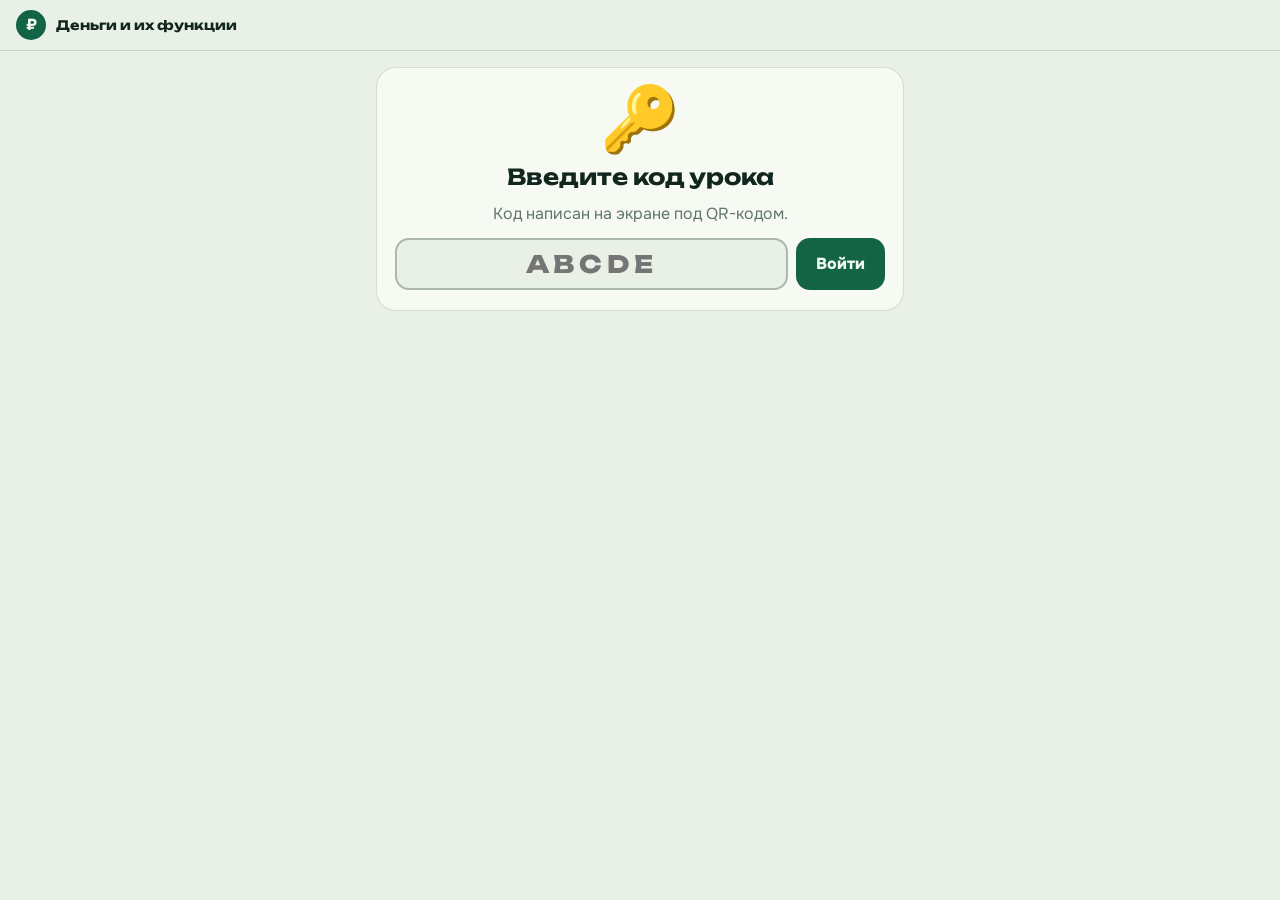
<file: docs/p.html>
<!doctype html>
<html lang="ru"><head><meta charset="utf-8"><meta name="viewport" content="width=device-width, initial-scale=1, viewport-fit=cover">
<title>Урок «Деньги и их функции»: голосование</title>
<meta name="theme-color" content="#136447">
<link rel="stylesheet" href="https://fonts.googleapis.com/css2?family=Unbounded:wght@500;600;700;800;900&family=Onest:wght@400;500;600;700;800&family=JetBrains+Mono:wght@500;600;700&display=swap">
<style>
/* Phone page: one big card at a time, thumb-sized buttons, same mint-banknote palette as the lesson */
:root{
  --bg:#E9F0E5; --surface:#F7FAF3; --surface-2:#ECF3E7; --ink:#10261E; --ink-2:#3A5148; --muted:#5F756A;
  --line:rgba(16,38,30,.14); --line-2:rgba(16,38,30,.28);
  --brand:#136447; --brand-2:#0B4430; --on-brand:#F2F8EE; --gold-2:#D9A928; --gold-ink:#231902;
  --ok:#0F8655; --bad:#CC3824; --team-a:#E07B00; --team-b:#0B8FB8;
  --font-display:"Unbounded","Arial Black","Segoe UI",system-ui,sans-serif;
  --font-body:"Onest","Segoe UI",system-ui,-apple-system,sans-serif;
  --cf-bg:var(--surface); --cf-bg2:var(--surface); --cf-ink:var(--ink); --cf-muted:var(--muted); --cf-line:var(--line-2);
  --cf-acc:var(--brand); --cf-acc-ink:var(--on-brand); --cf-good:var(--ok); --cf-evil:var(--bad);
  color-scheme:light;
}
@media (prefers-color-scheme: dark){
  :root:not([data-theme="light"]){
    --bg:#0A1511; --surface:#12241C; --surface-2:#172D23; --ink:#E6F0E7; --ink-2:#B2C5B9; --muted:#87A093;
    --line:rgba(230,240,231,.12); --line-2:rgba(230,240,231,.26);
    --brand:#3CC28E; --brand-2:#23936A; --on-brand:#05140D; --gold-2:#F2C752;
    --ok:#42D394; --bad:#FF6B57; --team-a:#FF9F1C; --team-b:#2EC4F1;
    color-scheme:dark;
  }
}
:root[data-theme="dark"]{
  --bg:#0A1511; --surface:#12241C; --surface-2:#172D23; --ink:#E6F0E7; --ink-2:#B2C5B9; --muted:#87A093;
  --line:rgba(230,240,231,.12); --line-2:rgba(230,240,231,.26);
  --brand:#3CC28E; --brand-2:#23936A; --on-brand:#05140D; --gold-2:#F2C752;
  --ok:#42D394; --bad:#FF6B57; --team-a:#FF9F1C; --team-b:#2EC4F1;
  color-scheme:dark;
}
*,*::before,*::after{box-sizing:border-box;margin:0;padding:0}
html,body{min-height:100%}
body{background:var(--bg);color:var(--ink);font-family:var(--font-body);font-size:16px;line-height:1.45;-webkit-font-smoothing:antialiased;-webkit-text-size-adjust:100%}
button{font:inherit;color:inherit}
.ph{min-height:100dvh;display:flex;flex-direction:column;padding-bottom:env(safe-area-inset-bottom,0px)}
.ph-top{position:sticky;top:0;z-index:2;display:flex;align-items:center;gap:10px;padding:10px 16px;padding-top:max(10px,env(safe-area-inset-top,0px));background:var(--bg);border-bottom:1px solid var(--line)}
.ph-logo{width:30px;height:30px;border-radius:50%;display:grid;place-items:center;background:var(--brand);color:var(--on-brand);font-weight:800}
.ph-title{font-family:var(--font-display);font-weight:700;font-size:13px;flex:1;min-width:0;white-space:nowrap;overflow:hidden;text-overflow:ellipsis}
.ph-net{font-size:12px;font-weight:700;color:var(--muted);white-space:nowrap}
.ph-net.ok{color:var(--ok)}
.ph-main{flex:1;width:min(560px,100%);margin:0 auto;padding:16px;display:flex;flex-direction:column;gap:14px}

h1{font-family:var(--font-display);font-weight:700;font-size:22px;line-height:1.2;text-wrap:balance}
.card{background:var(--surface);border:1px solid var(--line);border-radius:20px;padding:20px 18px;display:flex;flex-direction:column;gap:12px}
.center{text-align:center;align-items:center}
.muted{color:var(--muted)}
.small{font-size:13px}
.good{color:var(--ok)}
.bad{color:var(--bad)}
.big-e{font-size:64px;line-height:1}
.eyes{animation:look 3s ease-in-out infinite}
@keyframes look{0%,100%{transform:translateX(0)}30%{transform:translateX(-8px)}60%{transform:translateX(8px)}}
.spin{width:44px;height:44px;border-radius:50%;border:4px solid var(--line-2);border-top-color:var(--brand);animation:spin 1s linear infinite}
@keyframes spin{to{transform:rotate(360deg)}}

.btn{display:inline-flex;align-items:center;justify-content:center;flex-direction:column;gap:2px;min-height:48px;padding:10px 20px;border-radius:14px;border:0;background:var(--brand);color:var(--on-brand);font-weight:800;font-size:16px;cursor:pointer;-webkit-tap-highlight-color:transparent}
.btn.big{width:100%;min-height:56px;font-size:17px}
.btn.ghost{background:transparent;color:var(--ink);border:1.5px solid var(--line-2)}
.btn:disabled{opacity:.45;cursor:not-allowed}
.btn small{font-size:12px;font-weight:600;opacity:.85}
.btn.t0{background:var(--team-a);color:#1a0f00}
.btn.t1{background:var(--team-b);color:#001820}

.join{display:flex;gap:8px;width:100%}
.join input{flex:1;min-width:0;height:52px;border-radius:14px;border:2px solid var(--line-2);background:var(--bg);color:var(--ink);font:800 24px var(--font-display);text-align:center;letter-spacing:.2em;text-transform:uppercase}

/* poll */
.pp{display:flex;flex-direction:column;gap:14px}
.pp-sub{font-size:12px;font-weight:800;letter-spacing:.12em;text-transform:uppercase;color:var(--brand)}
.pp-q{font-size:21px}
.pp-opts{display:flex;flex-direction:column;gap:10px}
.pp-o{position:relative;overflow:hidden;display:flex;align-items:center;gap:10px;min-height:60px;padding:14px 16px;border-radius:16px;border:2px solid var(--line-2);background:var(--surface);text-align:left;font-weight:700;font-size:17px;line-height:1.3;cursor:pointer;-webkit-tap-highlight-color:transparent;transition:transform .1s,border-color .2s,background .2s}
.pp-o:active:not(:disabled){transform:scale(.98)}
.pp-o span{position:relative;flex:1}
.pp-o b{position:relative;font-size:14px;font-variant-numeric:tabular-nums}
.pp-o i{position:absolute;left:0;top:0;bottom:0;background:color-mix(in srgb,var(--brand) 16%,transparent)}
.pp-o.on{border-color:var(--brand);background:color-mix(in srgb,var(--brand) 12%,var(--surface))}
.pp-o.on::after{content:"✓";position:relative;font-weight:800;color:var(--brand)}
.pp-o.right{border-color:var(--ok);background:color-mix(in srgb,var(--ok) 16%,var(--surface))}
.pp-o.wrong{border-color:var(--bad);background:color-mix(in srgb,var(--bad) 12%,var(--surface))}
.pp-o.dim{opacity:.6}
.pp-o:disabled{cursor:default}
.pp-st{font-weight:700;text-align:center}

/* coffee battle */
.pg{display:flex;flex-direction:column;gap:12px}
.pg-team{display:flex;align-items:center;gap:10px;padding:10px 14px;border-radius:16px;background:var(--surface);border:2px solid var(--line)}
.pg-team.t0{border-color:var(--team-a)}
.pg-team.t1{border-color:var(--team-b)}
.pg-team>span{font-size:30px;line-height:1}
.pg-team div{flex:1;min-width:0;display:flex;flex-direction:column;line-height:1.2}
.pg-team small{font-size:11px;color:var(--muted);font-weight:700;text-transform:uppercase;letter-spacing:.08em}
.pg-money{font-family:var(--font-display);font-size:18px;font-variant-numeric:tabular-nums;white-space:nowrap}
.pg-news{display:flex;gap:12px;padding:14px;border-radius:16px;background:var(--surface-2)}
.pg-ne{font-size:40px;line-height:1}
.pg-news div{display:flex;flex-direction:column;gap:2px}
.pg-news small{font-size:11px;color:var(--muted);font-weight:700;text-transform:uppercase;letter-spacing:.08em}
.pg-news b{font-family:var(--font-display);font-size:17px}
.pg-news p{font-size:14px;color:var(--ink-2)}
.pg-facts{margin-top:4px}
.pg-facts b{font-family:var(--font-body);font-size:14px;color:var(--ink)}
#pform{background:var(--surface);border:1px solid var(--line);border-radius:20px;padding:16px 14px}
.pg-send{display:flex;flex-direction:column;gap:8px;position:sticky;bottom:0;padding:10px 0 12px;background:linear-gradient(transparent,var(--bg) 30%)}
.claim{display:flex;flex-direction:column;gap:10px;width:100%}
.score{display:flex;flex-direction:column;gap:8px;width:100%}
.score div{display:flex;justify-content:space-between;gap:10px;padding:10px 14px;border-radius:14px;background:var(--surface-2);font-weight:700}
.score .t0{border-left:5px solid var(--team-a)}
.score .t1{border-left:5px solid var(--team-b)}
.rows{display:flex;flex-direction:column;gap:6px}
.rows div{display:flex;justify-content:space-between;gap:10px;padding:8px 12px;border-radius:10px;background:var(--surface-2)}
.rows div.bad b{color:var(--bad)}
@media (prefers-reduced-motion:reduce){.eyes,.spin{animation:none}}
.pres.win{border:2px solid var(--ok)}
.pres-v{font-weight:800;font-size:17px}
.pres.win .pres-v{color:var(--ok)}
.pres-p{font-family:var(--font-display);font-weight:800;font-size:52px;line-height:1.05;white-space:nowrap}
.pres-p.up{color:var(--ok)}
.pres-p.down{color:var(--bad)}
.pres-o{padding-top:10px;border-top:1px solid var(--line);width:100%;color:var(--muted);font-size:14px}
.pres-hit{font-weight:700;color:var(--bad)}
.pres.win{animation:winGlow 1.6s ease-in-out 3}
.pres.hit{animation:pshake .5s ease 2}
.pres.win.hit{animation:pshake .5s ease 2,winGlow 1.6s ease-in-out 1s 3}
.big-e.drum{animation:drumHit .14s ease-in-out infinite}
.big-e.champ{font-size:84px;animation:champ 1.2s ease-in-out infinite}
@keyframes winGlow{50%{box-shadow:0 0 0 6px color-mix(in srgb,var(--ok) 30%,transparent),0 0 40px -6px var(--ok)}}
@keyframes pshake{20%{transform:translateX(-10px) rotate(-1deg)}40%{transform:translateX(8px) rotate(1deg)}60%{transform:translateX(-6px)}80%{transform:translateX(4px)}}
@keyframes drumHit{50%{transform:scale(1.08) rotate(-4deg)}}
@keyframes champ{50%{transform:translateY(-8px) scale(1.08) rotate(4deg)}}
/* emoji rain for the winners */
.party{position:fixed;inset:0;z-index:50;pointer-events:none;overflow:hidden}
.party i{position:absolute;top:-50px;font-style:normal;line-height:1;animation:fall linear both}
@keyframes fall{to{transform:translateY(calc(100vh + 80px)) rotate(540deg)}}
@media (prefers-reduced-motion:reduce){.pres.win,.pres.hit,.pres.win.hit,.big-e.drum,.big-e.champ{animation:none}}
/* homework */
.card.hw{gap:10px}
.card.hw.must{border:2px solid var(--brand)}
.hw-tag{align-self:flex-start;padding:4px 10px;border-radius:999px;background:var(--brand);color:var(--on-brand);font-size:11px;font-weight:800;letter-spacing:.1em;text-transform:uppercase}
.hw-tag.alt{background:var(--surface-2);color:var(--ink-2);border:1px solid var(--line)}
.hw-h{display:flex;align-items:center;gap:10px}
.hw-h span{font-size:36px;line-height:1}
.hw-ex{display:flex;flex-direction:column;gap:6px}
.hw-ex div{display:grid;grid-template-columns:minmax(0,1fr) auto;gap:2px 10px;padding:10px 12px;border-radius:12px;background:var(--surface-2)}
.hw-ex b{font-size:15px}
.hw-ex span{font-size:13px;color:var(--muted);white-space:nowrap;text-align:right}
.hw-ex em{grid-column:1/-1;font-style:normal;font-weight:700;font-size:14px;color:var(--brand)}
.hw-tip{padding:10px 12px;border-radius:12px;background:var(--surface-2);font-weight:600;font-size:15px}
/* ---------- coffee order form (phone + presenter's manual entry); colours come from --cf-* set by the page ---------- */
.cf{display:flex;flex-direction:column;gap:16px;color:var(--cf-ink);container-type:inline-size}
.cf-goal{margin:0;padding:8px 14px;border-radius:12px;background:color-mix(in srgb,var(--cf-acc) 12%,transparent);font-size:16px;line-height:1.35}
.cf-goal b{color:var(--cf-acc)}
.cf-sec{display:flex;flex-direction:column;gap:8px}
.cf-t{display:flex;align-items:center;gap:8px;font-weight:800;font-size:16px}
.cf-t i{font-style:normal;width:24px;height:24px;border-radius:50%;display:inline-grid;place-items:center;background:var(--cf-acc);color:var(--cf-acc-ink);font-size:13px;flex:none}
.cf-t em{font-style:normal;font-weight:600;color:var(--cf-muted)}
.cf button{font:inherit;color:inherit;cursor:pointer;-webkit-tap-highlight-color:transparent}
.cf button:disabled{cursor:not-allowed}
/* price − coffee = profit per cup */
.cf-note{display:flex;align-items:stretch;gap:8px;padding:8px;border-radius:14px;background:var(--cf-bg2);border:1px solid var(--cf-line)}
.cf-note>i{align-self:center;font-style:normal;font-weight:800;font-size:22px;color:var(--cf-muted)}
.cf-m{flex:1 1 0;min-width:0;display:flex;flex-direction:column;align-items:center;justify-content:center;gap:1px;padding:6px 4px;border-radius:10px;text-align:center}
.cf-m b{font-size:22px;font-weight:900;line-height:1.1;font-variant-numeric:tabular-nums;white-space:nowrap}
.cf-m small{font-size:12px;font-weight:700;line-height:1.2;color:var(--cf-muted)}
.cf-m.res{flex-grow:1.5;border:2px solid currentColor}
.cf-m.res small{color:inherit}
.cf-m.up{color:var(--cf-good);background:color-mix(in srgb,var(--cf-good) 14%,transparent)}
.cf-m.zero{color:var(--cf-muted)}
.cf-m.down{color:var(--cf-evil);background:color-mix(in srgb,var(--cf-evil) 14%,transparent)}
/* up to 10 prices: 5 per row on a phone, one row when there is room */
.cf-prices{display:grid;grid-template-columns:repeat(5,minmax(0,1fr));gap:6px}
.cf .cf-p{display:flex;align-items:center;justify-content:center;padding:10px 2px;border-radius:12px;border:2px solid var(--cf-line);background:var(--cf-bg2);font-size:18px;font-weight:800;font-variant-numeric:tabular-nums;white-space:nowrap}
.cf .cf-p.on{border-color:var(--cf-acc);background:color-mix(in srgb,var(--cf-acc) 18%,var(--cf-bg2))}
/* cards: help for you / harm for the rival; each card spells out what it does */
.cf-cards{display:grid;grid-template-columns:minmax(0,1fr);gap:10px}
.cf-col{display:flex;flex-direction:column;gap:6px;min-width:0}
.cf-g{font-size:12px;font-weight:800;letter-spacing:.06em;text-transform:uppercase}
.cf-col.good .cf-g{color:var(--cf-good)}
.cf-col.evil .cf-g{color:var(--cf-evil)}
.cf-c{display:grid;grid-template-columns:auto minmax(0,1fr);align-items:center;column-gap:10px;row-gap:1px;padding:7px 12px;border-radius:12px;border:2px solid var(--cf-line);background:var(--cf-bg2);text-align:left}
.cf-c span{grid-row:span 2;font-size:30px;line-height:1}
.cf-c b{font-size:17px;font-weight:800;line-height:1.2}
.cf-c small{font-size:18px;line-height:1.3;color:color-mix(in srgb,var(--cf-ink) 82%,transparent)}
.cf-c.on.good{border-color:var(--cf-good);background:color-mix(in srgb,var(--cf-good) 16%,var(--cf-bg2))}
.cf-c.on.evil{border-color:var(--cf-evil);background:color-mix(in srgb,var(--cf-evil) 16%,var(--cf-bg2))}
.cf-c:disabled:not(.on){opacity:.35}
.cf-c.used b{text-decoration:line-through}
@container (min-width:520px){
  .cf-prices{grid-template-columns:none;grid-auto-flow:column;grid-auto-columns:minmax(0,1fr)}
  .cf .cf-p{font-size:20px}
  .cf-note{justify-content:center;gap:14px}
  .cf-m{flex:0 0 auto;min-width:120px;padding:6px 18px}
  .cf-m.res{flex-grow:0;min-width:200px}
  .cf-m b{font-size:28px}
  .cf-m small{font-size:14px}
  .cf-note>i{font-size:28px}
  .cf-cards{grid-template-columns:repeat(2,minmax(0,1fr))}
}
</style>
</head><body>
<div class="ph">
  <header class="ph-top"><span class="ph-logo">₽</span><span class="ph-title">Деньги и их функции</span><span class="ph-net" id="net"></span></header>
  <main class="ph-main" id="main"></main>
</div>
<script>
/* ================= MQ: tiny MQTT 3.1.1 client over WebSocket (QoS 0 only) ================= */
/* Used by the presenter page and the phone page to talk through public brokers. */
const MQ = (() => {
  const enc = new TextEncoder(), dec = new TextDecoder();
  const u16 = n => [n >> 8 & 255, n & 255];
  const str = s => { const b = enc.encode(s); return [...u16(b.length), ...b]; };
  function varLen(n) { const out = []; do { let d = n % 128; n = Math.floor(n / 128); if (n) d |= 128; out.push(d); } while (n); return out; }
  function pkt(head, body) {
    const L = varLen(body.length), out = new Uint8Array(1 + L.length + body.length);
    out[0] = head; out.set(L, 1); out.set(body, 1 + L.length);
    return out;
  }
  function publishPkt(topic, payload, retain) {
    const t = str(topic), p = enc.encode(payload), body = new Uint8Array(t.length + p.length);
    body.set(t, 0); body.set(p, t.length);
    return pkt(0x30 | (retain ? 1 : 0), body);
  }

  function connect(url, o) {
    let ws = null, ok = false, tries = 0, ping = 0, buf = new Uint8Array(0), pid = 1;
    const topics = new Set(o.subs || []), queue = [];
    const nextId = () => (pid = pid % 65535 + 1);
    const send = b => { try { ws && ws.readyState === 1 && ws.send(b); } catch (e) {} };
    const sub = t => { if (ok) send(pkt(0x82, [...u16(nextId()), ...str(t), 0])); };

    function open() {
      try { ws = new WebSocket(url, 'mqtt'); } catch (e) { return retry(); }
      ws.binaryType = 'arraybuffer';
      ws.onopen = () => send(pkt(0x10, [...str('MQTT'), 4, 2, ...u16(60), ...str(o.id)]));
      ws.onmessage = e => { if (e.data instanceof ArrayBuffer) feed(new Uint8Array(e.data)); };
      ws.onerror = () => { try { ws.close(); } catch (e) {} };
      ws.onclose = () => {
        const was = ok; ok = false; ws = null; buf = new Uint8Array(0);
        clearInterval(ping);
        if (was) o.onState?.(false);
        retry();
      };
    }
    function retry() { setTimeout(open, Math.min(15000, 800 * 2 ** tries++) + Math.random() * 600); }
    function feed(chunk) {
      const b = new Uint8Array(buf.length + chunk.length); b.set(buf); b.set(chunk, buf.length); buf = b;
      while (buf.length >= 2) {
        let len = 0, mul = 1, i = 1, byte;
        do {
          if (i >= buf.length) return;
          byte = buf[i++]; len += (byte & 127) * mul; mul *= 128;
        } while (byte & 128 && i < 5);
        if (buf.length < i + len) return;
        handle(buf[0], buf.subarray(i, i + len));
        buf = buf.slice(i + len);
      }
    }
    function handle(h, p) {
      const type = h >> 4;
      if (type === 2) {                       // CONNACK
        if (p[1] !== 0) { try { ws.close(); } catch (e) {} return; }
        ok = true; tries = 0;
        topics.forEach(sub);
        while (queue.length) send(queue.shift());
        clearInterval(ping); ping = setInterval(() => send(new Uint8Array([0xC0, 0])), 25000);
        o.onState?.(true);
      } else if (type === 3) {                // PUBLISH
        const qos = h >> 1 & 3, tl = p[0] << 8 | p[1];
        const topic = dec.decode(p.subarray(2, 2 + tl));
        const body = dec.decode(p.subarray(2 + tl + (qos ? 2 : 0)));
        try { o.onMessage?.(topic, body); } catch (e) { console.error(e); }
      }
    }
    open();
    return {
      url,
      get ok() { return ok; },
      publish(t, s, retain) {
        const b = publishPkt(t, s, retain);
        if (ok) send(b); else { queue.push(b); if (queue.length > 20) queue.shift(); }
      },
      subscribe(t) { if (!topics.has(t)) { topics.add(t); sub(t); } },
      unsubscribe(t) { if (topics.delete(t) && ok) send(pkt(0xA2, [...u16(nextId()), ...str(t)])); }
    };
  }
  return { connect };
})();

const LIVE_NS = 'dengi-urok-v1';
const LIVE_BROKERS = ['wss://broker.emqx.io:8084/mqtt', 'wss://broker.hivemq.com:8884/mqtt'];
/* ================= COFFEE BATTLE: shared rules (presenter + phones) ================= */
const COFFEE = {
  START: 1000,
  PRICES: [30, 40, 50, 60, 70, 80, 90, 100, 110, 120],
  AD: 10, RUMOR: 10, DISCOUNT: 10, POWER_CAP: 20,
  TAX: .3,
  EMOJI: ['☕', '🧋', '🍩', '🥐', '🧁', '🍪', '🥤', '🍫'],
  CARDS: {
    ad:       { e:'📣', n:'Реклама',            good:true,  d:'К вам придут ещё 10 покупателей' },
    discount: { e:'🚚', n:'Скидка на зёрна',    good:true,  d:'Чашка обойдётся вам на 10 ₽ дешевле' },
    shield:   { e:'🛡️', n:'Охрана',             good:true,  d:'Пакости соперника не сработают' },
    rumor:    { e:'🪳', n:'Слух про таракана',  good:false, d:'10 его покупателей перейдут к вам' },
    tax:      { e:'🧾', n:'Налоговая проверка', good:false, d:'Соперник отдаст 30% выручки' },
    power:    { e:'🔌', n:'Отключили свет',     good:false, d:'Соперник продаст не больше 20 чашек' }
  },
  /* n — сколько человек захотят кофе (на обе кофейни), cost — во что обходится чашка, max — дороже никто не купит.
     Командам показывают только cost и текст новости: n и max они угадывают сами */
  EVENTS: {
    normal:   { e:'☕', t:'Обычный понедельник', n:60, cost:20, max:80,
                x:'Пары как всегда: обычный поток студентов, обычные кошельки.' },
    frost:    { e:'🥶', t:'Мороз −25°', n:90, cost:20, max:90,
                x:'Все хотят согреться. Покупателей намного больше обычного, за горячее готовы отдать чуть больше.' },
    session:  { e:'📚', t:'Сессия', n:120, cost:20, max:120,
                x:'Студенты не спят ночами. Кофе нужен всем, и за ценой никто не постоит.' },
    holidays: { e:'🏖️', t:'Каникулы', n:30, cost:20, max:60,
                x:'Колледж почти пустой, а у тех, кто пришёл, мало денег.' },
    beans:    { e:'📈', t:'Зёрна подорожали', n:60, cost:40, max:90,
                x:'Кофе везут из Бразилии и платят за него долларами. Доллар вырос — чашка теперь обходится в 40 ₽. Студенты слышали про подорожание и готовы платить немного больше.' },
    rain:     { e:'🌧️', t:'Ливень', n:42, cost:20, max:80,
                x:'Никто не хочет выходить из здания. Покупателей меньше обычного.' },
    stipend:  { e:'💸', t:'Пришла стипендия', n:72, cost:20, max:110,
                x:'У студентов появились деньги. Покупателей больше, и дорогой кофе их не пугает.' },
    blogger:  { e:'📱', t:'Блогер против кофе', n:42, cost:20, max:60,
                x:'Популярный блогер сказал, что кофе вреден. Покупателей меньше, и платить много никто не хочет.' },
    cups:     { e:'🥤', t:'Оптовая скидка', n:60, cost:10, max:80,
                x:'Поставщик устроил распродажу зёрен и стаканчиков. Чашка обходится всего в 10 ₽.' },
    festival: { e:'🎉', t:'День студента', n:90, cost:20, max:100,
                x:'Праздник! В колледже концерт, кофе хотят почти все.' }
  }
};
/* the one market rule: the cheaper shop gets 2 of every 3 people, equal prices split in half */
const coffeeSplit = (n, mine, theirs) => mine < theirs ? Math.round(n * 2 / 3) : mine > theirs ? n - Math.round(n * 2 / 3) : n / 2;

/* ---------- order form: the same on the captain's phone and in the presenter's manual-entry window ---------- */
/* t: { cards:{id:true|false} }  ev: { cost }  init: last order  on: { change(order) } */
function coffeeForm(host, t, ev, init, on) {
  const C = COFFEE;
  const o = { price: 60, card: null };
  if (init) ['price', 'card'].forEach(k => { if (k in init) o[k] = init[k]; });
  const fix = () => { if (o.card && !t.cards[o.card]) o.card = null; };
  function render() {
    fix();
    const ids = Object.keys(C.CARDS), unit = ev.cost - (o.card === 'discount' ? C.DISCOUNT : 0);
    const card = id => {
      const c = C.CARDS[id], used = !t.cards[id];
      return `<button type="button" class="cf-c ${c.good ? 'good' : 'evil'} ${o.card === id ? 'on' : ''} ${used ? 'used' : ''}" data-card="${id}" ${used ? 'disabled' : ''}><span>${c.e}</span><b>${c.n}</b><small>${used ? 'Уже сыграна' : c.d}</small></button>`;
    };
    const col = (good, title) => `<div class="cf-col ${good ? 'good' : 'evil'}"><span class="cf-g">${title}</span>${ids.filter(id => C.CARDS[id].good === good).map(card).join('')}</div>`;
    const left = o.price - unit;
    /* price − coffee = what each cup leaves, as a sum the class can read from the back row */
    const res = left > 0 ? ['up', `${left} ₽`, 'останется с чашки'] : left === 0 ? ['zero', '0 ₽', 'с чашки ничего'] : ['down', `−${-left} ₽`, 'убыток с чашки'];
    const note = `<span class="cf-m"><b>${o.price} ₽</b><small>цена</small></span><i>−</i><span class="cf-m"><b>${unit} ₽</b><small>кофе</small></span><i>=</i><span class="cf-m res ${res[0]}"><b>${res[1]}</b><small>${res[2]}</small></span>`;
    host.innerHTML = `<div class="cf">
      <p class="cf-goal">Выберите <b>цену чашки</b>. Карту можно не брать.</p>
      <div class="cf-sec"><div class="cf-t"><i>1</i><span>Цена чашки <em>· сколько готовы платить покупатели, решайте сами</em></span></div>
        <div class="cf-prices">${C.PRICES.map(p => `<button type="button" class="cf-p ${p === o.price ? 'on' : ''}" data-p="${p}">${p} ₽</button>`).join('')}</div>
        <div class="cf-note">${note}</div></div>
      <div class="cf-sec"><div class="cf-t"><i>2</i><span>Карта <em>· по желанию, каждая — один раз за игру</em></span></div>
        <div class="cf-cards">${col(true, 'Помощь себе')}${col(false, 'Пакость сопернику')}</div></div>
    </div>`;
  }
  host.addEventListener('click', e => {
    const b = e.target.closest('button'); if (!b || b.disabled || !host.contains(b)) return;
    if (b.dataset.p) o.price = +b.dataset.p;
    else if (b.dataset.card) o.card = o.card === b.dataset.card ? null : b.dataset.card;
    else return;
    render(); on.change?.({ ...o });
  });
  render();
  return {
    get value() { fix(); return { ...o }; },
    update(nt, nev) { t = nt; if (nev) ev = nev; render(); }
  };
}
/* ================= PHONE: the student's screen ================= */
const $ = (s, r = document) => r.querySelector(s);
const esc = s => String(s).replace(/[&<>"]/g, c => ({ '&':'&amp;', '<':'&lt;', '>':'&gt;', '"':'&quot;' }[c]));
const fmt = n => (n < 0 ? '−' : '') + String(Math.abs(Math.round(n))).replace(/\B(?=(\d{3})+(?!\d))/g, ' ');
const plural = (n, one, few, many) => { n = Math.abs(n) % 100; const d = n % 10; if (n > 10 && n < 20) return many; if (d > 1 && d < 5) return few; if (d === 1) return one; return many; };
const ls = {
  get(k) { try { return localStorage.getItem('dengi-p:' + k); } catch (e) { return null; } },
  set(k, v) { try { localStorage.setItem('dengi-p:' + k, v); } catch (e) {} }
};

let cid = ls.get('cid');
if (!/^p[a-z0-9]{8,24}$/.test(cid || '')) { cid = 'p' + Math.random().toString(36).slice(2, 10) + Date.now().toString(36).slice(-4); ls.set('cid', cid); }
const readCode = () => (location.hash.slice(1) || '').toUpperCase().replace(/[^A-Z0-9]/g, '').slice(0, 5);
let code = readCode(), S = null, lastTs = 0, nonce = 0, t0 = Date.now(), lastPoll = '';
let votes = {}; try { votes = JSON.parse(ls.get('votes') || '{}') || {}; } catch (e) {}
let viewer = ls.get('viewer') === '1';
let form = null, formKey = '', sentOid = null, dirty = false;
const main = $('#main');
const tS = () => `${LIVE_NS}/${code}/s`, tI = () => `${LIVE_NS}/${code}/i`;

/* ---------- connection ---------- */
const conns = [];
function onMessage(topic, payload) {
  if (topic !== tS()) return;
  if (payload === '') { S = { mode:'gone' }; lastTs = 0; return render(); }
  let m; try { m = JSON.parse(payload); } catch (e) { return; }
  if (!m || m.v !== 1 || typeof m.ts !== 'number' || m.ts < lastTs) return;
  lastTs = m.ts; S = m; render();
}
function send(t, data) {
  const n = Date.now().toString(36) + (++nonce);
  const msg = JSON.stringify({ c: cid, n, t, ...data });
  conns.forEach(c => c.publish(tI(), msg, false));
  return n;
}
function hi() {
  const p = S && S.mode === 'poll' && S.poll;
  send('hi', p && votes[p.id] ? { p: p.id, k: votes[p.id] } : {});
}
function connect() {
  if (conns.length || !code) return;
  LIVE_BROKERS.forEach((url, k) => conns.push(MQ.connect(url, {
    id: cid.slice(0, 14) + k + Math.random().toString(36).slice(2, 6), subs: [tS()], onMessage,
    onState: ok => { net(); if (ok) hi(); }
  })));
  setInterval(hi, 15000);
  setInterval(() => { if (!S) render(); net(); }, 3000);
}
function net() {
  const up = conns.some(c => c.ok);
  const el = $('#net');
  el.textContent = !code ? '' : up ? '● на связи' : '○ подключаемся…';
  el.className = 'ph-net ' + (up ? 'ok' : '');
}
window.addEventListener('hashchange', () => {
  const c = readCode(); if (!c || c === code) return;
  conns.forEach(k => k.unsubscribe(tS()));
  code = c; S = null; lastTs = 0;
  conns.length ? conns.forEach(k => k.subscribe(tS())) : connect();
  render();
});

/* ---------- screens ---------- */
function join() {
  main.innerHTML = `<div class="card center">
    <div class="big-e">🔑</div>
    <h1>Введите код урока</h1>
    <p class="muted">Код написан на экране под QR-кодом.</p>
    <form id="joinF" class="join"><input id="joinIn" maxlength="5" autocomplete="off" autocapitalize="characters" placeholder="ABCDE" aria-label="Код урока"><button class="btn">Войти</button></form>
  </div>`;
  $('#joinF').addEventListener('submit', e => { e.preventDefault(); const v = $('#joinIn').value.toUpperCase().replace(/[^A-Z0-9]/g, ''); if (v.length === 5) location.hash = v; });
}
function waiting() {
  const slow = Date.now() - t0 > 9000;
  main.innerHTML = `<div class="card center"><div class="spin"></div>
    <h1>${slow ? 'Ищем урок…' : 'Подключаемся…'}</h1>
    <p class="muted">${slow ? 'Проверьте интернет. Если ведущий ещё не открыл урок, страница подключится сама, как только он начнёт.' : 'Секунду.'}</p>
    <p class="muted small">Код урока: <b>${esc(code)}</b></p></div>`;
}
function idle(gone) {
  main.innerHTML = gone
    ? `<div class="card center"><div class="big-e">🔄</div><h1>Ведущий сменил код</h1><p class="muted">Отсканируйте новый QR-код с экрана.</p></div>`
    : `<div class="card center"><div class="big-e eyes">👀</div><h1>Смотрите на экран</h1><p class="muted">Когда ведущий откроет вопрос, голосование появится здесь само. Страницу можно не закрывать.</p></div>`;
}
function poll(p) {
  if (p.id !== lastPoll) { lastPoll = p.id; try { navigator.vibrate && navigator.vibrate(40); } catch (e) {} }
  const mine = votes[p.id], total = p.tally ? Object.values(p.tally).reduce((a, b) => a + b, 0) : 0;
  const right = p.opts.find(o => o.k === p.answer);
  let st = mine ? '✓ Голос принят. Можно передумать, пока не открыли ответ.' : 'Выберите вариант 👇';
  if (p.rev && p.answer) st = mine === p.answer ? '🎉 Вы угадали!' : mine ? `Мимо! Правильный ответ: ${esc(right ? right.t : '')}` : `Правильный ответ: ${esc(right ? right.t : '')}`;
  main.innerHTML = `<div class="pp ${p.rev ? 'rev' : ''}">
    <p class="pp-sub">${esc(p.sub || 'Голосование')}</p>
    <h1 class="pp-q">${esc(p.q)}</h1>
    <div class="pp-opts">${p.opts.map(o => {
      let cls = mine === o.k ? 'on' : '';
      if (p.rev && p.answer) cls += o.k === p.answer ? ' right' : mine === o.k ? ' wrong' : ' dim';
      const pct = total ? Math.round((p.tally[o.k] || 0) / total * 100) : 0;
      return `<button class="pp-o ${cls}" data-k="${esc(o.k)}" ${p.rev ? 'disabled' : ''}>${p.rev && total ? `<i style="width:${pct}%"></i>` : ''}<span>${esc(o.t)}</span>${p.rev && total ? `<b>${pct}%</b>` : ''}</button>`;
    }).join('')}</div>
    <p class="pp-st ${p.rev && p.answer ? (mine === p.answer ? 'good' : 'bad') : ''}">${st}</p>
    ${p.n ? `<p class="muted small center">Уже проголосовали: ${p.n}</p>` : ''}
  </div>`;
}
main.addEventListener('click', e => {
  const o = e.target.closest('.pp-o'); if (!o || o.disabled || !S || !S.poll) return;
  const id = S.poll.id, k = o.dataset.k;
  votes[id] = k; ls.set('votes', JSON.stringify(votes));
  send('vote', { p: id, k });
  setTimeout(() => { if (votes[id] === k) send('vote', { p: id, k }); }, 1500);
  poll(S.poll);
});

/* ---------- coffee battle ---------- */
function game(g) {
  const me = g.teams.findIndex(t => t.cap === cid);
  if (me < 0) { form = null; formKey = ''; return viewer ? watch(g) : claim(g); }
  const t = g.teams[me];
  const head = `<div class="pg-team t${me}"><span>${t.emoji}</span><div><small>Телефон команды</small><b>${esc(t.name)}</b></div><b class="pg-money">${fmt(t.money)} ₽</b></div>`;
  if (g.phase === 'orders') {
    const key = `${g.round}:${me}`;
    if (formKey !== key) {
      formKey = key; sentOid = null; dirty = false;
      main.innerHTML = `<div class="pg">
        <div id="pgHead"></div>
        <div class="pg-news"><span class="pg-ne">${g.ev.e}</span><div><small>Раунд ${g.round} из ${g.rounds}</small><b>${esc(g.ev.t)}</b><p>${esc(g.ev.x)}</p><p class="pg-facts">☕ Чашка обходится в <b>${g.ev.cost} ₽</b>. Сколько придёт людей и сколько они готовы платить, догадайтесь по новости.</p></div></div>
        <div id="pform"></div>
        <div class="pg-send"><button class="btn big" id="pSend">Отправить решение</button><p id="pSt" class="muted center"></p></div>
      </div>`;
      form = coffeeForm($('#pform'), t, g.ev, null, {
        change() { dirty = true; status(g.teams[me]); }
      });
      $('#pSend').addEventListener('click', () => {
        const v = form.value; sentOid = send('order', { team: me, ...v }); dirty = false; status(S.game.teams[me]);
        setTimeout(() => { if (sentOid && S.game.teams[me].oid !== sentOid) sentOid = send('order', { team: me, ...form.value }); }, 2500);
      });
    } else form.update(t, g.ev);
    $('#pgHead').innerHTML = head;
    return status(t);
  }
  form = null; formKey = '';
  if (g.phase === 'lobby') {
    main.innerHTML = `<div class="pg">${head}<div class="card center"><div class="big-e">${t.emoji}</div><h1>Телефон подключён!</h1><p class="muted">Ждём начала игры. В каждом раунде команда вместе выбирает цену чашки и отправляет решение с этого телефона.</p><button class="btn ghost" id="pUncap">Сменить команду</button></div></div>`;
    $('#pUncap').addEventListener('click', () => send('uncap', {}));
  } else if (g.phase === 'reveal' && t.res) {
    /* the projector plays the show first; the phone keeps the result until it ends */
    const key = 'r' + g.round;
    if (revealKey !== key) { revealKey = key; revealAt = Date.now() + (g.show || 0); }
    clearTimeout(revealTimer);
    if (Date.now() < revealAt) {
      revealTimer = setTimeout(render, revealAt - Date.now() + 50);
      main.innerHTML = `<div class="card center"><div class="big-e drum">🥁</div><h1>Вскрываем решения!</h1><p class="muted">Смотрите на экран: там сейчас покажут цены и карты. Результат появится здесь.</p></div>`;
      return;
    }
    const r = t.res, o = g.teams[1 - me].res, bad = r.hit && COFFEE.CARDS[r.hit];
    const v = !o || r.profit === o.profit ? 0 : r.profit > o.profit ? 1 : -1;
    const sg = n => (n >= 0 ? '+' : '−') + fmt(Math.abs(n)) + '&nbsp;₽';
    main.innerHTML = `<div class="pg">${head}<div class="card center pres ${v > 0 ? 'win' : ''} ${bad && partyKey !== key ? 'hit' : ''}">
      <p class="pres-v">${v > 0 ? '🎉 Вы заработали больше соперника' : v < 0 ? 'Соперник заработал больше' : 'В этом раунде ничья'}</p>
      <div class="pres-p ${r.profit >= 0 ? 'up' : 'down'}">${sg(r.profit)}</div>
      <p>${r.sold} ${plural(r.sold, 'чашка', 'чашки', 'чашек')} × ${r.price - r.unit} ₽ с чашки${r.tax ? ` − ${fmt(r.tax)} ₽ налог` : ''}</p>
      <p class="muted">Цена ${r.price} ₽, кофе обошёлся в ${r.unit} ₽</p>
      ${r.over ? '<p class="pres-hit">😬 Слишком дорого: по такой цене сегодня никто не покупал</p>' : ''}
      ${bad ? `<p class="pres-hit">😈 Пакость соперника: ${bad.e} ${bad.n}</p>` : ''}
      ${o ? `<p class="pres-o">У соперника: <b>${sg(o.profit)}</b></p>` : ''}
    </div></div>`;
    if (partyKey !== key) { partyKey = key; if (v > 0) party(['🎉', '💰', '🪙', t.emoji]); else if (bad) buzz([90, 60, 90]); }
  } else if (g.phase === 'over') {
    const win = g.winner === me, draw = g.winner === -1;
    main.innerHTML = `<div class="pg">${head}<div class="card center ${win ? 'pres win' : ''}"><div class="big-e ${win ? 'champ' : ''}">${draw ? '🤝' : win ? '🏆' : '🥈'}</div>
      <h1>${draw ? 'Ничья!' : win ? 'Ваша кофейня победила!' : 'Второе место'}</h1>
      <p class="muted">В кассе в конце игры: <b>${fmt(t.final)}&nbsp;₽</b></p></div></div>`;
    if (partyKey !== 'over') { partyKey = 'over'; if (win) { party(['🏆', '🎉', '💰', '🥳', '🪙', t.emoji], 46); setTimeout(() => party(['🎊', '⭐', '💰'], 30), 1400); } }
  } else watch(g);
}
let revealKey = '', revealAt = 0, revealTimer = 0, partyKey = '';
const buzz = p => { try { navigator.vibrate && navigator.vibrate(p); } catch (e) {} };
/* emoji rain over the whole phone screen */
function party(set, n = 30) {
  buzz([60, 40, 140]);
  if (matchMedia('(prefers-reduced-motion: reduce)').matches) return;
  const box = document.createElement('div');
  box.className = 'party';
  box.innerHTML = Array.from({ length: n }, (_, k) => `<i style="left:${(Math.random() * 96).toFixed(1)}%;font-size:${22 + Math.round(Math.random() * 20)}px;animation-delay:${(Math.random() * .9).toFixed(2)}s;animation-duration:${(1.8 + Math.random() * 1.5).toFixed(2)}s">${set[k % set.length]}</i>`).join('');
  document.body.appendChild(box);
  setTimeout(() => box.remove(), 4500);
}
function status(t) {
  const el = $('#pSt'); if (!el) return;
  if (sentOid && t.oid === sentOid && !dirty) el.innerHTML = '<b class="good">✅ Решение принято.</b> Можно поменять и отправить снова, пока ведущий не вскрыл решения.';
  else if (sentOid && dirty) el.textContent = 'Есть изменения — нажмите «Отправить решение» ещё раз.';
  else if (sentOid) el.textContent = 'Отправляем…';
  else el.textContent = t.ready ? 'Решение уже отправлено с другого устройства или ведущим.' : 'Соперники не видят ваше решение.';
}
/* the homework, so nobody has to copy it from the screen */
function homework(h) {
  const m = h.must, x = h.extra;
  main.innerHTML = `<div class="pp">
    <p class="pp-sub">Домашнее задание</p>
    <div class="card hw must"><span class="hw-tag">Обязательно для всех</span>
      <div class="hw-h"><span>${m.e}</span><h1>${esc(m.t)}</h1></div>
      <p>${esc(m.x)}</p>
      <div class="hw-ex">${m.ex.map(([w, s, d, f]) => `<div><b>${esc(w)}</b><span>${esc(s)} · ${esc(d)}</span><em>${esc(f)}</em></div>`).join('')}<p class="muted small">…и ещё три своих</p></div>
      <p class="muted small">Функции: ${h.funcs.map(esc).join(' · ')}</p>
    </div>
    <div class="card hw"><span class="hw-tag alt">По желанию</span>
      <div class="hw-h"><span>${x.e}</span><h1>${esc(x.t)}</h1></div>
      <p>${esc(x.x)}</p>
      <p class="hw-tip">💡 ${esc(x.tip)}</p>
    </div>
    <button class="btn big" id="hwCopy">📋 Скопировать задание</button>
    <p class="muted small center" id="hwSt">Или сделайте скриншот экрана.</p>
  </div>`;
  $('#hwCopy').addEventListener('click', async () => {
    const text = `Домашнее задание по теме «Деньги и их функции»\n\nОбязательно: ${m.t}. ${m.x}\nПример: ${m.ex.map(([w, s, d, f]) => `${w}, ${s}, ${d} — ${f}`).join('; ')}.\n\nПо желанию: ${x.t}. ${x.x}`;
    let ok = false;
    try { await navigator.clipboard.writeText(text); ok = true; } catch (e) {}
    $('#hwSt').innerHTML = ok ? '<b class="good">✅ Скопировано.</b> Вставьте в заметки или в чат.' : 'Не получилось скопировать. Сделайте скриншот экрана.';
  });
}
function claim(g) {
  main.innerHTML = `<div class="card center"><div class="big-e">☕</div><h1>Битва кофеен</h1>
    <p class="muted">У каждой команды один телефон. За какую кофейню играет этот?</p>
    <div class="claim">${g.teams.map((t, i) => `<button class="btn big t${i}" data-claim="${i}" ${t.cap ? 'disabled' : ''}>${t.emoji} Мы — «${esc(t.name)}»${t.cap ? '<small>у команды уже есть телефон</small>' : ''}</button>`).join('')}</div>
    <button class="btn ghost" id="pWatch">Я просто смотрю 👀</button></div>`;
}
function watch(g) {
  main.innerHTML = `<div class="card center"><div class="big-e eyes">👀</div><h1>Смотрите на экран</h1>
    ${g.ev && g.phase !== 'over' ? `<p class="muted">Раунд ${g.round}: ${g.ev.e} ${esc(g.ev.t)}</p>` : ''}
    <div class="score">${g.teams.map((t, i) => `<div class="t${i}"><span>${t.emoji} ${esc(t.name)}</span><b>${fmt(g.phase === 'over' ? t.final : t.money)} ₽</b></div>`).join('')}</div>
    <button class="btn ghost" id="pBeCap">Выбрать команду</button></div>`;
}
main.addEventListener('click', e => {
  const c = e.target.closest('[data-claim]');
  if (c && !c.disabled) { viewer = false; ls.set('viewer', '0'); send('cap', { team: +c.dataset.claim }); c.textContent = 'Подключаем…'; setTimeout(render, 4000); }
  if (e.target.closest('#pWatch')) { viewer = true; ls.set('viewer', '1'); render(); }
  if (e.target.closest('#pBeCap')) { viewer = false; ls.set('viewer', '0'); render(); }
});

function render() {
  net();
  if (!code) return join();
  connect();
  if (!S) return waiting();
  if (S.mode === 'gone') return idle(true);
  if (S.mode !== 'game') { form = null; formKey = ''; }
  if (S.mode === 'poll' && S.poll) return poll(S.poll);
  if (S.mode === 'hw' && S.hw) return homework(S.hw);
  if (S.mode === 'game' && S.game) return game(S.game);
  idle();
}

/* keep the screen awake during the lesson, where the browser allows it */
document.addEventListener('click', () => { try { navigator.wakeLock && navigator.wakeLock.request('screen').catch(() => {}); } catch (e) {} }, { once: true });
render();
</script>
</body></html>
</file>
